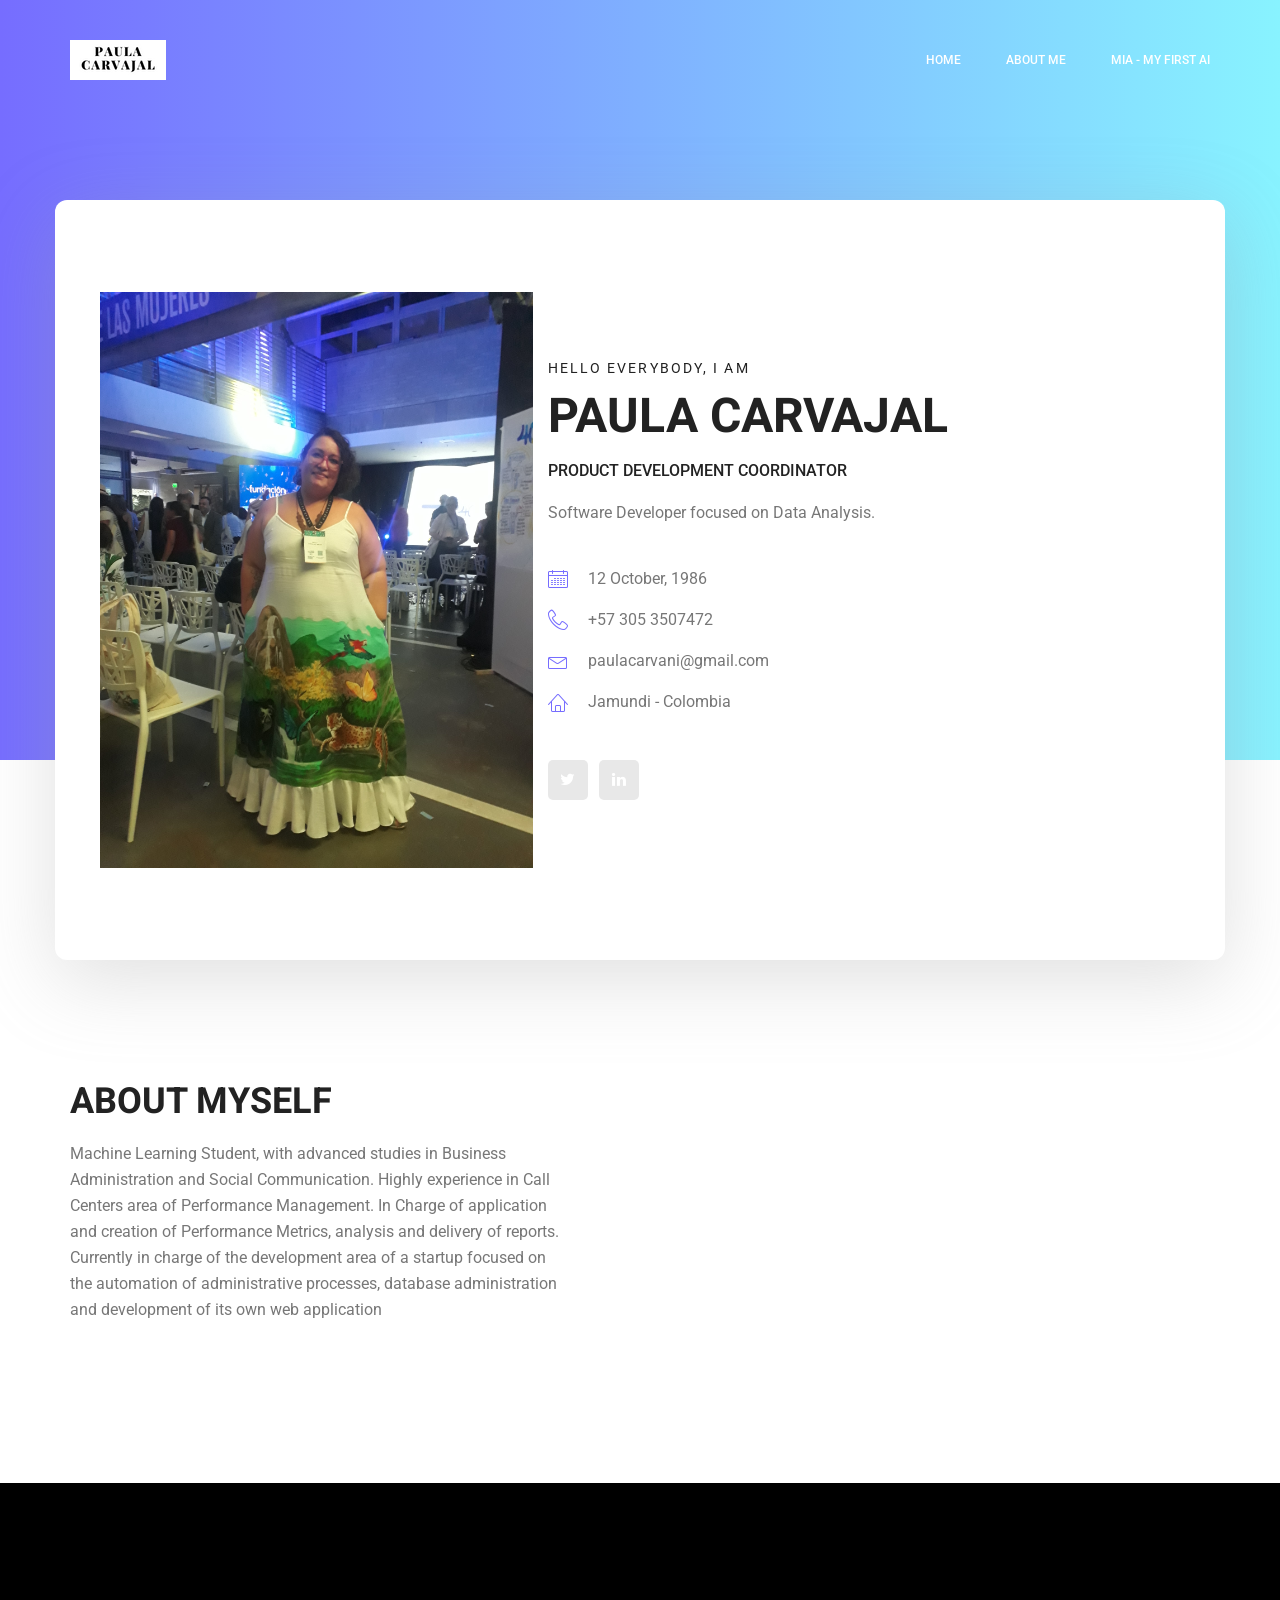
<file: index.html>
<!doctype html>
<html lang="en">
    <head>
        <!-- Required meta tags -->
        <meta charset="utf-8">
        <meta name="viewport" content="width=device-width, initial-scale=1, shrink-to-fit=no">
        <link rel="icon" href="img/favicon.png" type="image/png">
        <title>Paula Carvajal</title>
        <!-- Bootstrap CSS -->
        <link rel="stylesheet" href="css/bootstrap.css">
        <link rel="stylesheet" href="vendors/linericon/style.css">
        <link rel="stylesheet" href="css/font-awesome.min.css">
        <link rel="stylesheet" href="vendors/owl-carousel/owl.carousel.min.css">
        <link rel="stylesheet" href="vendors/lightbox/simpleLightbox.css">
        <link rel="stylesheet" href="vendors/nice-select/css/nice-select.css">
        <link rel="stylesheet" href="vendors/animate-css/animate.css">
        <link rel="stylesheet" href="vendors/popup/magnific-popup.css">
        <link rel="stylesheet" href="vendors/flaticon/flaticon.css">
        <!-- main css -->
        <link rel="stylesheet" href="css/style.css">
        <link rel="stylesheet" href="css/responsive.css">
    </head>
    <body>
        
        <!--================Header Menu Area =================-->
        <header class="header_area">
            <div class="main_menu">
            	<nav class="navbar navbar-expand-lg navbar-light">
					<div class="container box_1620">
						<!-- Brand and toggle get grouped for better mobile display -->
						<a class="navbar-brand logo_h" href="index.html"><img src="img/logo.png" alt=""></a>
						<button class="navbar-toggler" type="button" data-toggle="collapse" data-target="#navbarSupportedContent" aria-controls="navbarSupportedContent" aria-expanded="false" aria-label="Toggle navigation">
							<span class="icon-bar"></span>
							<span class="icon-bar"></span>
							<span class="icon-bar"></span>
						</button>
						<!-- Collect the nav links, forms, and other content for toggling -->
						<div class="collapse navbar-collapse offset" id="navbarSupportedContent">
							<ul class="nav navbar-nav menu_nav ml-auto">
								<li class="nav-item active"><a class="nav-link" href="index.html">Home</a></li> 
								<li class="nav-item"><a class="nav-link" href="about-us.html">About Me</a></li> 
								<li class="nav-item"><a class="nav-link" href="mia.html">MIA - My First AI</a></li> 
							</ul>
						</div> 
					</div>
            	</nav>
            </div>
        </header>
        <!--================Header Menu Area =================-->
        
        <!--================Home Banner Area =================-->
        <section class="home_banner_area">
           	<div class="container box_1620">
           		<div class="banner_inner d-flex align-items-center">
					<div class="banner_content">
						<div class="media">
							<div class="col-lg-5">
								<img class="img-fluid" src="img/personal-2.jpg" alt="">
							</div>
							<div class="media-body">
								<div class="personal_text">
									<h6>Hello Everybody, i am</h6>
									<h3>Paula Carvajal</h3>
									<h4>Product Development Coordinator</h4>
									<p>Software Developer focused on Data Analysis.</p>
									<ul class="list basic_info">
										<li><a href="#"><i class="lnr lnr-calendar-full"></i> 12 October, 1986</a></li>
										<li><a href="#"><i class="lnr lnr-phone-handset"></i> +57 305 3507472</a></li>
										<li><a href="#"><i class="lnr lnr-envelope"></i> paulacarvani@gmail.com</a></li>
										<li><a href="#"><i class="lnr lnr-home"></i> Jamundi - Colombia</a></li>
									</ul>
									<ul class="list personal_social">
										<li><a href="https://twitter.com/paulacarvani"><i class="fa fa-twitter"></i></a></li>
										<li><a href="https://www.linkedin.com/in/paulacarvani/"><i class="fa fa-linkedin"></i></a></li>
									</ul>
								</div>
							</div>
						</div>
					</div>
				</div>
            </div>
        </section>
        <!--================End Home Banner Area =================-->
        
        <!--================Welcome Area =================-->
        <section class="welcome_area p_120">
        	<div class="container">
        		<div class="row welcome_inner">
        			<div class="col-lg-6">
        				<div class="welcome_text">
        					<h4>About Myself</h4>
        					<p>Machine Learning Student, with advanced studies in Business Administration and Social
								Communication. Highly experience in Call Centers area of Performance Management. In Charge of application and
								creation of Performance Metrics, analysis and delivery of reports. Currently in charge of the development area of a
								startup focused on the automation of administrative processes, database administration and development of its own
								web application</p>
        				</div>
        			</div>
        		</div>
        	</div>
        </section>
        <!--================End Welcome Area =================-->
        

<!--================Footer Area =================-->
<footer class="footer_area p_120">
	<div class="container">
		<div class="row footer_inner">
			<div class="col-lg-5 col-sm-6">
			</div>
		</div>
	</div>
</footer>
<!--================End Footer Area =================-->
        
        
        
        
        
        
        <!-- Optional JavaScript -->
        <!-- jQuery first, then Popper.js, then Bootstrap JS -->
        <script src="js/jquery-3.3.1.min.js"></script>
        <script src="js/popper.js"></script>
        <script src="js/bootstrap.min.js"></script>
        <script src="js/stellar.js"></script>
        <script src="vendors/lightbox/simpleLightbox.min.js"></script>
        <script src="vendors/nice-select/js/jquery.nice-select.min.js"></script>
        <script src="vendors/isotope/imagesloaded.pkgd.min.js"></script>
        <script src="vendors/isotope/isotope.pkgd.min.js"></script>
        <script src="vendors/owl-carousel/owl.carousel.min.js"></script>
        <script src="vendors/popup/jquery.magnific-popup.min.js"></script>
        <script src="js/jquery.ajaxchimp.min.js"></script>
        <script src="vendors/counter-up/jquery.waypoints.min.js"></script>
        <script src="vendors/counter-up/jquery.counterup.min.js"></script>
        <script src="js/mail-script.js"></script>
        <script src="js/theme.js"></script>
    </body>
</html>
</file>
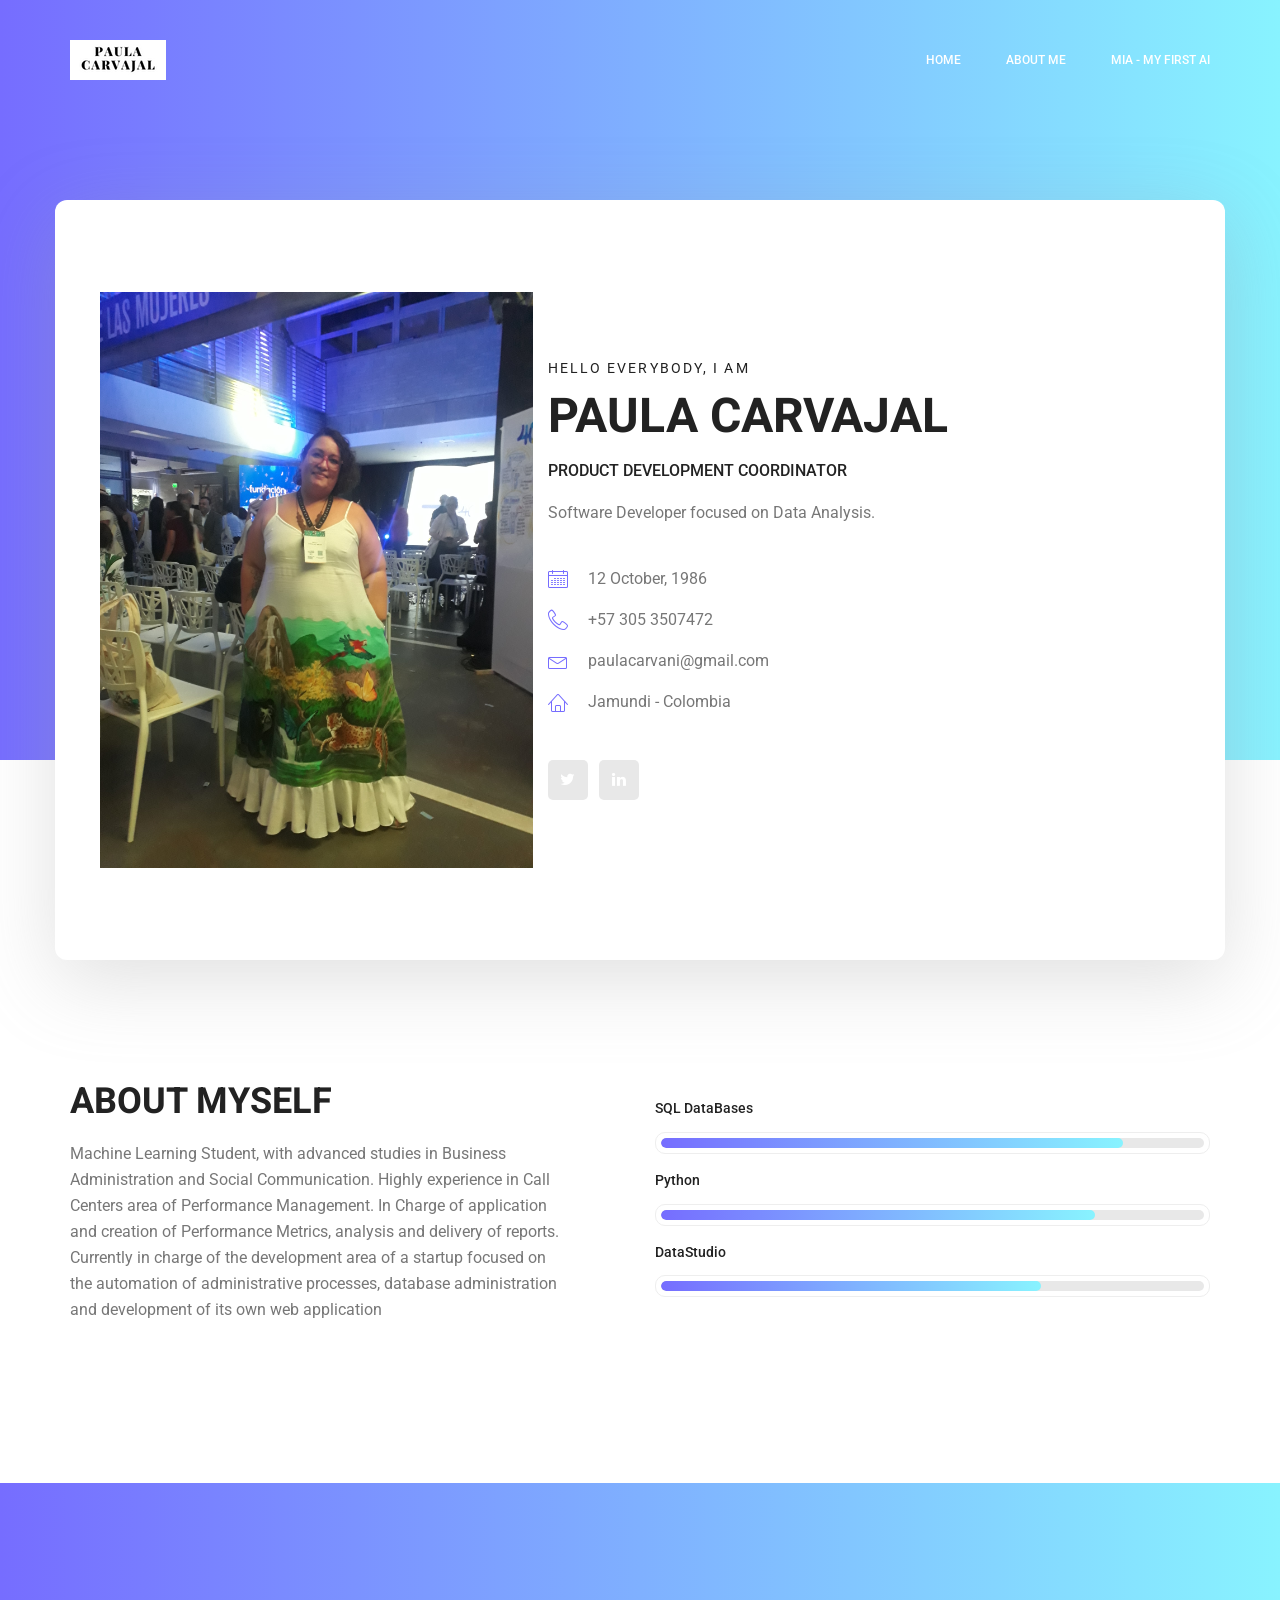
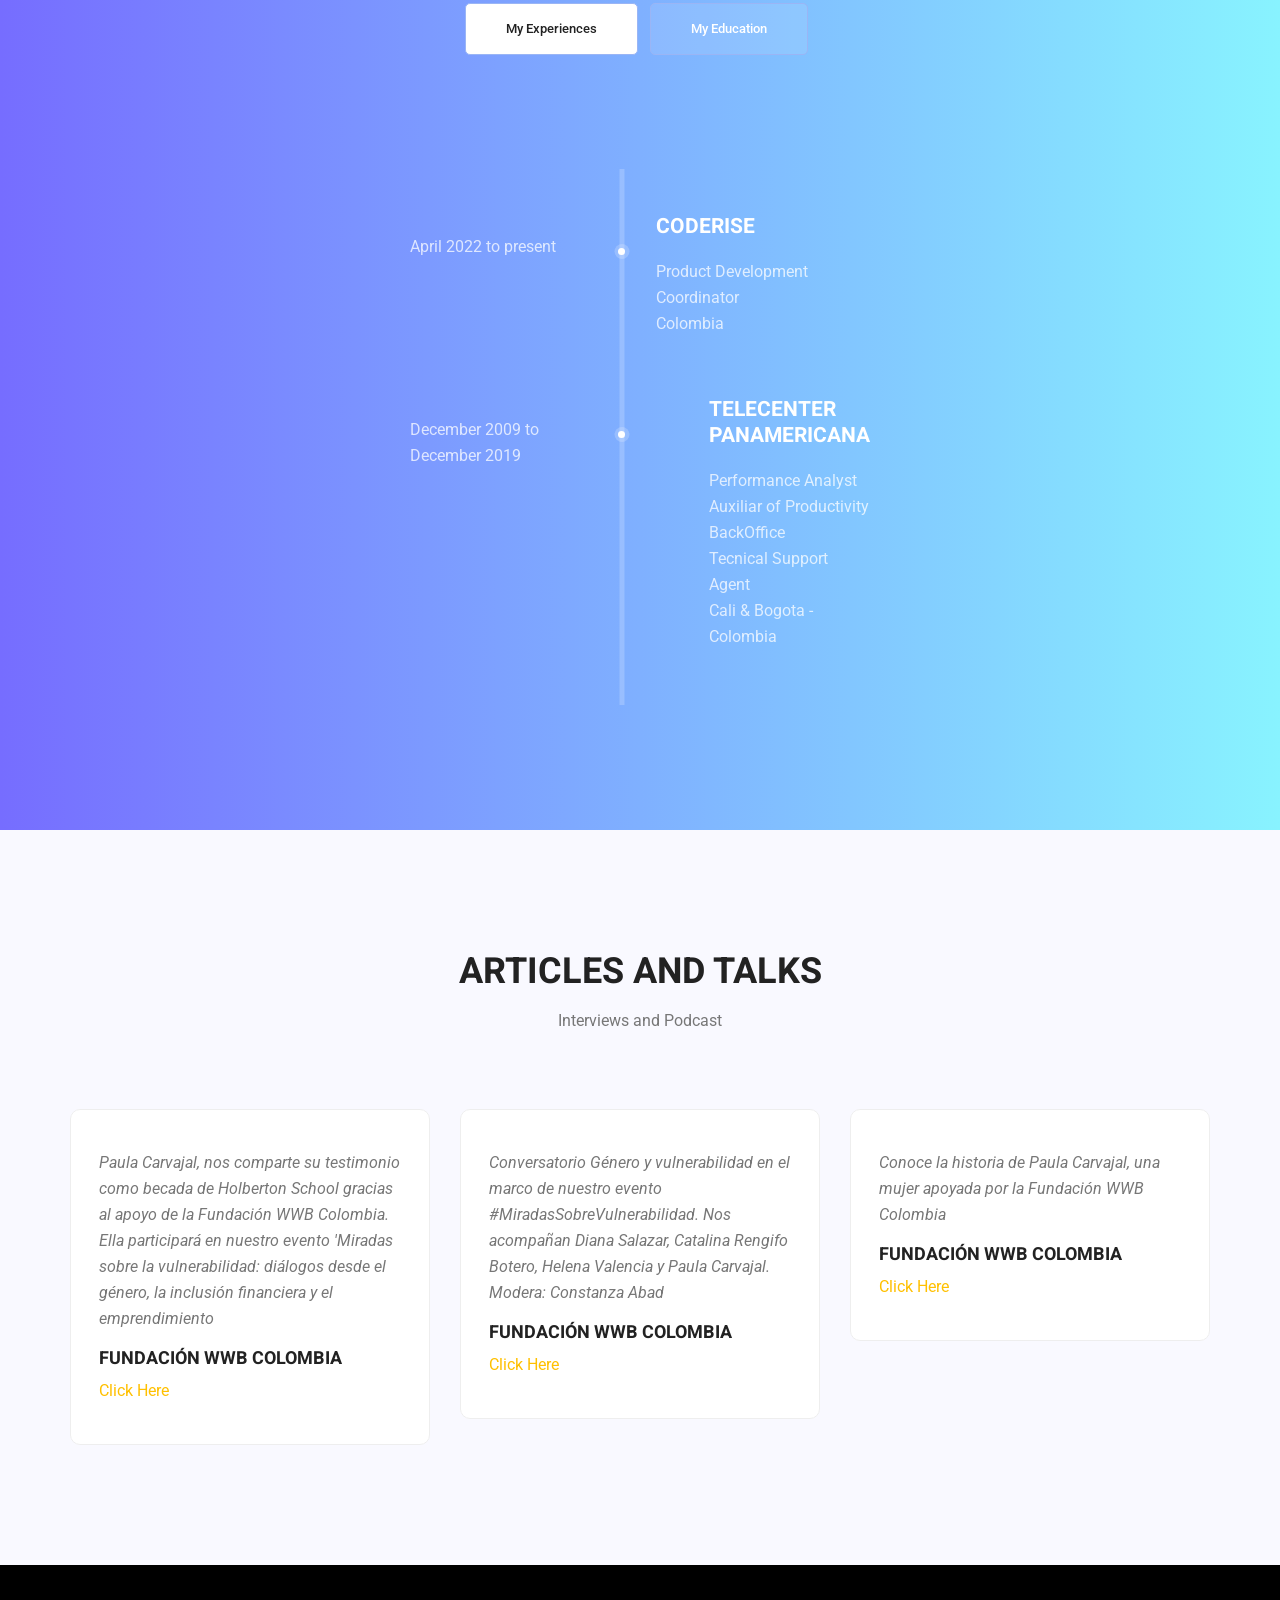
<file: about-us.html>
<!DOCTYPE html>
<html lang="en">
  <head>
    <!-- Required meta tags -->
    <meta charset="utf-8" />
    <meta
      name="viewport"
      content="width=device-width, initial-scale=1, shrink-to-fit=no"
    />
    <link rel="icon" href="img/favicon.png" type="image/png" />	
    <title>About Me</title>
    <!-- Bootstrap CSS -->
    <link rel="stylesheet" href="css/bootstrap.css" />
    <link rel="stylesheet" href="vendors/linericon/style.css" />
    <link rel="stylesheet" href="css/font-awesome.min.css" />
    <link rel="stylesheet" href="vendors/owl-carousel/owl.carousel.min.css" />
    <link rel="stylesheet" href="vendors/lightbox/simpleLightbox.css" />
    <link rel="stylesheet" href="vendors/nice-select/css/nice-select.css" />
    <link rel="stylesheet" href="vendors/animate-css/animate.css" />
    <link rel="stylesheet" href="vendors/popup/magnific-popup.css" />
    <!-- main css -->
    <link rel="stylesheet" href="css/style.css" />
    <link rel="stylesheet" href="css/responsive.css" />
  </head>
  <body>
    <!--================Header Menu Area =================-->
    <header class="header_area">
      <div class="main_menu">
        <nav class="navbar navbar-expand-lg navbar-light">
          <div class="container box_1620">
            <!-- Brand and toggle get grouped for better mobile display -->
            <a class="navbar-brand logo_h" href="index.html"
              ><img src="img/logo.png" alt=""
            /></a>
            <button
              class="navbar-toggler"
              type="button"
              data-toggle="collapse"
              data-target="#navbarSupportedContent"
              aria-controls="navbarSupportedContent"
              aria-expanded="false"
              aria-label="Toggle navigation"
            >
              <span class="icon-bar"></span>
              <span class="icon-bar"></span>
              <span class="icon-bar"></span>
            </button>
            <!-- Collect the nav links, forms, and other content for toggling -->
            <div
              class="collapse navbar-collapse offset"
              id="navbarSupportedContent"
            >
              <ul class="nav navbar-nav menu_nav ml-auto">
                <li class="nav-item active">
                  <a class="nav-link" href="index.html">Home</a>
                </li>
                <li class="nav-item">
                  <a class="nav-link" href="about-us.html">About Me</a>
                </li>
                <li class="nav-item">
                  <a class="nav-link" href="mia.html"
                    >MIA - My First AI</a
                  >
                </li>
              </ul>
            </div>
          </div>
        </nav>
      </div>
    </header>
    <!--================Header Menu Area =================-->

    <!--================Home Banner Area =================-->
    <section class="home_banner_area">
      <div class="container box_1620">
        <div class="banner_inner d-flex align-items-center">
          <div class="banner_content">
            <div class="media">
              <div class="col-lg-5">
                <img class="img-fluid" src="img/personal-2.jpg" alt="" />
              </div>
              <div class="media-body">
                <div class="personal_text">
                  <h6>Hello Everybody, i am</h6>
                  <h3>Paula Carvajal</h3>
                  <h4>Product Development Coordinator</h4>
                  <p>Software Developer focused on Data Analysis.</p>
                  <ul class="list basic_info">
                    <li>
                      <a href="#"
                        ><i class="lnr lnr-calendar-full"></i> 12 October,
                        1986</a
                      >
                    </li>
                    <li>
                      <a href="#"
                        ><i class="lnr lnr-phone-handset"></i> +57 305
                        3507472</a
                      >
                    </li>
                    <li>
                      <a href="#"
                        ><i class="lnr lnr-envelope"></i>
                        paulacarvani@gmail.com</a
                      >
                    </li>
                    <li>
                      <a href="#"
                        ><i class="lnr lnr-home"></i> Jamundi - Colombia</a
                      >
                    </li>
                  </ul>
                  <ul class="list personal_social">
                    <li>
                      <a href="https://twitter.com/paulacarvani"
                        ><i class="fa fa-twitter"></i
                      ></a>
                    </li>
                    <li>
                      <a href="https://www.linkedin.com/in/paulacarvani/"
                        ><i class="fa fa-linkedin"></i
                      ></a>
                    </li>
                  </ul>
                </div>
              </div>
            </div>
          </div>
        </div>
      </div>
    </section>
    <!--================End Home Banner Area =================-->

    <!--================Welcome Area =================-->
    <section class="welcome_area p_120">
      <div class="container">
        <div class="row welcome_inner">
          <div class="col-lg-6">
            <div class="welcome_text">
              <h4>About Myself</h4>
              <p>
                Machine Learning Student, with advanced studies in Business
                Administration and Social Communication. Highly experience in
                Call Centers area of Performance Management. In Charge of
                application and creation of Performance Metrics, analysis and
                delivery of reports. Currently in charge of the development area
                of a startup focused on the automation of administrative
                processes, database administration and development of its own
                web application
              </p>
            </div>
          </div>
          <div class="col-lg-6">
            <div class="tools_expert">
              <div class="skill_main">
                <div class="skill_item">
                  <h4>SQL DataBases</h4>
                  <div class="progress_br">
                    <div class="progress">
                      <div
                        class="progress-bar"
                        role="progressbar"
                        aria-valuenow="85"
                        aria-valuemin="0"
                        aria-valuemax="100"
                      ></div>
                    </div>
                  </div>
                </div>
                <div class="skill_item">
                  <h4>Python</h4>
                  <div class="progress_br">
                    <div class="progress">
                      <div
                        class="progress-bar"
                        role="progressbar"
                        aria-valuenow="80"
                        aria-valuemin="0"
                        aria-valuemax="100"
                      ></div>
                    </div>
                  </div>
                </div>
                <div class="skill_item">
                  <h4>DataStudio</h4>
                  <div class="progress_br">
                    <div class="progress">
                      <div
                        class="progress-bar"
                        role="progressbar"
                        aria-valuenow="70"
                        aria-valuemin="0"
                        aria-valuemax="100"
                      ></div>
                    </div>
                  </div>
                </div>
              </div>
            </div>
          </div>
        </div>
      </div>
    </section>
    <!--================End Welcome Area =================-->

    <!--================My Tabs Area =================-->
    <section class="mytabs_area p_120">
      <div class="container">
        <div class="tabs_inner">
          <ul class="nav nav-tabs" id="myTab" role="tablist">
            <li class="nav-item">
              <a
                class="nav-link active"
                id="home-tab"
                data-toggle="tab"
                href="#home"
                role="tab"
                aria-controls="home"
                aria-selected="true"
                >My Experiences</a
              >
            </li>
            <li class="nav-item">
              <a
                class="nav-link"
                id="profile-tab"
                data-toggle="tab"
                href="#profile"
                role="tab"
                aria-controls="profile"
                aria-selected="false"
                >My Education</a
              >
            </li>
          </ul>
          <div class="tab-content" id="myTabContent">
            <div
              class="tab-pane fade show active"
              id="home"
              role="tabpanel"
              aria-labelledby="home-tab"
            >
              <ul class="list">
                <li>
                  <span></span>
                  <div class="media">
                    <div class="d-flex">
                      <p>April 2022 to present</p>
                    </div>
                    <div class="media-body">
                      <h4>Coderise</h4>
                      <p>Product Development Coordinator <br />Colombia</p>
                    </div>
                  </div>
                </li>
                <li>
                  <span></span>
                  <div class="media">
                    <div class="d-flex">
                      <p>December 2009 to December 2019</p>
                    </div>
                    <div class="media-body">
                      <h4>Telecenter Panamericana</h4>
                      <p>
                        Performance Analyst <br />Auxiliar of Productivity
                        <br />BackOffice <br />Tecnical Support Agent <br />Cali
                        & Bogota - Colombia
                      </p>
                    </div>
                  </div>
                </li>
              </ul>
            </div>
            <div
              class="tab-pane fade"
              id="profile"
              role="tabpanel"
              aria-labelledby="profile-tab"
            >
              <ul class="list">
                <li>
                  <span></span>
                  <div class="media">
                    <div class="d-flex">
                      <p>July 2022 to present</p>
                    </div>
                    <div class="media-body">
                      <h4>Machine Learning</h4>
                      <p>Holberton Colombia</p>
                    </div>
                  </div>
                </li>
                <li>
                  <span></span>
                  <div class="media">
                    <div class="d-flex">
                      <p>April 2023 - 120 hours</p>
                    </div>
                    <div class="media-body">
                      <h4>Project Manager</h4>
                      <p>Politécnico de Colombia</p>
                    </div>
                  </div>
                </li>
				<li>
					<span></span>
					<div class="media">
					  <div class="d-flex">
						<p>Jun 2021 to Mar 2022</p>
					  </div>
					  <div class="media-body">
						<h4>Software Foundations</h4>
						<p>Holberton Colombia</p>
					  </div>
					</div>
				  </li>      
              </ul>
            </div>
          </div>
        </div>
      </div>
    </section>
    <!--================End My Tabs Area =================-->

    <!--================Testimonials Area =================-->
    <section class="testimonials_area p_120">
      <div class="container">
        <div class="main_title">
          <h2>Articles and Talks</h2>
          <p>Interviews and Podcast</p>
        </div>
        <div class="testi_inner">
          <div class="testi_slider owl-carousel">
            <div class="item">
              <div class="testi_item">
                <p>
                  Paula Carvajal, nos comparte su testimonio como becada de
                  Holberton School gracias al apoyo de la Fundación WWB
                  Colombia. Ella participará en nuestro evento 'Miradas sobre la
                  vulnerabilidad: diálogos desde el género, la inclusión
                  financiera y el emprendimiento
                </p>
                <h4>Fundación WWB Colombia</h4>
                <a
                  href="https://www.facebook.com/FundacionWWBCol/videos/608107763727321/"
                  >Click Here</a
                >
              </div>
            </div>
            <div class="item">
              <div class="testi_item">
                <p>
                  Conversatorio Género y vulnerabilidad en el marco de nuestro
                  evento #MiradasSobreVulnerabilidad. Nos acompañan Diana
                  Salazar, Catalina Rengifo Botero, Helena Valencia y Paula
                  Carvajal. Modera: Constanza Abad
                </p>
                <h4>Fundación WWB Colombia</h4>
                <a
                  href="https://www.facebook.com/FundacionWWBCol/videos/270920838335169/"
                  >Click Here</a
                >
              </div>
            </div>
            <div class="item">
              <div class="testi_item">
                <p>
                  Conoce la historia de Paula Carvajal, una mujer apoyada por la
                  Fundación WWB Colombia
                </p>
                <h4>Fundación WWB Colombia</h4>
                <a
                  href="https://open.spotify.com/episode/6uS0p024GgC6TUqE2veStK?si=E-OIaah_TfO1OAzFF5XT9w&nd=1"
                  >Click Here</a
                >
              </div>
            </div>
          </div>
        </div>
      </div>
    </section>
    <!--================End Testimonials Area =================-->

<!--================Footer Area =================-->
<footer class="footer_area p_120">
	<div class="container">
		<div class="row footer_inner">
			<div class="col-lg-5 col-sm-6">
			</div>
		</div>
	</div>
</footer>
<!--================End Footer Area =================-->

    <!-- Optional JavaScript -->
    <!-- jQuery first, then Popper.js, then Bootstrap JS -->
    <script src="js/jquery-3.3.1.min.js"></script>
    <script src="js/popper.js"></script>
    <script src="js/bootstrap.min.js"></script>
    <script src="js/stellar.js"></script>
    <script src="vendors/lightbox/simpleLightbox.min.js"></script>
    <script src="vendors/nice-select/js/jquery.nice-select.min.js"></script>
    <script src="vendors/isotope/imagesloaded.pkgd.min.js"></script>
    <script src="vendors/isotope/isotope.pkgd.min.js"></script>
    <script src="vendors/owl-carousel/owl.carousel.min.js"></script>
    <script src="vendors/popup/jquery.magnific-popup.min.js"></script>
    <script src="js/jquery.ajaxchimp.min.js"></script>
    <script src="vendors/counter-up/jquery.waypoints.min.js"></script>
    <script src="vendors/counter-up/jquery.counterup.min.js"></script>
    <script src="js/mail-script.js"></script>
    <script src="js/theme.js"></script>
  </body>
</html>
</file>
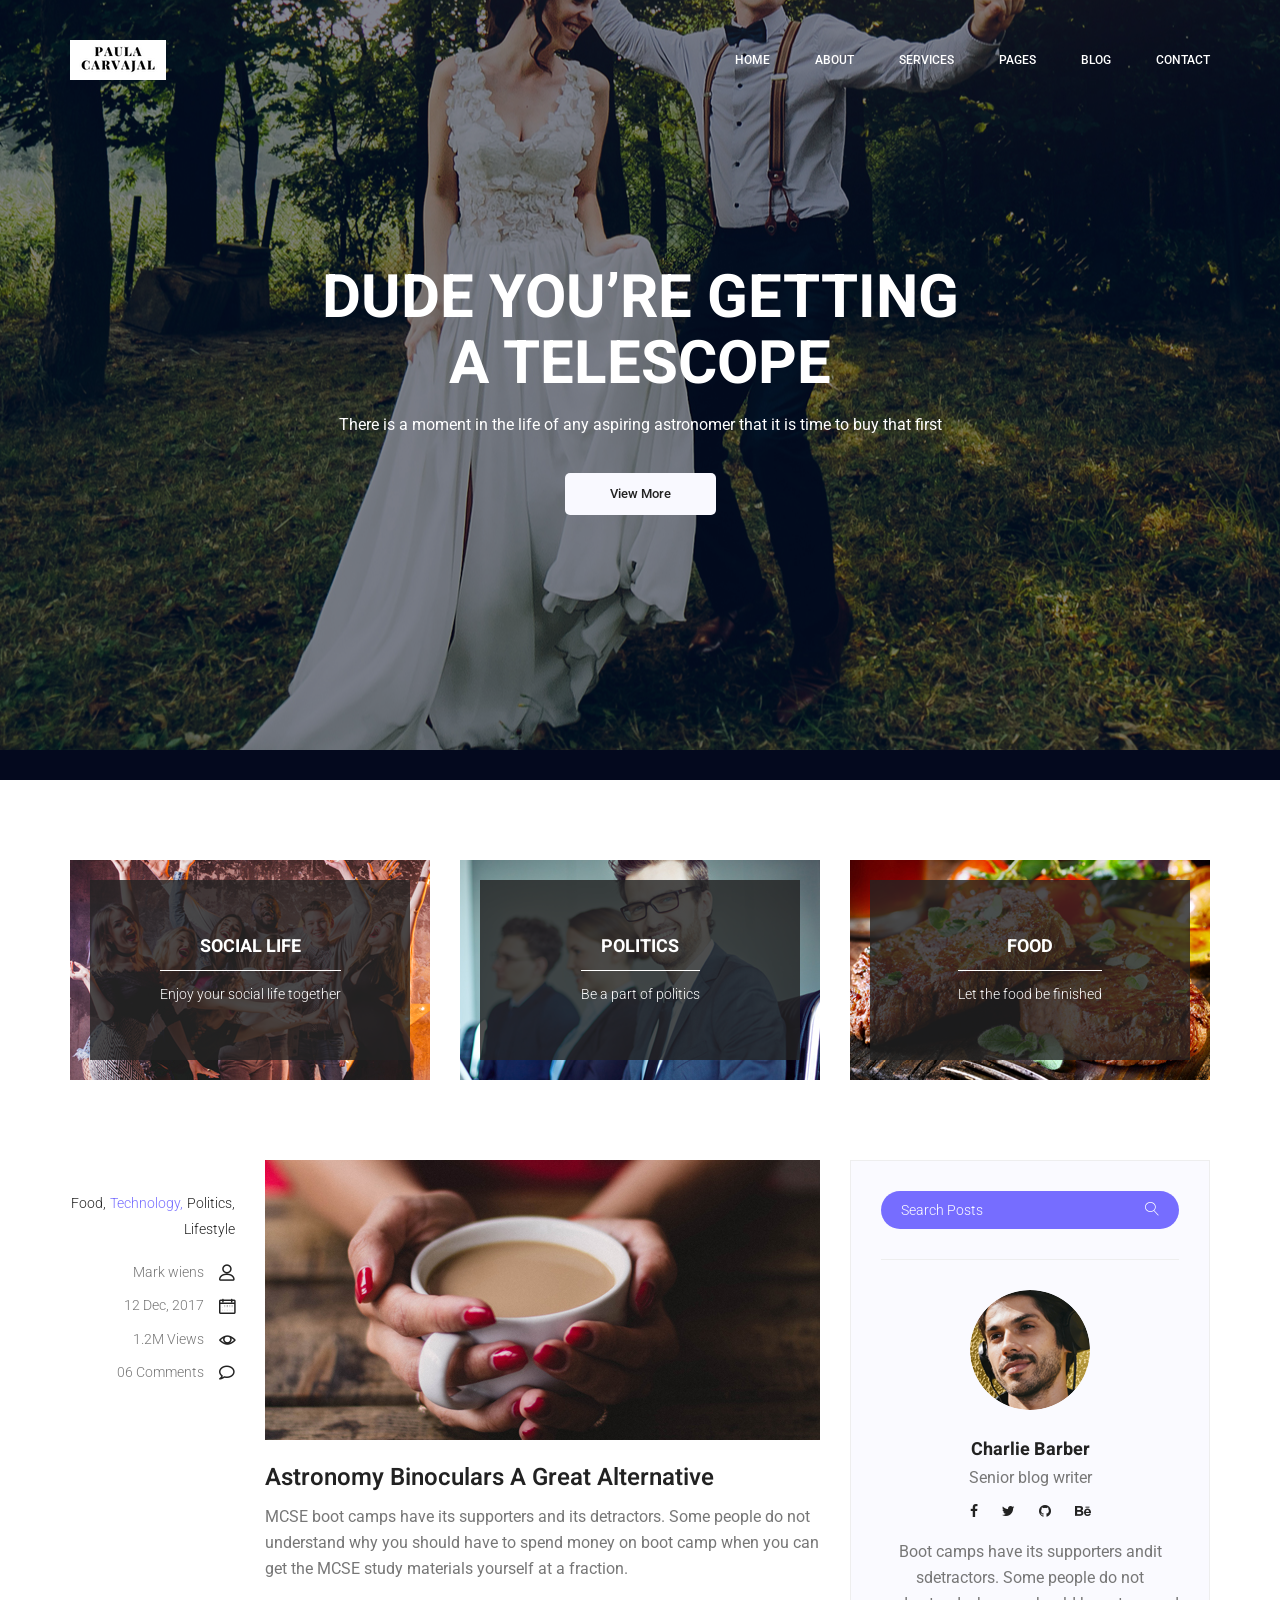
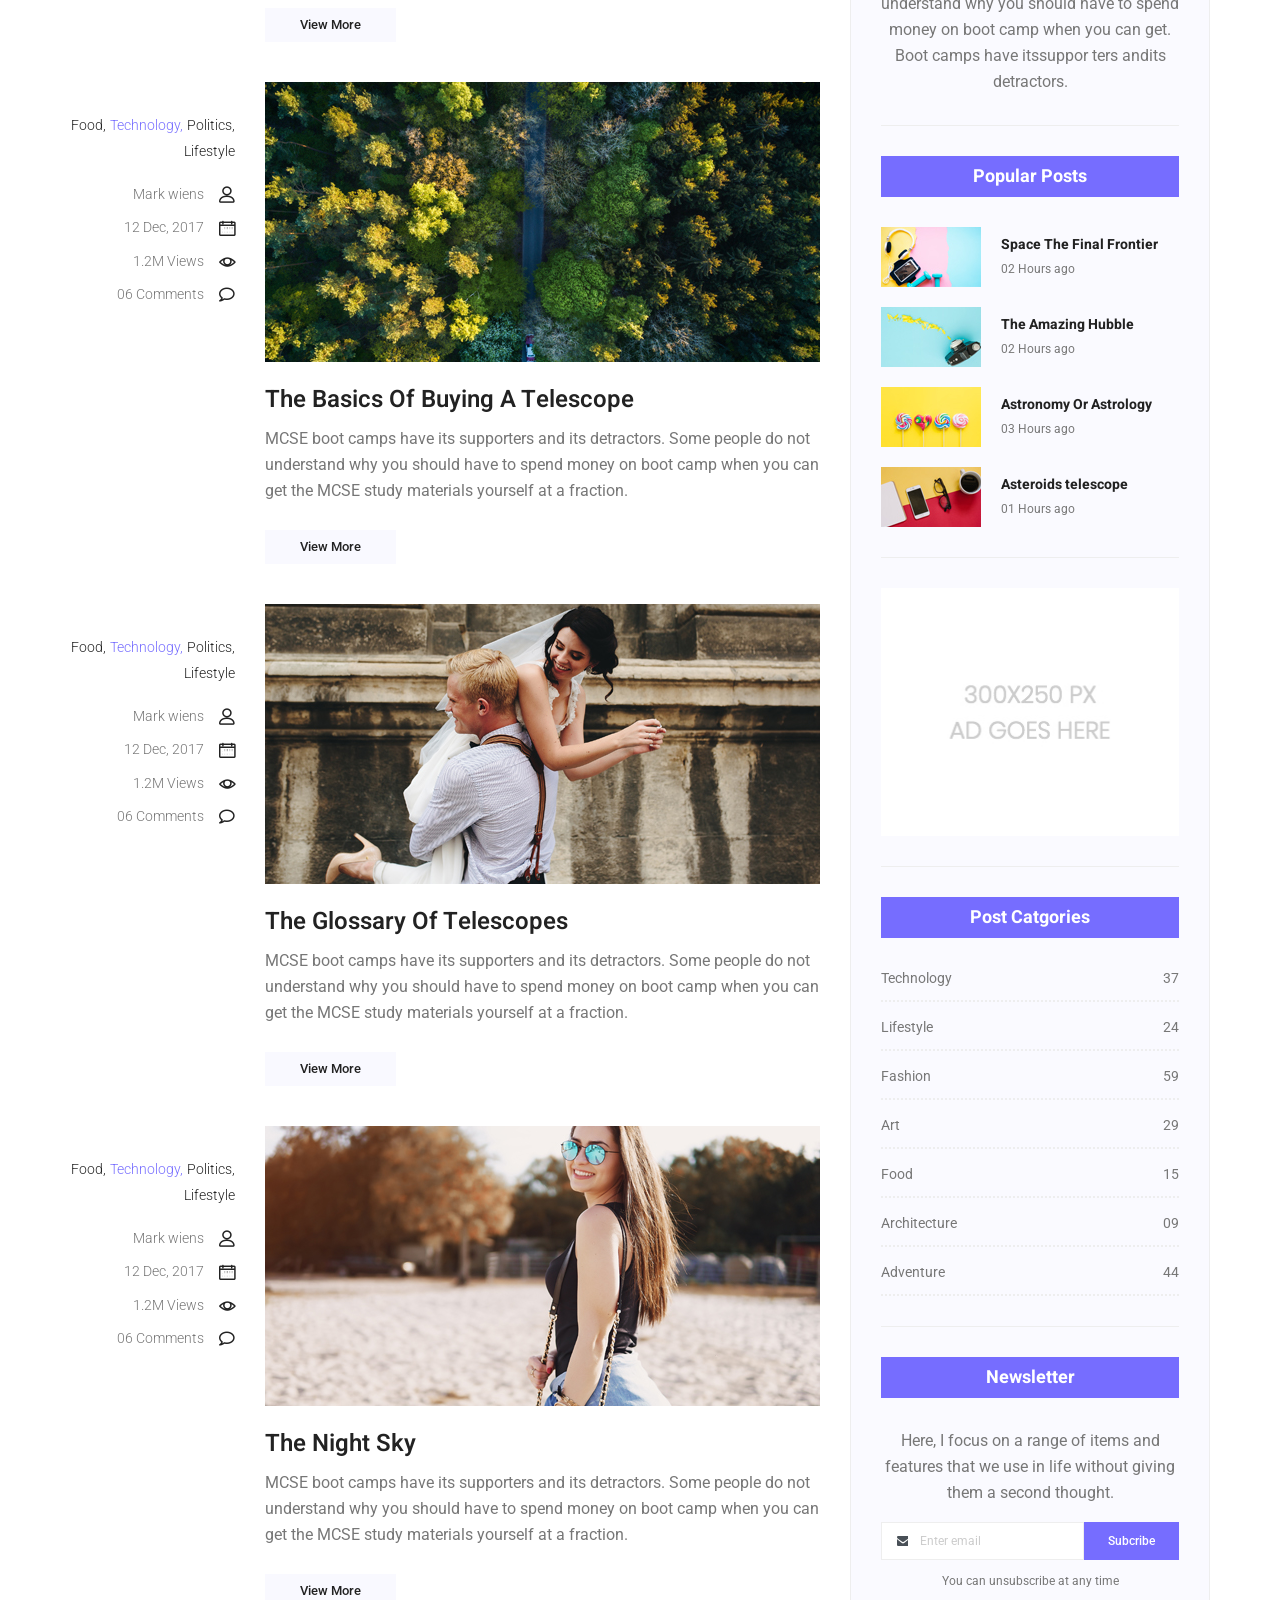
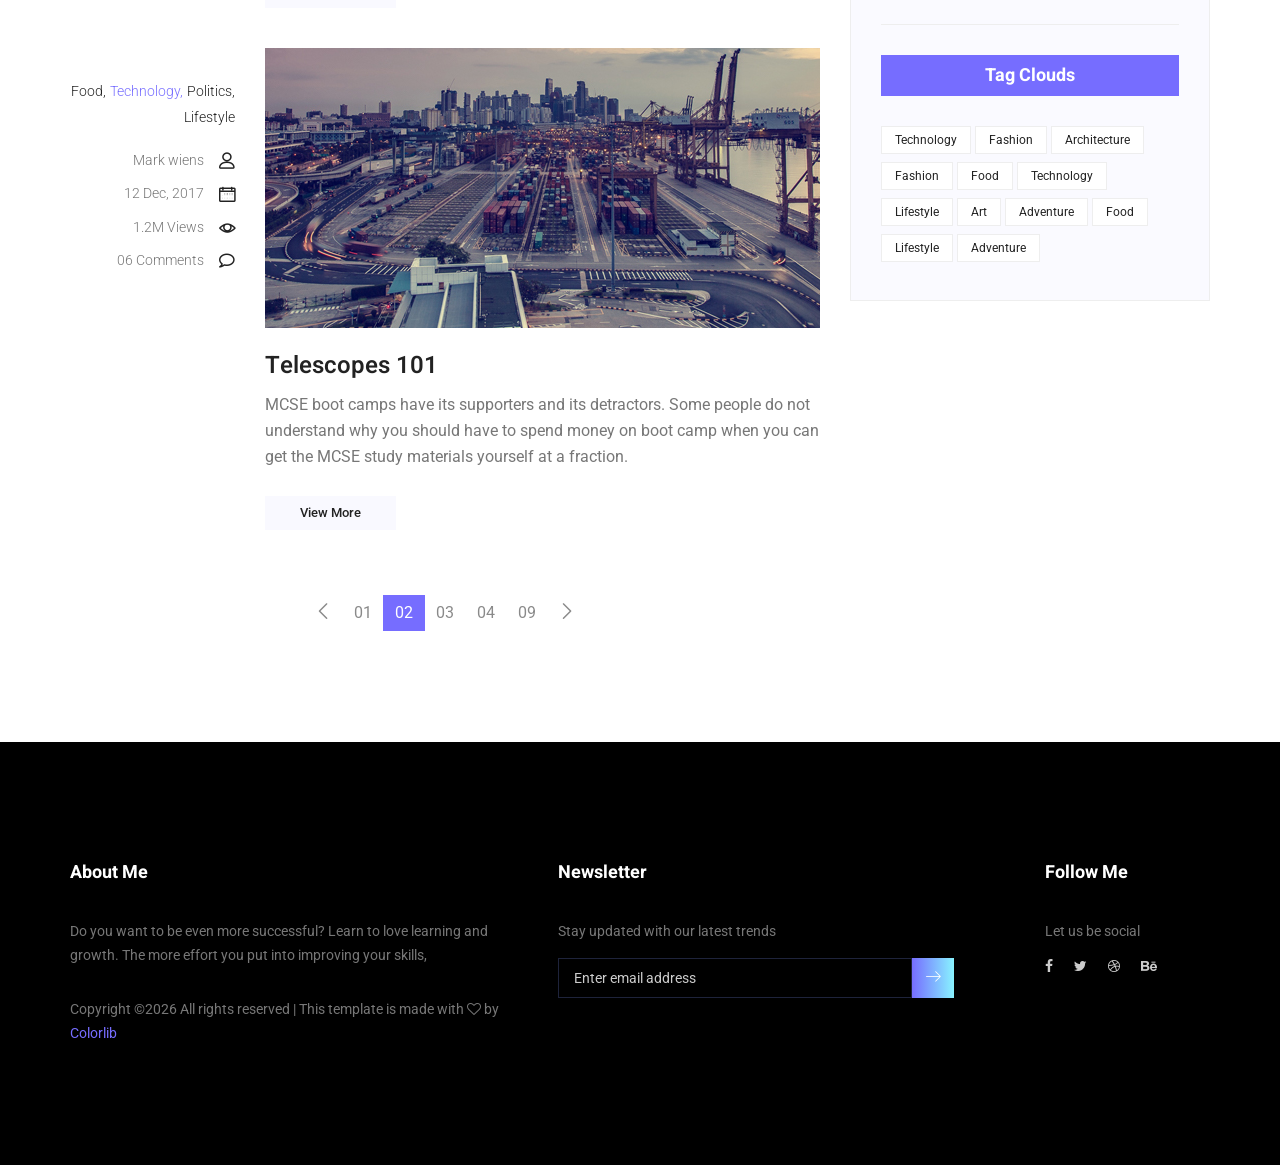
<file: blog.html>
<!doctype html>
<html lang="en">
    <head>
        <!-- Required meta tags -->
        <meta charset="utf-8">
        <meta name="viewport" content="width=device-width, initial-scale=1, shrink-to-fit=no">
        <link rel="icon" href="img/favicon.png" type="image/png">
        <title>MeetMe Personal</title>
        <!-- Bootstrap CSS -->
        <link rel="stylesheet" href="css/bootstrap.css">
        <link rel="stylesheet" href="vendors/linericon/style.css">
        <link rel="stylesheet" href="css/font-awesome.min.css">
        <link rel="stylesheet" href="vendors/owl-carousel/owl.carousel.min.css">
        <link rel="stylesheet" href="vendors/lightbox/simpleLightbox.css">
        <link rel="stylesheet" href="vendors/nice-select/css/nice-select.css">
        <link rel="stylesheet" href="vendors/animate-css/animate.css">
        <link rel="stylesheet" href="vendors/popup/magnific-popup.css">
        <!-- main css -->
        <link rel="stylesheet" href="css/style.css">
        <link rel="stylesheet" href="css/responsive.css">
    </head>
    <body>
        
        <!--================Header Menu Area =================-->
        <header class="header_area">
            <div class="main_menu">
            	<nav class="navbar navbar-expand-lg navbar-light">
					<div class="container box_1620">
						<!-- Brand and toggle get grouped for better mobile display -->
						<a class="navbar-brand logo_h" href="index.html"><img src="img/logo.png" alt=""></a>
						<button class="navbar-toggler" type="button" data-toggle="collapse" data-target="#navbarSupportedContent" aria-controls="navbarSupportedContent" aria-expanded="false" aria-label="Toggle navigation">
							<span class="icon-bar"></span>
							<span class="icon-bar"></span>
							<span class="icon-bar"></span>
						</button>
						<!-- Collect the nav links, forms, and other content for toggling -->
						<div class="collapse navbar-collapse offset" id="navbarSupportedContent">
							<ul class="nav navbar-nav menu_nav ml-auto">
								<li class="nav-item active"><a class="nav-link" href="index.html">Home</a></li> 
								<li class="nav-item"><a class="nav-link" href="about-us.html">About</a></li> 
								<li class="nav-item"><a class="nav-link" href="services.html">Services</a></li> 
								<li class="nav-item submenu dropdown">
									<a href="#" class="nav-link dropdown-toggle" data-toggle="dropdown" role="button" aria-haspopup="true" aria-expanded="false">Pages</a>
									<ul class="dropdown-menu">
										<li class="nav-item"><a class="nav-link" href="portfolio.html">Portfolio</a></li>
										<li class="nav-item"><a class="nav-link" href="elements.html">Elements</a></li>
									</ul>
								</li> 
								<li class="nav-item submenu dropdown">
									<a href="#" class="nav-link dropdown-toggle" data-toggle="dropdown" role="button" aria-haspopup="true" aria-expanded="false">Blog</a>
									<ul class="dropdown-menu">
										<li class="nav-item"><a class="nav-link" href="blog.html">Blog</a></li>
										<li class="nav-item"><a class="nav-link" href="single-blog.html">Blog Details</a></li>
									</ul>
								</li> 
								<li class="nav-item"><a class="nav-link" href="contact.html">Contact</a></li>
							</ul>
						</div> 
					</div>
            	</nav>
            </div>
        </header>
        <!--================Header Menu Area =================-->
        
        <!--================Home Banner Area =================-->
        <section class="home_banner_area blog_banner">
            <div class="banner_inner d-flex align-items-center">
            	<div class="overlay bg-parallax" data-stellar-ratio="0.9" data-stellar-vertical-offset="0" data-background=""></div>
				<div class="container">
					<div class="blog_b_text text-center">
						<h2>Dude You’re Getting <br /> a Telescope</h2>
						<p>There is a moment in the life of any aspiring astronomer that it is time to buy that first</p>
						<a class="white_bg_btn" href="#">View More</a>
					</div>
				</div>
            </div>
        </section>
        <!--================End Home Banner Area =================-->
        
        <!--================Blog Categorie Area =================-->
        <section class="blog_categorie_area">
            <div class="container">
                <div class="row">
                    <div class="col-lg-4">
                        <div class="categories_post">
                            <img src="img/blog/cat-post/cat-post-3.jpg" alt="post">
                            <div class="categories_details">
                                <div class="categories_text">
                                    <a href="blog-details.html"><h5>Social Life</h5></a>
                                    <div class="border_line"></div>
                                    <p>Enjoy your social life together</p>
                                </div>
                            </div>
                        </div>
                    </div>
                    <div class="col-lg-4">
                        <div class="categories_post">
                            <img src="img/blog/cat-post/cat-post-2.jpg" alt="post">
                            <div class="categories_details">
                                <div class="categories_text">
                                    <a href="blog-details.html"><h5>Politics</h5></a>
                                    <div class="border_line"></div>
                                    <p>Be a part of politics</p>
                                </div>
                            </div>
                        </div>
                    </div>
                    <div class="col-lg-4">
                        <div class="categories_post">
                            <img src="img/blog/cat-post/cat-post-1.jpg" alt="post">
                            <div class="categories_details">
                                <div class="categories_text">
                                    <a href="blog-details.html"><h5>Food</h5></a>
                                    <div class="border_line"></div>
                                    <p>Let the food be finished</p>
                                </div>
                            </div>
                        </div>
                    </div>
                </div>
            </div>
        </section>
        <!--================Blog Categorie Area =================-->
        
        <!--================Blog Area =================-->
        <section class="blog_area">
            <div class="container">
                <div class="row">
                    <div class="col-lg-8">
                        <div class="blog_left_sidebar">
                            <article class="row blog_item">
                               <div class="col-md-3">
                                   <div class="blog_info text-right">
                                        <div class="post_tag">
                                            <a href="#">Food,</a>
                                            <a class="active" href="#">Technology,</a>
                                            <a href="#">Politics,</a>
                                            <a href="#">Lifestyle</a>
                                        </div>
                                        <ul class="blog_meta list">
                                            <li><a href="#">Mark wiens<i class="lnr lnr-user"></i></a></li>
                                            <li><a href="#">12 Dec, 2017<i class="lnr lnr-calendar-full"></i></a></li>
                                            <li><a href="#">1.2M Views<i class="lnr lnr-eye"></i></a></li>
                                            <li><a href="#">06 Comments<i class="lnr lnr-bubble"></i></a></li>
                                        </ul>
                                    </div>
                               </div>
                                <div class="col-md-9">
                                    <div class="blog_post">
                                        <img src="img/blog/main-blog/m-blog-1.jpg" alt="">
                                        <div class="blog_details">
                                            <a href="single-blog.html"><h2>Astronomy Binoculars A Great Alternative</h2></a>
                                            <p>MCSE boot camps have its supporters and its detractors. Some people do not understand why you should have to spend money on boot camp when you can get the MCSE study materials yourself at a fraction.</p>
                                            <a href="single-blog.html" class="white_bg_btn">View More</a>
                                        </div>
                                    </div>
                                </div>
                            </article>
                            <article class="row blog_item">
                               <div class="col-md-3">
                                   <div class="blog_info text-right">
                                        <div class="post_tag">
                                            <a href="#">Food,</a>
                                            <a class="active" href="#">Technology,</a>
                                            <a href="#">Politics,</a>
                                            <a href="#">Lifestyle</a>
                                        </div>
                                        <ul class="blog_meta list">
                                            <li><a href="#">Mark wiens<i class="lnr lnr-user"></i></a></li>
                                            <li><a href="#">12 Dec, 2017<i class="lnr lnr-calendar-full"></i></a></li>
                                            <li><a href="#">1.2M Views<i class="lnr lnr-eye"></i></a></li>
                                            <li><a href="#">06 Comments<i class="lnr lnr-bubble"></i></a></li>
                                        </ul>
                                    </div>
                               </div>
                                <div class="col-md-9">
                                    <div class="blog_post">
                                        <img src="img/blog/main-blog/m-blog-2.jpg" alt="">
                                        <div class="blog_details">
                                            <a href="single-blog.html"><h2>The Basics Of Buying A Telescope</h2></a>
                                            <p>MCSE boot camps have its supporters and its detractors. Some people do not understand why you should have to spend money on boot camp when you can get the MCSE study materials yourself at a fraction.</p>
                                            <a href="single-blog.html" class="white_bg_btn">View More</a>
                                        </div>
                                    </div>
                                </div>
                            </article>
                            <article class="row blog_item">
                               <div class="col-md-3">
                                   <div class="blog_info text-right">
                                        <div class="post_tag">
                                            <a href="#">Food,</a>
                                            <a class="active" href="#">Technology,</a>
                                            <a href="#">Politics,</a>
                                            <a href="#">Lifestyle</a>
                                        </div>
                                        <ul class="blog_meta list">
                                            <li><a href="#">Mark wiens<i class="lnr lnr-user"></i></a></li>
                                            <li><a href="#">12 Dec, 2017<i class="lnr lnr-calendar-full"></i></a></li>
                                            <li><a href="#">1.2M Views<i class="lnr lnr-eye"></i></a></li>
                                            <li><a href="#">06 Comments<i class="lnr lnr-bubble"></i></a></li>
                                        </ul>
                                    </div>
                               </div>
                                <div class="col-md-9">
                                    <div class="blog_post">
                                        <img src="img/blog/main-blog/m-blog-3.jpg" alt="">
                                        <div class="blog_details">
                                            <a href="single-blog.html"><h2>The Glossary Of Telescopes</h2></a>
                                            <p>MCSE boot camps have its supporters and its detractors. Some people do not understand why you should have to spend money on boot camp when you can get the MCSE study materials yourself at a fraction.</p>
                                            <a href="single-blog.html" class="white_bg_btn">View More</a>
                                        </div>
                                    </div>
                                </div>
                            </article>
                            <article class="row blog_item">
                               <div class="col-md-3">
                                   <div class="blog_info text-right">
                                        <div class="post_tag">
                                            <a href="#">Food,</a>
                                            <a class="active" href="#">Technology,</a>
                                            <a href="#">Politics,</a>
                                            <a href="#">Lifestyle</a>
                                        </div>
                                        <ul class="blog_meta list">
                                            <li><a href="#">Mark wiens<i class="lnr lnr-user"></i></a></li>
                                            <li><a href="#">12 Dec, 2017<i class="lnr lnr-calendar-full"></i></a></li>
                                            <li><a href="#">1.2M Views<i class="lnr lnr-eye"></i></a></li>
                                            <li><a href="#">06 Comments<i class="lnr lnr-bubble"></i></a></li>
                                        </ul>
                                    </div>
                               </div>
                                <div class="col-md-9">
                                    <div class="blog_post">
                                        <img src="img/blog/main-blog/m-blog-4.jpg" alt="">
                                        <div class="blog_details">
                                            <a href="single-blog.html"><h2>The Night Sky</h2></a>
                                            <p>MCSE boot camps have its supporters and its detractors. Some people do not understand why you should have to spend money on boot camp when you can get the MCSE study materials yourself at a fraction.</p>
                                            <a href="single-blog.html" class="white_bg_btn">View More</a>
                                        </div>
                                    </div>
                                </div>
                            </article>
                            <article class="row blog_item">
                               <div class="col-md-3">
                                   <div class="blog_info text-right">
                                        <div class="post_tag">
                                            <a href="#">Food,</a>
                                            <a class="active" href="#">Technology,</a>
                                            <a href="#">Politics,</a>
                                            <a href="#">Lifestyle</a>
                                        </div>
                                        <ul class="blog_meta list">
                                            <li><a href="#">Mark wiens<i class="lnr lnr-user"></i></a></li>
                                            <li><a href="#">12 Dec, 2017<i class="lnr lnr-calendar-full"></i></a></li>
                                            <li><a href="#">1.2M Views<i class="lnr lnr-eye"></i></a></li>
                                            <li><a href="#">06 Comments<i class="lnr lnr-bubble"></i></a></li>
                                        </ul>
                                    </div>
                               </div>
                                <div class="col-md-9">
                                    <div class="blog_post">
                                        <img src="img/blog/main-blog/m-blog-5.jpg" alt="">
                                        <div class="blog_details">
                                            <a href="single-blog.html"><h2>Telescopes 101</h2></a>
                                            <p>MCSE boot camps have its supporters and its detractors. Some people do not understand why you should have to spend money on boot camp when you can get the MCSE study materials yourself at a fraction.</p>
                                            <a href="single-blog.html" class="white_bg_btn">View More</a>
                                        </div>
                                    </div>
                                </div>
                            </article>
                            <nav class="blog-pagination justify-content-center d-flex">
		                        <ul class="pagination">
		                            <li class="page-item">
		                                <a href="#" class="page-link" aria-label="Previous">
		                                    <span aria-hidden="true">
		                                        <span class="lnr lnr-chevron-left"></span>
		                                    </span>
		                                </a>
		                            </li>
		                            <li class="page-item"><a href="#" class="page-link">01</a></li>
		                            <li class="page-item active"><a href="#" class="page-link">02</a></li>
		                            <li class="page-item"><a href="#" class="page-link">03</a></li>
		                            <li class="page-item"><a href="#" class="page-link">04</a></li>
		                            <li class="page-item"><a href="#" class="page-link">09</a></li>
		                            <li class="page-item">
		                                <a href="#" class="page-link" aria-label="Next">
		                                    <span aria-hidden="true">
		                                        <span class="lnr lnr-chevron-right"></span>
		                                    </span>
		                                </a>
		                            </li>
		                        </ul>
		                    </nav>
                        </div>
                    </div>
                    <div class="col-lg-4">
                        <div class="blog_right_sidebar">
                            <aside class="single_sidebar_widget search_widget">
                                <div class="input-group">
                                    <input type="text" class="form-control" placeholder="Search Posts">
                                    <span class="input-group-btn">
                                        <button class="btn btn-default" type="button"><i class="lnr lnr-magnifier"></i></button>
                                    </span>
                                </div><!-- /input-group -->
                                <div class="br"></div>
                            </aside>
                            <aside class="single_sidebar_widget author_widget">
                                <img class="author_img rounded-circle" src="img/blog/author.png" alt="">
                                <h4>Charlie Barber</h4>
                                <p>Senior blog writer</p>
                                <div class="social_icon">
                                    <a href="#"><i class="fa fa-facebook"></i></a>
                                    <a href="#"><i class="fa fa-twitter"></i></a>
                                    <a href="#"><i class="fa fa-github"></i></a>
                                    <a href="#"><i class="fa fa-behance"></i></a>
                                </div>
                                <p>Boot camps have its supporters andit sdetractors. Some people do not understand why you should have to spend money on boot camp when you can get. Boot camps have itssuppor ters andits detractors.</p>
                                <div class="br"></div>
                            </aside>
                            <aside class="single_sidebar_widget popular_post_widget">
                                <h3 class="widget_title">Popular Posts</h3>
                                <div class="media post_item">
                                    <img src="img/blog/popular-post/post1.jpg" alt="post">
                                    <div class="media-body">
                                        <a href="blog-details.html"><h3>Space The Final Frontier</h3></a>
                                        <p>02 Hours ago</p>
                                    </div>
                                </div>
                                <div class="media post_item">
                                    <img src="img/blog/popular-post/post2.jpg" alt="post">
                                    <div class="media-body">
                                        <a href="blog-details.html"><h3>The Amazing Hubble</h3></a>
                                        <p>02 Hours ago</p>
                                    </div>
                                </div>
                                <div class="media post_item">
                                    <img src="img/blog/popular-post/post3.jpg" alt="post">
                                    <div class="media-body">
                                        <a href="blog-details.html"><h3>Astronomy Or Astrology</h3></a>
                                        <p>03 Hours ago</p>
                                    </div>
                                </div>
                                <div class="media post_item">
                                    <img src="img/blog/popular-post/post4.jpg" alt="post">
                                    <div class="media-body">
                                        <a href="blog-details.html"><h3>Asteroids telescope</h3></a>
                                        <p>01 Hours ago</p>
                                    </div>
                                </div>
                                <div class="br"></div>
                            </aside>
                            <aside class="single_sidebar_widget ads_widget">
                                <a href="#"><img class="img-fluid" src="img/blog/add.jpg" alt=""></a>
                                <div class="br"></div>
                            </aside>
                            <aside class="single_sidebar_widget post_category_widget">
                                <h4 class="widget_title">Post Catgories</h4>
                                <ul class="list cat-list">
                                    <li>
                                        <a href="#" class="d-flex justify-content-between">
                                            <p>Technology</p>
                                            <p>37</p>
                                        </a>
                                    </li>
                                    <li>
                                        <a href="#" class="d-flex justify-content-between">
                                            <p>Lifestyle</p>
                                            <p>24</p>
                                        </a>
                                    </li>
                                    <li>
                                        <a href="#" class="d-flex justify-content-between">
                                            <p>Fashion</p>
                                            <p>59</p>
                                        </a>
                                    </li>
                                    <li>
                                        <a href="#" class="d-flex justify-content-between">
                                            <p>Art</p>
                                            <p>29</p>
                                        </a>
                                    </li>
                                    <li>
                                        <a href="#" class="d-flex justify-content-between">
                                            <p>Food</p>
                                            <p>15</p>
                                        </a>
                                    </li>
                                    <li>
                                        <a href="#" class="d-flex justify-content-between">
                                            <p>Architecture</p>
                                            <p>09</p>
                                        </a>
                                    </li>
                                    <li>
                                        <a href="#" class="d-flex justify-content-between">
                                            <p>Adventure</p>
                                            <p>44</p>
                                        </a>
                                    </li>															
                                </ul>
                                <div class="br"></div>
                            </aside>
                            <aside class="single-sidebar-widget newsletter_widget">
                                <h4 class="widget_title">Newsletter</h4>
                                <p>
                                Here, I focus on a range of items and features that we use in life without
                                giving them a second thought.
                                </p>
                                <div class="form-group d-flex flex-row">
                                    <div class="input-group">
                                        <div class="input-group-prepend">
                                            <div class="input-group-text"><i class="fa fa-envelope" aria-hidden="true"></i></div>
                                        </div>
                                        <input type="text" class="form-control" id="inlineFormInputGroup" placeholder="Enter email" onfocus="this.placeholder = ''" onblur="this.placeholder = 'Enter email'">
                                    </div>
                                    <a href="#" class="bbtns">Subcribe</a>
                                </div>	
                                <p class="text-bottom">You can unsubscribe at any time</p>	
                                <div class="br"></div>							
                            </aside>
                            <aside class="single-sidebar-widget tag_cloud_widget">
                                <h4 class="widget_title">Tag Clouds</h4>
                                <ul class="list">
                                    <li><a href="#">Technology</a></li>
                                    <li><a href="#">Fashion</a></li>
                                    <li><a href="#">Architecture</a></li>
                                    <li><a href="#">Fashion</a></li>
                                    <li><a href="#">Food</a></li>
                                    <li><a href="#">Technology</a></li>
                                    <li><a href="#">Lifestyle</a></li>
                                    <li><a href="#">Art</a></li>
                                    <li><a href="#">Adventure</a></li>
                                    <li><a href="#">Food</a></li>
                                    <li><a href="#">Lifestyle</a></li>
                                    <li><a href="#">Adventure</a></li>
                                </ul>
                            </aside>
                        </div>
                    </div>
                </div>
            </div>
        </section>
        <!--================Blog Area =================-->
        
        <!--================Footer Area =================-->
        <footer class="footer_area p_120">
        	<div class="container">
        		<div class="row footer_inner">
        			<div class="col-lg-5 col-sm-6">
        				<aside class="f_widget ab_widget">
        					<div class="f_title">
        						<h3>About Me</h3>
        					</div>
        					<p>Do you want to be even more successful? Learn to love learning and growth. The more effort you put into improving your skills,</p>
        					<p><!-- Link back to Colorlib can't be removed. Template is licensed under CC BY 3.0. -->
Copyright &copy;<script>document.write(new Date().getFullYear());</script> All rights reserved | This template is made with <i class="fa fa-heart-o" aria-hidden="true"></i> by <a href="https://colorlib.com" target="_blank">Colorlib</a>
<!-- Link back to Colorlib can't be removed. Template is licensed under CC BY 3.0. --></p>
        				</aside>
        			</div>
        			<div class="col-lg-5 col-sm-6">
        				<aside class="f_widget news_widget">
        					<div class="f_title">
        						<h3>Newsletter</h3>
        					</div>
        					<p>Stay updated with our latest trends</p>
        					<div id="mc_embed_signup">
                                <form target="_blank" action="https://spondonit.us12.list-manage.com/subscribe/post?u=1462626880ade1ac87bd9c93a&amp;id=92a4423d01" method="get" class="subscribe_form relative">
                                	<div class="input-group d-flex flex-row">
                                        <input name="EMAIL" placeholder="Enter email address" onfocus="this.placeholder = ''" onblur="this.placeholder = 'Email Address '" required="" type="email">
                                        <button class="btn sub-btn"><span class="lnr lnr-arrow-right"></span></button>		
                                    </div>				
                                    <div class="mt-10 info"></div>
                                </form>
                            </div>
        				</aside>
        			</div>
        			<div class="col-lg-2">
        				<aside class="f_widget social_widget">
        					<div class="f_title">
        						<h3>Follow Me</h3>
        					</div>
        					<p>Let us be social</p>
        					<ul class="list">
        						<li><a href="#"><i class="fa fa-facebook"></i></a></li>
        						<li><a href="#"><i class="fa fa-twitter"></i></a></li>
        						<li><a href="#"><i class="fa fa-dribbble"></i></a></li>
        						<li><a href="#"><i class="fa fa-behance"></i></a></li>
        					</ul>
        				</aside>
        			</div>
        		</div>
        	</div>
        </footer>
        <!--================End Footer Area =================-->
        
        
        
        
        <!-- Optional JavaScript -->
        <!-- jQuery first, then Popper.js, then Bootstrap JS -->
        <script src="js/jquery-3.3.1.min.js"></script>
        <script src="js/popper.js"></script>
        <script src="js/bootstrap.min.js"></script>
        <script src="js/stellar.js"></script>
        <script src="vendors/lightbox/simpleLightbox.min.js"></script>
        <script src="vendors/nice-select/js/jquery.nice-select.min.js"></script>
        <script src="vendors/isotope/imagesloaded.pkgd.min.js"></script>
        <script src="vendors/isotope/isotope.pkgd.min.js"></script>
        <script src="vendors/owl-carousel/owl.carousel.min.js"></script>
        <script src="vendors/popup/jquery.magnific-popup.min.js"></script>
        <script src="js/jquery.ajaxchimp.min.js"></script>
        <script src="vendors/counter-up/jquery.waypoints.min.js"></script>
        <script src="vendors/counter-up/jquery.counterup.min.js"></script>
        <script src="js/mail-script.js"></script>
        <script src="js/theme.js"></script>
    </body>
</html>
</file>
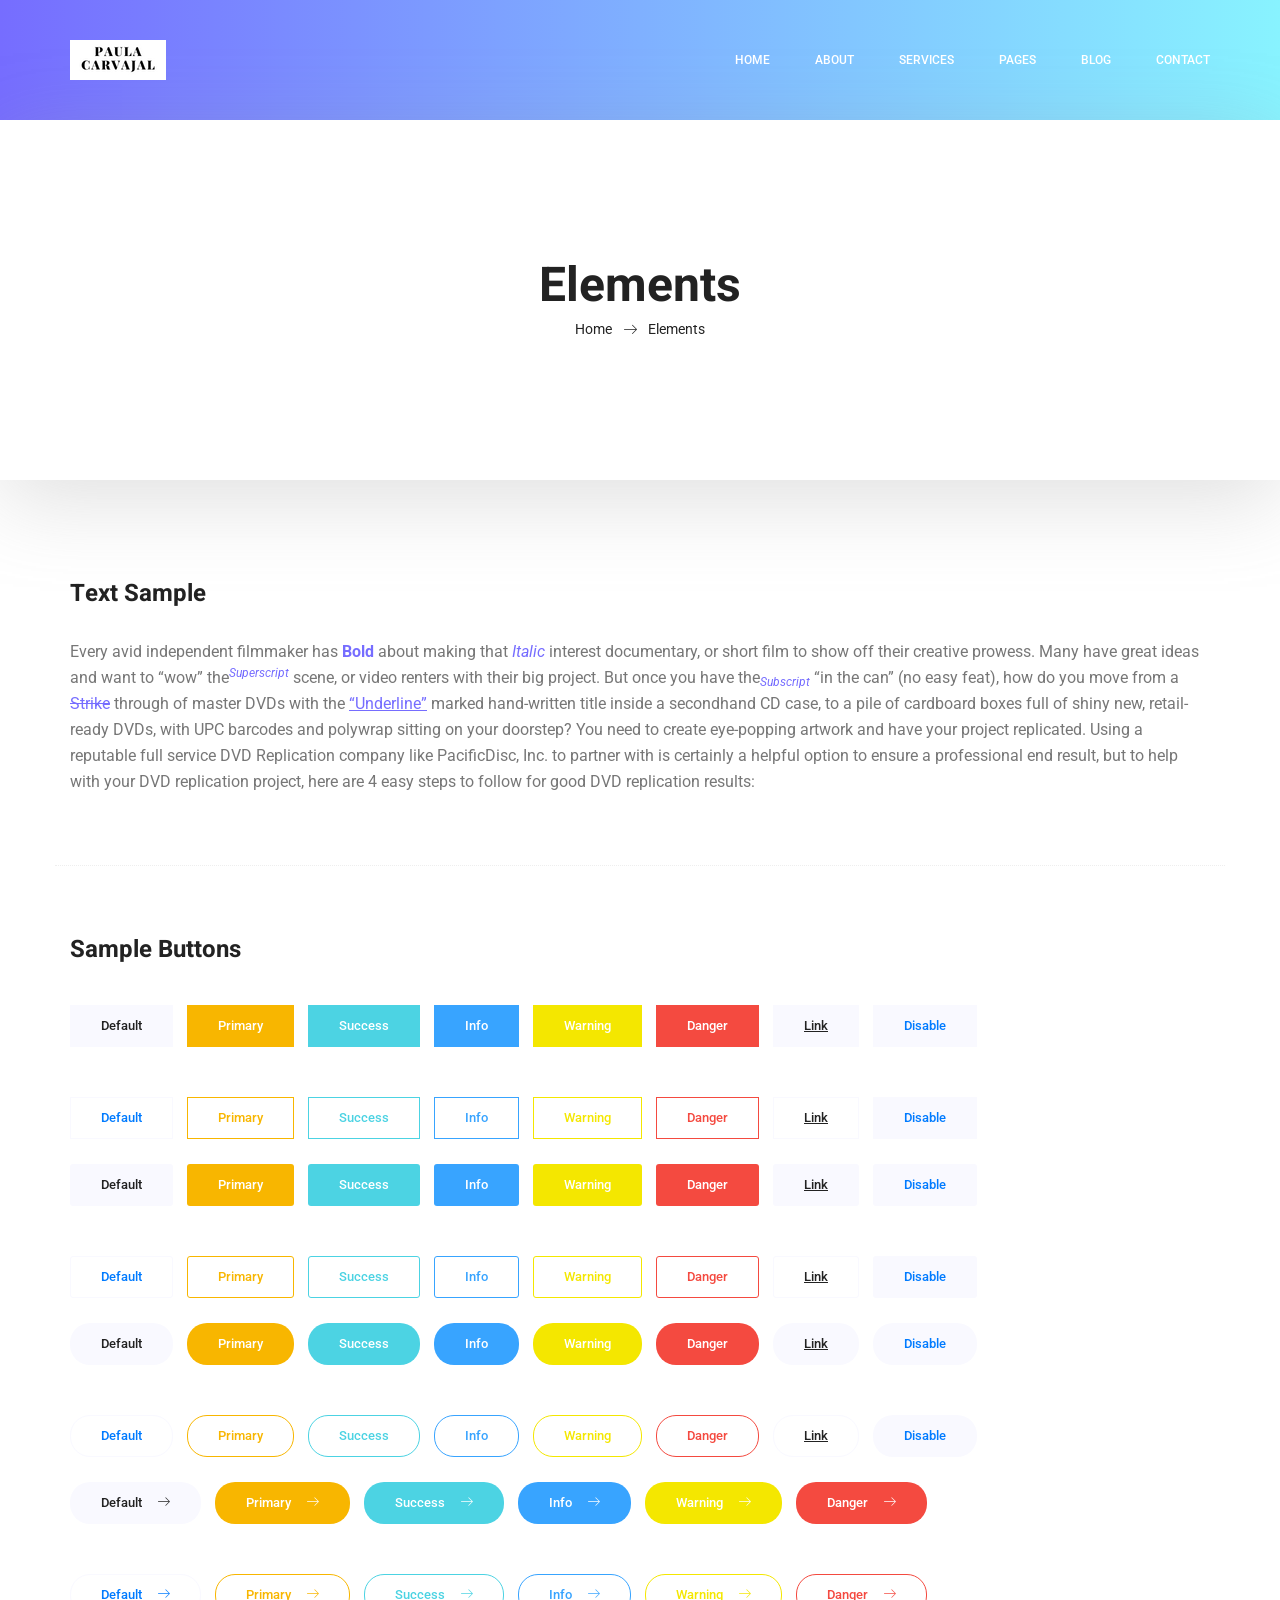
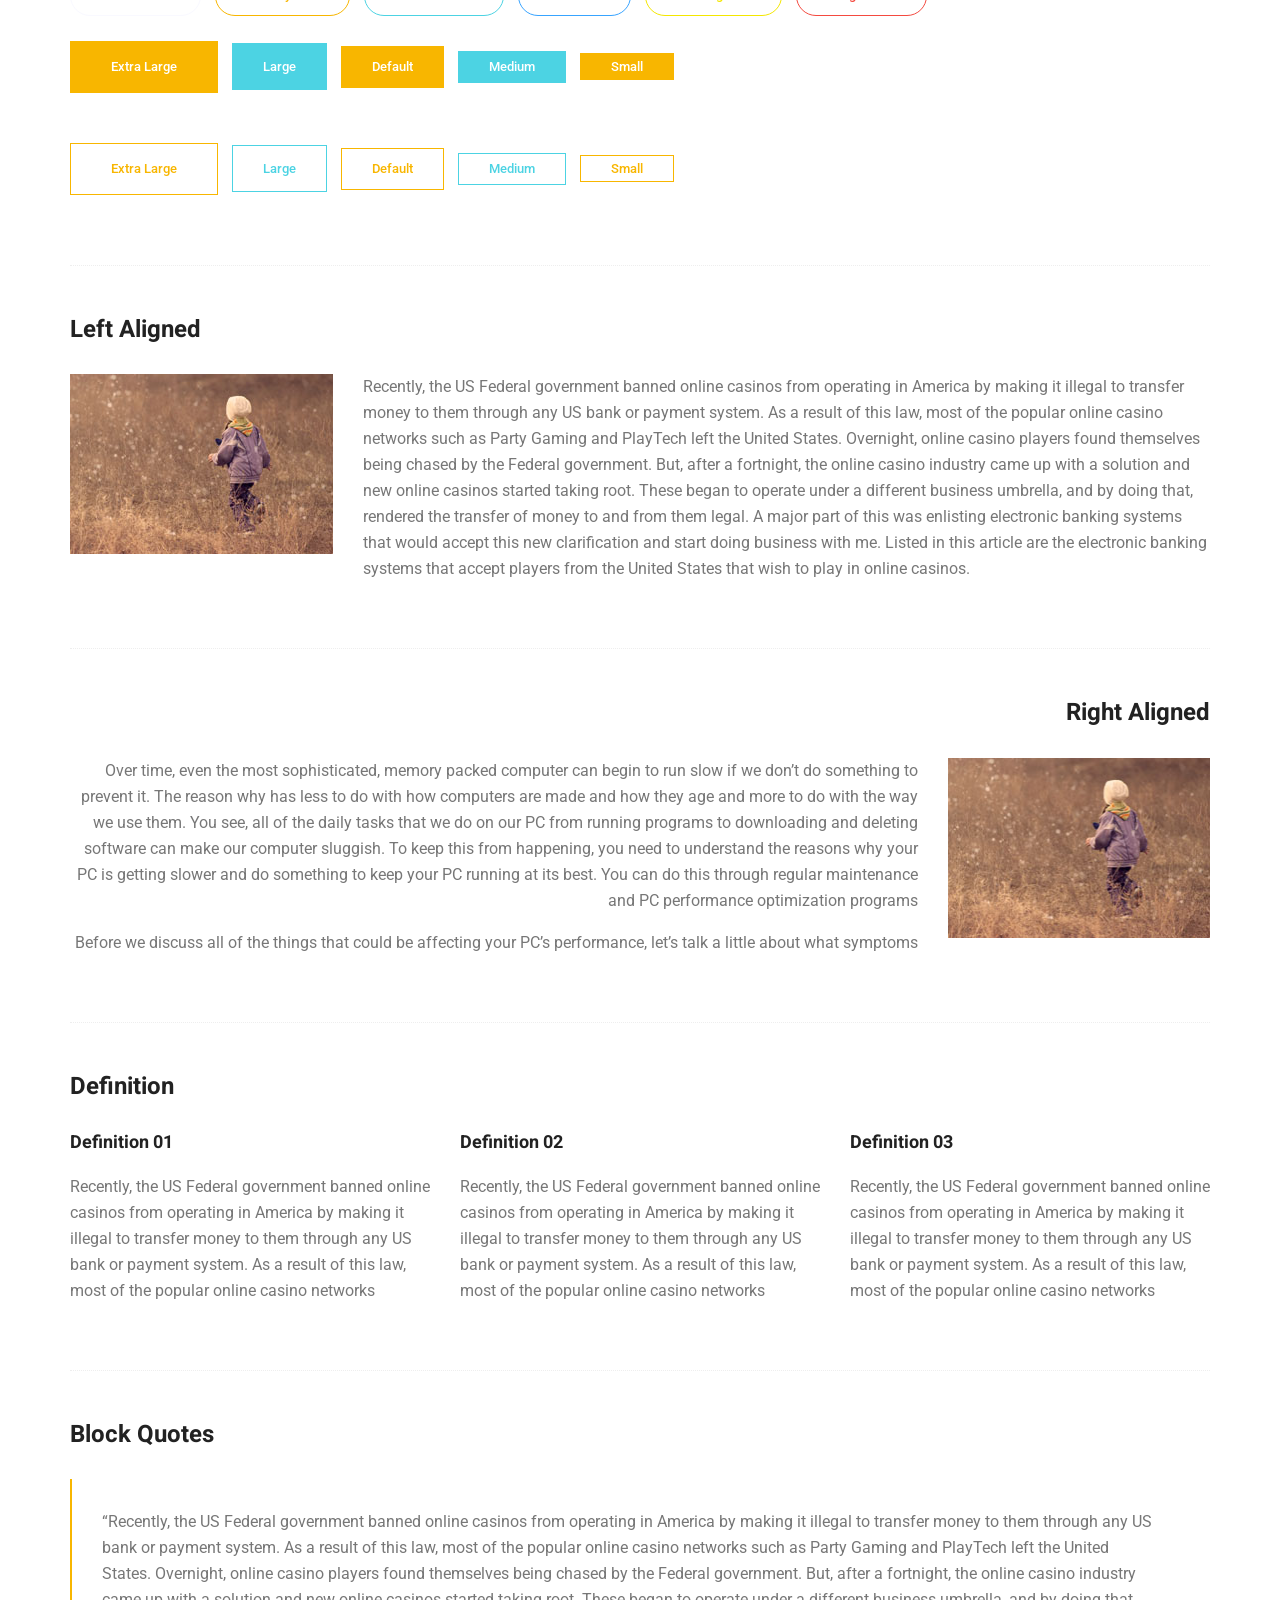
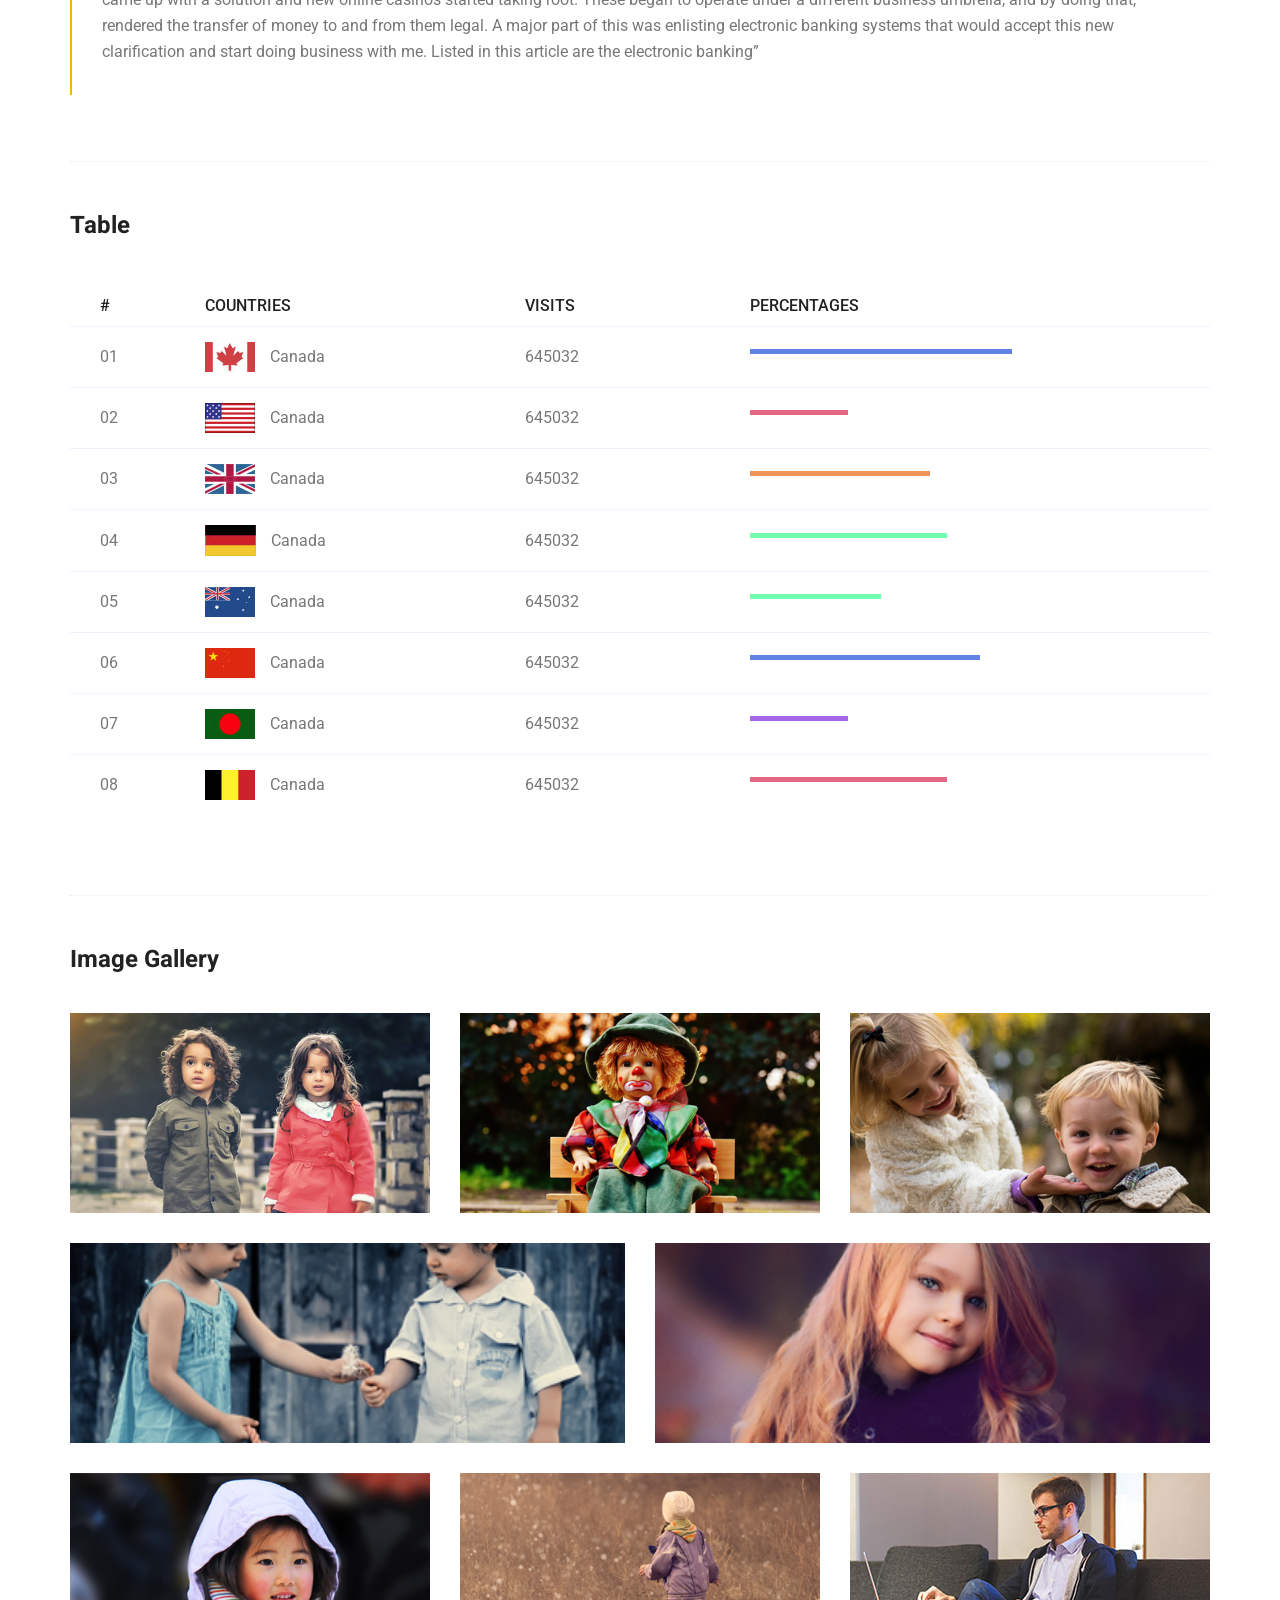
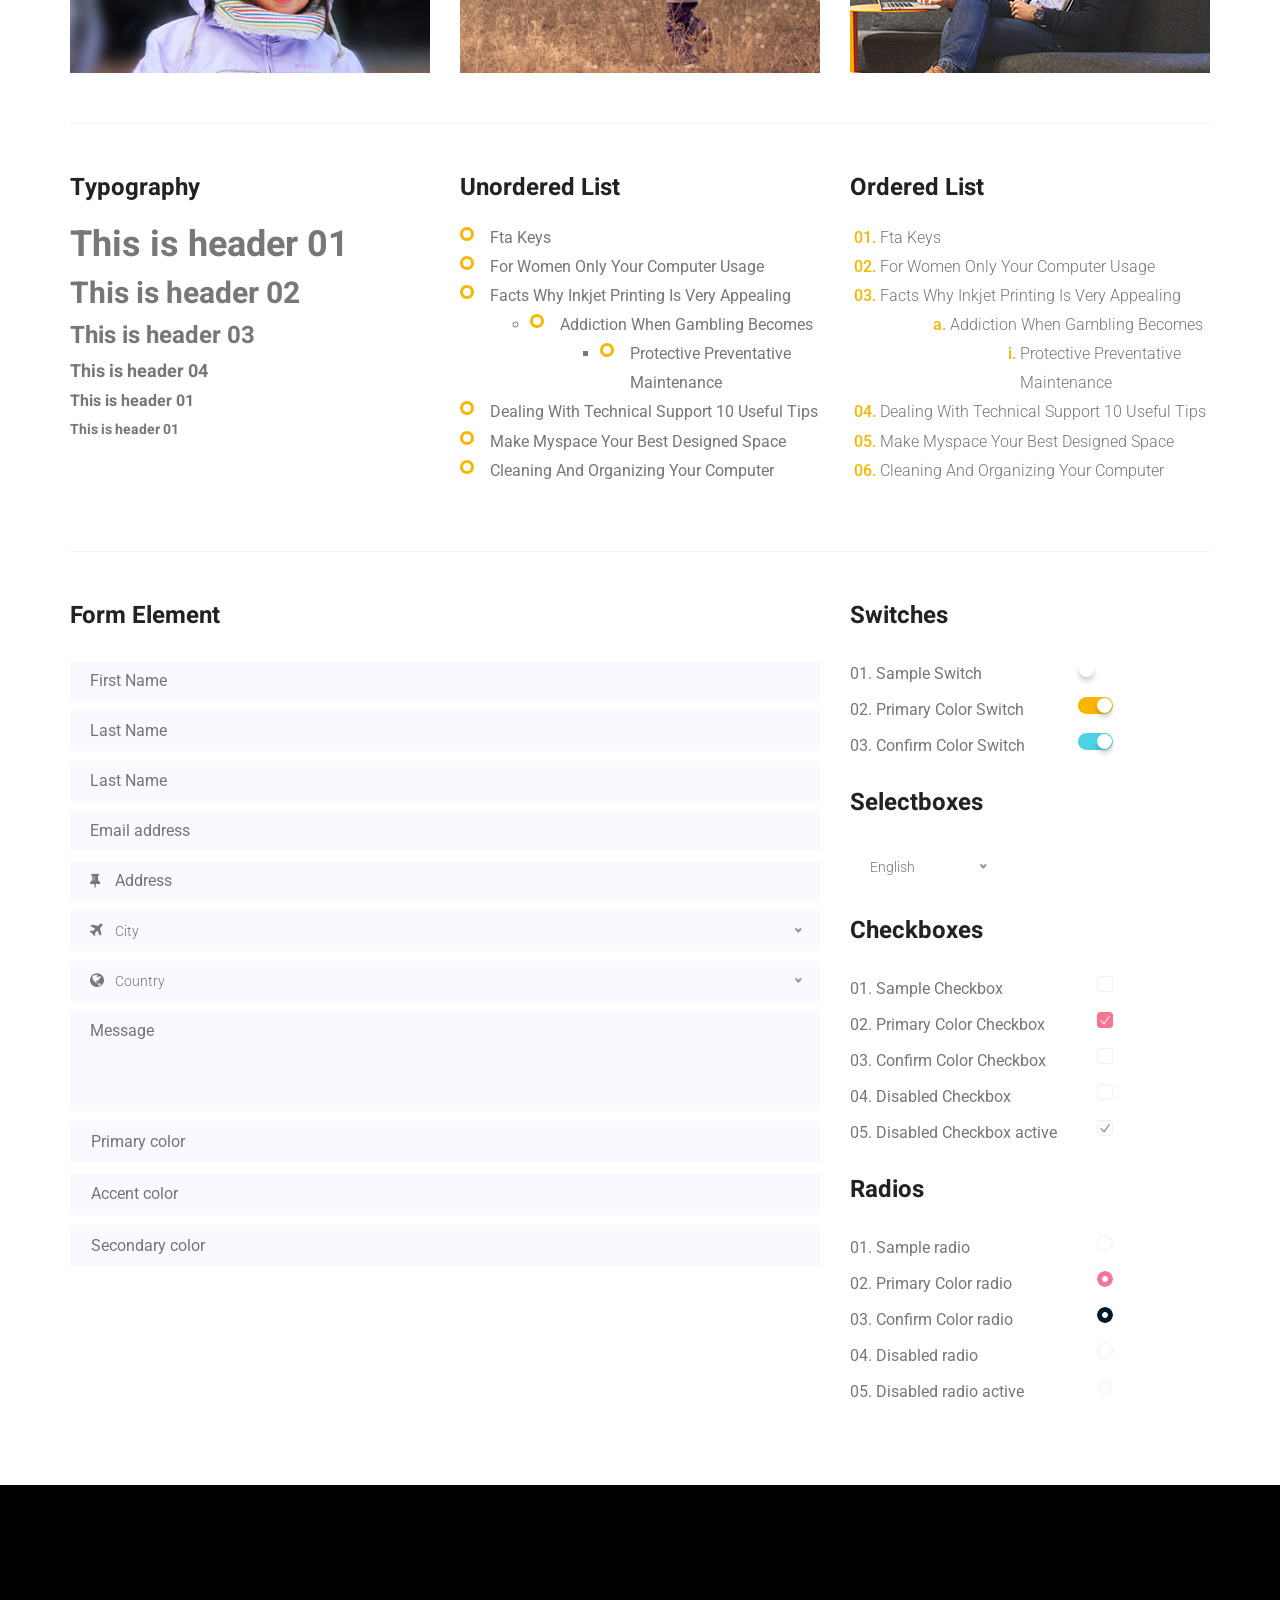
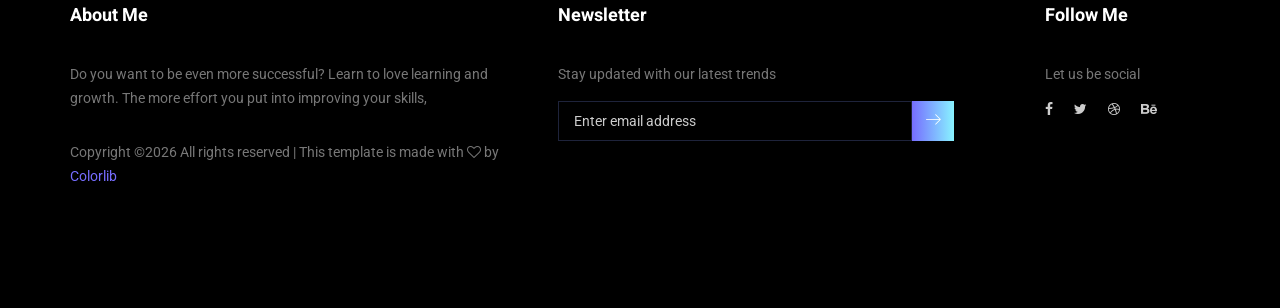
<file: elements.html>
<!doctype html>
<html lang="en">
    <head>
        <!-- Required meta tags -->
        <meta charset="utf-8">
        <meta name="viewport" content="width=device-width, initial-scale=1, shrink-to-fit=no">
        <link rel="icon" href="img/favicon.png" type="image/png">
        <title>MeetMe Personal</title>
        <!-- Bootstrap CSS -->
        <link rel="stylesheet" href="css/bootstrap.css">
        <link rel="stylesheet" href="vendors/linericon/style.css">
        <link rel="stylesheet" href="css/font-awesome.min.css">
        <link rel="stylesheet" href="vendors/owl-carousel/owl.carousel.min.css">
        <link rel="stylesheet" href="vendors/lightbox/simpleLightbox.css">
        <link rel="stylesheet" href="vendors/nice-select/css/nice-select.css">
        <link rel="stylesheet" href="vendors/animate-css/animate.css">
        <link rel="stylesheet" href="vendors/popup/magnific-popup.css">
        <!-- main css -->
        <link rel="stylesheet" href="css/style.css">
        <link rel="stylesheet" href="css/responsive.css">
    </head>
    <body>
        
        <!--================Header Menu Area =================-->
        <header class="header_area">
            <div class="main_menu">
            	<nav class="navbar navbar-expand-lg navbar-light">
					<div class="container box_1620">
						<!-- Brand and toggle get grouped for better mobile display -->
						<a class="navbar-brand logo_h" href="index.html"><img src="img/logo.png" alt=""></a>
						<button class="navbar-toggler" type="button" data-toggle="collapse" data-target="#navbarSupportedContent" aria-controls="navbarSupportedContent" aria-expanded="false" aria-label="Toggle navigation">
							<span class="icon-bar"></span>
							<span class="icon-bar"></span>
							<span class="icon-bar"></span>
						</button>
						<!-- Collect the nav links, forms, and other content for toggling -->
						<div class="collapse navbar-collapse offset" id="navbarSupportedContent">
							<ul class="nav navbar-nav menu_nav ml-auto">
								<li class="nav-item active"><a class="nav-link" href="index.html">Home</a></li> 
								<li class="nav-item"><a class="nav-link" href="about-us.html">About</a></li> 
								<li class="nav-item"><a class="nav-link" href="services.html">Services</a></li> 
								<li class="nav-item submenu dropdown">
									<a href="#" class="nav-link dropdown-toggle" data-toggle="dropdown" role="button" aria-haspopup="true" aria-expanded="false">Pages</a>
									<ul class="dropdown-menu">
										<li class="nav-item"><a class="nav-link" href="portfolio.html">Portfolio</a></li>
										<li class="nav-item"><a class="nav-link" href="elements.html">Elements</a></li>
									</ul>
								</li> 
								<li class="nav-item submenu dropdown">
									<a href="#" class="nav-link dropdown-toggle" data-toggle="dropdown" role="button" aria-haspopup="true" aria-expanded="false">Blog</a>
									<ul class="dropdown-menu">
										<li class="nav-item"><a class="nav-link" href="blog.html">Blog</a></li>
										<li class="nav-item"><a class="nav-link" href="single-blog.html">Blog Details</a></li>
									</ul>
								</li> 
								<li class="nav-item"><a class="nav-link" href="contact.html">Contact</a></li>
							</ul>
						</div> 
					</div>
            	</nav>
            </div>
        </header>
        <!--================Header Menu Area =================-->
        
        <!--================Home Banner Area =================-->
        <section class="banner_area">
            <div class="box_1620">
				<div class="banner_inner d-flex align-items-center">
					<div class="container">
						<div class="banner_content text-center">
							<h2>Elements</h2>
							<div class="page_link">
								<a href="index.html">Home</a>
								<a href="elements.html">Elements</a>
							</div>
						</div>
					</div>
				</div>
            </div>
        </section>
        <!--================End Home Banner Area =================-->
        
        
        <!-- Start Sample Area -->
			<section class="sample-text-area">
				<div class="container">
					<h3 class="text-heading title_color">Text Sample</h3>
					<p class="sample-text">
						Every avid independent filmmaker has <b>Bold</b> about making that <i>Italic</i> interest documentary, or short film to show off their creative prowess. Many have great ideas and want to “wow” the<sup>Superscript</sup> scene, or video renters with their big project.  But once you have the<sub>Subscript</sub> “in the can” (no easy feat), how do you move from a <del>Strike</del> through of master DVDs with the <u>“Underline”</u> marked hand-written title inside a secondhand CD case, to a pile of cardboard boxes full of shiny new, retail-ready DVDs, with UPC barcodes and polywrap sitting on your doorstep?  You need to create eye-popping artwork and have your project replicated. Using a reputable full service DVD Replication company like PacificDisc, Inc. to partner with is certainly a helpful option to ensure a professional end result, but to help with your DVD replication project, here are 4 easy steps to follow for good DVD replication results: 

					</p>
				</div>
			</section>
			<!-- End Sample Area -->
			<!-- Start Button -->
			<section class="button-area">
				<div class="container border-top-generic">
					<h3 class="text-heading title_color">Sample Buttons</h3>
					<div class="button-group-area">
						<a href="#" class="genric-btn default">Default</a>
						<a href="#" class="genric-btn primary">Primary</a>
						<a href="#" class="genric-btn success">Success</a>
						<a href="#" class="genric-btn info">Info</a>
						<a href="#" class="genric-btn warning">Warning</a>
						<a href="#" class="genric-btn danger">Danger</a>
						<a href="#" class="genric-btn link">Link</a>
						<a href="#" class="genric-btn disable">Disable</a>
					</div>
					<div class="button-group-area mt-10">
						<a href="#" class="genric-btn default-border">Default</a>
						<a href="#" class="genric-btn primary-border">Primary</a>
						<a href="#" class="genric-btn success-border">Success</a>
						<a href="#" class="genric-btn info-border">Info</a>
						<a href="#" class="genric-btn warning-border">Warning</a>
						<a href="#" class="genric-btn danger-border">Danger</a>
						<a href="#" class="genric-btn link-border">Link</a>
						<a href="#" class="genric-btn disable">Disable</a>
					</div>
					<div class="button-group-area mt-40">
						<a href="#" class="genric-btn default radius">Default</a>
						<a href="#" class="genric-btn primary radius">Primary</a>
						<a href="#" class="genric-btn success radius">Success</a>
						<a href="#" class="genric-btn info radius">Info</a>
						<a href="#" class="genric-btn warning radius">Warning</a>
						<a href="#" class="genric-btn danger radius">Danger</a>
						<a href="#" class="genric-btn link radius">Link</a>
						<a href="#" class="genric-btn disable radius">Disable</a>
					</div>
					<div class="button-group-area mt-10">
						<a href="#" class="genric-btn default-border radius">Default</a>
						<a href="#" class="genric-btn primary-border radius">Primary</a>
						<a href="#" class="genric-btn success-border radius">Success</a>
						<a href="#" class="genric-btn info-border radius">Info</a>
						<a href="#" class="genric-btn warning-border radius">Warning</a>
						<a href="#" class="genric-btn danger-border radius">Danger</a>
						<a href="#" class="genric-btn link-border radius">Link</a>
						<a href="#" class="genric-btn disable radius">Disable</a>
					</div>
					<div class="button-group-area mt-40">
						<a href="#" class="genric-btn default circle">Default</a>
						<a href="#" class="genric-btn primary circle">Primary</a>
						<a href="#" class="genric-btn success circle">Success</a>
						<a href="#" class="genric-btn info circle">Info</a>
						<a href="#" class="genric-btn warning circle">Warning</a>
						<a href="#" class="genric-btn danger circle">Danger</a>
						<a href="#" class="genric-btn link circle">Link</a>
						<a href="#" class="genric-btn disable circle">Disable</a>
					</div>
					<div class="button-group-area mt-10">
						<a href="#" class="genric-btn default-border circle">Default</a>
						<a href="#" class="genric-btn primary-border circle">Primary</a>
						<a href="#" class="genric-btn success-border circle">Success</a>
						<a href="#" class="genric-btn info-border circle">Info</a>
						<a href="#" class="genric-btn warning-border circle">Warning</a>
						<a href="#" class="genric-btn danger-border circle">Danger</a>
						<a href="#" class="genric-btn link-border circle">Link</a>
						<a href="#" class="genric-btn disable circle">Disable</a>
					</div>
					<div class="button-group-area mt-40">
						<a href="#" class="genric-btn default circle arrow">Default<span class="lnr lnr-arrow-right"></span></a>
						<a href="#" class="genric-btn primary circle arrow">Primary<span class="lnr lnr-arrow-right"></span></a>
						<a href="#" class="genric-btn success circle arrow">Success<span class="lnr lnr-arrow-right"></span></a>
						<a href="#" class="genric-btn info circle arrow">Info<span class="lnr lnr-arrow-right"></span></a>
						<a href="#" class="genric-btn warning circle arrow">Warning<span class="lnr lnr-arrow-right"></span></a>
						<a href="#" class="genric-btn danger circle arrow">Danger<span class="lnr lnr-arrow-right"></span></a>
					</div>
					<div class="button-group-area mt-10">
						<a href="#" class="genric-btn default-border circle arrow">Default<span class="lnr lnr-arrow-right"></span></a>
						<a href="#" class="genric-btn primary-border circle arrow">Primary<span class="lnr lnr-arrow-right"></span></a>
						<a href="#" class="genric-btn success-border circle arrow">Success<span class="lnr lnr-arrow-right"></span></a>
						<a href="#" class="genric-btn info-border circle arrow">Info<span class="lnr lnr-arrow-right"></span></a>
						<a href="#" class="genric-btn warning-border circle arrow">Warning<span class="lnr lnr-arrow-right"></span></a>
						<a href="#" class="genric-btn danger-border circle arrow">Danger<span class="lnr lnr-arrow-right"></span></a>
					</div>
					<div class="button-group-area mt-40">
						<a href="#" class="genric-btn primary e-large">Extra Large</a>
						<a href="#" class="genric-btn success large">Large</a>
						<a href="#" class="genric-btn primary">Default</a>
						<a href="#" class="genric-btn success medium">Medium</a>
						<a href="#" class="genric-btn primary small">Small</a>
					</div>
					<div class="button-group-area mt-10">
						<a href="#" class="genric-btn primary-border e-large">Extra Large</a>
						<a href="#" class="genric-btn success-border large">Large</a>
						<a href="#" class="genric-btn primary-border">Default</a>
						<a href="#" class="genric-btn success-border medium">Medium</a>
						<a href="#" class="genric-btn primary-border small">Small</a>
					</div>
				</div>
			</section>
			<!-- End Button -->
			<!-- Start Align Area -->
			<div class="whole-wrap">
				<div class="container">
					<div class="section-top-border">
						<h3 class="mb-30 title_color">Left Aligned</h3>
						<div class="row">
							<div class="col-md-3">
								<img src="img/elements/d.jpg" alt="" class="img-fluid">
							</div>
							<div class="col-md-9 mt-sm-20 left-align-p">
								<p>Recently, the US Federal government banned online casinos from operating in America by making it illegal to transfer money to them through any US bank or payment system. As a result of this law, most of the popular online casino networks such as Party Gaming and PlayTech left the United States. Overnight, online casino players found themselves being chased by the Federal government. But, after a fortnight, the online casino industry came up with a solution and new online casinos started taking root. These began to operate under a different business umbrella, and by doing that, rendered the transfer of money to and from them legal. A major part of this was enlisting electronic banking systems that would accept this new clarification and start doing business with me. Listed in this article are the electronic banking systems that accept players from the United States that wish to play in online casinos.</p>
							</div>
						</div>
					</div>
					<div class="section-top-border text-right">
						<h3 class="mb-30 title_color">Right Aligned</h3>
						<div class="row">
							<div class="col-md-9">
								<p class="text-right">Over time, even the most sophisticated, memory packed computer can begin to run slow if we don’t do something to prevent it. The reason why has less to do with how computers are made and how they age and more to do with the way we use them. You see, all of the daily tasks that we do on our PC from running programs to downloading and deleting software can make our computer sluggish. To keep this from happening, you need to understand the reasons why your PC is getting slower and do something to keep your PC running at its best. You can do this through regular maintenance and PC performance optimization programs</p>
								<p class="text-right">Before we discuss all of the things that could be affecting your PC’s performance, let’s talk a little about what symptoms</p>
							</div>
							<div class="col-md-3">
								<img src="img/elements/d.jpg" alt="" class="img-fluid">
							</div>
						</div>
					</div>
					<div class="section-top-border">
						<h3 class="mb-30 title_color">Definition</h3>
						<div class="row">
							<div class="col-md-4">
								<div class="single-defination">
									<h4 class="mb-20">Definition 01</h4>
									<p>Recently, the US Federal government banned online casinos from operating in America by making it illegal to transfer money to them through any US bank or payment system. As a result of this law, most of the popular online casino networks</p>
								</div>
							</div>
							<div class="col-md-4">
								<div class="single-defination">
									<h4 class="mb-20">Definition 02</h4>
									<p>Recently, the US Federal government banned online casinos from operating in America by making it illegal to transfer money to them through any US bank or payment system. As a result of this law, most of the popular online casino networks</p>
								</div>
							</div>
							<div class="col-md-4">
								<div class="single-defination">
									<h4 class="mb-20">Definition 03</h4>
									<p>Recently, the US Federal government banned online casinos from operating in America by making it illegal to transfer money to them through any US bank or payment system. As a result of this law, most of the popular online casino networks</p>
								</div>
							</div>
						</div>
					</div>
					<div class="section-top-border">
						<h3 class="mb-30 title_color">Block Quotes</h3>
						<div class="row">
							<div class="col-lg-12">
								<blockquote class="generic-blockquote">
									“Recently, the US Federal government banned online casinos from operating in America by making it illegal to transfer money to them through any US bank or payment system. As a result of this law, most of the popular online casino networks such as Party Gaming and PlayTech left the United States. Overnight, online casino players found themselves being chased by the Federal government. But, after a fortnight, the online casino industry came up with a solution and new online casinos started taking root. These began to operate under a different business umbrella, and by doing that, rendered the transfer of money to and from them legal. A major part of this was enlisting electronic banking systems that would accept this new clarification and start doing business with me. Listed in this article are the electronic banking” 
								</blockquote>
							</div>
						</div>
					</div>
					<div class="section-top-border">
						<h3 class="mb-30 title_color">Table</h3>
						<div class="progress-table-wrap">
							<div class="progress-table">
								<div class="table-head">
									<div class="serial">#</div>
									<div class="country">Countries</div>
									<div class="visit">Visits</div>
									<div class="percentage">Percentages</div>
								</div>
								<div class="table-row">
									<div class="serial">01</div>
									<div class="country"> <img src="img/elements/f1.jpg" alt="flag">Canada</div>
									<div class="visit">645032</div>
									<div class="percentage">
										<div class="progress">
											<div class="progress-bar color-1" role="progressbar" style="width: 80%" aria-valuenow="80" aria-valuemin="0" aria-valuemax="100"></div>
										</div>
									</div>
								</div>
								<div class="table-row">
									<div class="serial">02</div>
									<div class="country"> <img src="img/elements/f2.jpg" alt="flag">Canada</div>
									<div class="visit">645032</div>
									<div class="percentage">
										<div class="progress">
											<div class="progress-bar color-2" role="progressbar" style="width: 30%" aria-valuenow="30" aria-valuemin="0" aria-valuemax="100"></div>
										</div>
									</div>
								</div>
								<div class="table-row">
									<div class="serial">03</div>
									<div class="country"> <img src="img/elements/f3.jpg" alt="flag">Canada</div>
									<div class="visit">645032</div>
									<div class="percentage">
										<div class="progress">
											<div class="progress-bar color-3" role="progressbar" style="width: 55%" aria-valuenow="55" aria-valuemin="0" aria-valuemax="100"></div>
										</div>
									</div>
								</div>
								<div class="table-row">
									<div class="serial">04</div>
									<div class="country"> <img src="img/elements/f4.jpg" alt="flag">Canada</div>
									<div class="visit">645032</div>
									<div class="percentage">
										<div class="progress">
											<div class="progress-bar color-4" role="progressbar" style="width: 60%" aria-valuenow="60" aria-valuemin="0" aria-valuemax="100"></div>
										</div>
									</div>
								</div>
								<div class="table-row">
									<div class="serial">05</div>
									<div class="country"> <img src="img/elements/f5.jpg" alt="flag">Canada</div>
									<div class="visit">645032</div>
									<div class="percentage">
										<div class="progress">
											<div class="progress-bar color-5" role="progressbar" style="width: 40%" aria-valuenow="40" aria-valuemin="0" aria-valuemax="100"></div>
										</div>
									</div>
								</div>
								<div class="table-row">
									<div class="serial">06</div>
									<div class="country"> <img src="img/elements/f6.jpg" alt="flag">Canada</div>
									<div class="visit">645032</div>
									<div class="percentage">
										<div class="progress">
											<div class="progress-bar color-6" role="progressbar" style="width: 70%" aria-valuenow="70" aria-valuemin="0" aria-valuemax="100"></div>
										</div>
									</div>
								</div>
								<div class="table-row">
									<div class="serial">07</div>
									<div class="country"> <img src="img/elements/f7.jpg" alt="flag">Canada</div>
									<div class="visit">645032</div>
									<div class="percentage">
										<div class="progress">
											<div class="progress-bar color-7" role="progressbar" style="width: 30%" aria-valuenow="30" aria-valuemin="0" aria-valuemax="100"></div>
										</div>
									</div>
								</div>
								<div class="table-row">
									<div class="serial">08</div>
									<div class="country"> <img src="img/elements/f8.jpg" alt="flag">Canada</div>
									<div class="visit">645032</div>
									<div class="percentage">
										<div class="progress">
											<div class="progress-bar color-8" role="progressbar" style="width: 60%" aria-valuenow="60" aria-valuemin="0" aria-valuemax="100"></div>
										</div>
									</div>
								</div>
							</div>
						</div>
					</div>
					<div class="section-top-border">
						<h3 class="title_color">Image Gallery</h3>
						<div class="row gallery-item">
							<div class="col-md-4">
								<a href="img/elements/g1.jpg" class="img-gal"><div class="single-gallery-image" style="background: url(img/elements/g1.jpg);"></div></a>
							</div>
							<div class="col-md-4">
								<a href="img/elements/g2.jpg" class="img-gal"><div class="single-gallery-image" style="background: url(img/elements/g2.jpg);"></div></a>
							</div>
							<div class="col-md-4">
								<a href="img/elements/g3.jpg" class="img-gal"><div class="single-gallery-image" style="background: url(img/elements/g3.jpg);"></div></a>
							</div>
							<div class="col-md-6">
								<a href="img/elements/g4.jpg" class="img-gal"><div class="single-gallery-image" style="background: url(img/elements/g4.jpg);"></div></a>
							</div>
							<div class="col-md-6">
								<a href="img/elements/g5.jpg" class="img-gal"><div class="single-gallery-image" style="background: url(img/elements/g5.jpg);"></div></a>
							</div>
							<div class="col-md-4">
								<a href="img/elements/g6.jpg" class="img-gal"><div class="single-gallery-image" style="background: url(img/elements/g6.jpg);"></div></a>
							</div>
							<div class="col-md-4">
								<a href="img/elements/g7.jpg" class="img-gal"><div class="single-gallery-image" style="background: url(img/elements/g7.jpg);"></div></a>
							</div>
							<div class="col-md-4">
								<a href="img/elements/g8.jpg" class="img-gal"><div class="single-gallery-image" style="background: url(img/elements/g8.jpg);"></div></a>
							</div>
						</div>
					</div>
					<div class="section-top-border">
						<div class="row">
							<div class="col-lg-4 col-sm-6 typo-sec">
								<h3 class="mb-20 title_color">Typography</h3>
								<div class="typography">
									<h1 class="typo-list">This is header 01</h1>
									<h2 class="typo-list">This is header 02</h2>
									<h3 class="typo-list">This is header 03</h3>
									<h4 class="typo-list">This is header 04</h4>
									<h5 class="typo-list">This is header 01</h5>
									<h6 class="typo-list">This is header 01</h6>
								</div>
							</div>
							<div class="col-lg-4 col-sm-6 mt-sm-30 typo-sec">
								<h3 class="mb-20 title_color">Unordered List</h3>
								<div class="">
									<ul class="unordered-list">
										<li>Fta Keys</li>
										<li>For Women Only Your Computer Usage</li>
										<li>Facts Why Inkjet Printing Is Very Appealing
											<ul>
												<li>Addiction When Gambling Becomes
													<ul>
														<li>Protective Preventative Maintenance</li>
													</ul>
												</li>
											</ul>
										</li>
										<li>Dealing With Technical Support 10 Useful Tips</li>
										<li>Make Myspace Your Best Designed Space</li>
										<li>Cleaning And Organizing Your Computer</li>
									</ul>
								</div>
							</div>
							<div class="col-lg-4 col-sm-6 mt-sm-30 typo-sec">
								<h3 class="mb-20 title_color">Ordered List</h3>
								<div class="">
									<ol class="ordered-list">
										<li><span>Fta Keys</span></li>
										<li><span>For Women Only Your Computer Usage</span></li>
										<li><span>Facts Why Inkjet Printing Is Very Appealing</span>
											<ol class="ordered-list-alpha">
												<li><span>Addiction When Gambling Becomes</span>
													<ol class="ordered-list-roman">
														<li><span>Protective Preventative Maintenance</span></li>
													</ol>
												</li>
											</ol>
										</li>
										<li><span>Dealing With Technical Support 10 Useful Tips</span></li>
										<li><span>Make Myspace Your Best Designed Space</span></li>
										<li><span>Cleaning And Organizing Your Computer</span></li>
									</ol>
								</div>
							</div>
						</div>
					</div>
					<div class="section-top-border">
						<div class="row">
							<div class="col-lg-8 col-md-8">
								<h3 class="mb-30 title_color">Form Element</h3>
								<form action="#">
									<div class="mt-10">
										<input type="text" name="first_name" placeholder="First Name" onfocus="this.placeholder = ''" onblur="this.placeholder = 'First Name'" required class="single-input">
									</div>
									<div class="mt-10">
										<input type="text" name="last_name" placeholder="Last Name" onfocus="this.placeholder = ''" onblur="this.placeholder = 'Last Name'" required class="single-input">
									</div>
									<div class="mt-10">
										<input type="text" name="last_name" placeholder="Last Name" onfocus="this.placeholder = ''" onblur="this.placeholder = 'Last Name'" required class="single-input">
									</div>
									<div class="mt-10">
										<input type="email" name="EMAIL" placeholder="Email address" onfocus="this.placeholder = ''" onblur="this.placeholder = 'Email address'" required class="single-input">
									</div>
									<div class="input-group-icon mt-10">
										<div class="icon"><i class="fa fa-thumb-tack" aria-hidden="true"></i></div>
										<input type="text" name="address" placeholder="Address" onfocus="this.placeholder = ''" onblur="this.placeholder = 'Address'" required class="single-input">
									</div>
									<div class="input-group-icon mt-10">
										<div class="icon"><i class="fa fa-plane" aria-hidden="true"></i></div>
										<div class="form-select" id="default-select">
											<select>
												<option value="1">City</option>
												<option value="1">Dhaka</option>
												<option value="1">Dilli</option>
												<option value="1">Newyork</option>
												<option value="1">Islamabad</option>
											</select>
										</div>
									</div>
									<div class="input-group-icon mt-10">
										<div class="icon"><i class="fa fa-globe" aria-hidden="true"></i></div>
										<div class="form-select" id="default-select2">
											<select>
												<option value="1">Country</option>
												<option value="1">Bangladesh</option>
												<option value="1">India</option>
												<option value="1">England</option>
												<option value="1">Srilanka</option>
											</select>
										</div>
									</div>
									
									<div class="mt-10">
										<textarea class="single-textarea" placeholder="Message" onfocus="this.placeholder = ''" onblur="this.placeholder = 'Message'" required></textarea>
									</div>
									<div class="mt-10">
										<input type="text" name="first_name" placeholder="Primary color" onfocus="this.placeholder = ''" onblur="this.placeholder = 'Primary color'" required class="single-input-primary">
									</div>
									<div class="mt-10">
										<input type="text" name="first_name" placeholder="Accent color" onfocus="this.placeholder = ''" onblur="this.placeholder = 'Accent color'" required class="single-input-accent">
									</div>
									<div class="mt-10">
										<input type="text" name="first_name" placeholder="Secondary color" onfocus="this.placeholder = ''" onblur="this.placeholder = 'Secondary color'" required class="single-input-secondary">
									</div>
								</form>
							</div>
							<div class="col-lg-3 col-md-4 mt-sm-30 element-wrap">
								<div class="single-element-widget">
									<h3 class="mb-30 title_color">Switches</h3>
									<div class="switch-wrap d-flex justify-content-between">
										<p>01. Sample Switch</p>
										<div class="primary-switch">
											<input type="checkbox" id="default-switch">
											<label for="default-switch"></label>
										</div>
									</div>
									<div class="switch-wrap d-flex justify-content-between">
										<p>02. Primary Color Switch</p>
										<div class="primary-switch">
											<input type="checkbox" id="primary-switch" checked>
											<label for="primary-switch"></label>
										</div>
									</div>
									<div class="switch-wrap d-flex justify-content-between">
										<p>03. Confirm Color Switch</p>
										<div class="confirm-switch">
											<input type="checkbox" id="confirm-switch" checked>
											<label for="confirm-switch"></label>
										</div>
									</div>
								</div>
								<div class="single-element-widget">
									<h3 class="mb-30 title_color">Selectboxes</h3>
									<div class="default-select" id="default-select">
										<select>
											<option value="1">English</option>
											<option value="1">Spanish</option>
											<option value="1">Arabic</option>
											<option value="1">Portuguise</option>
											<option value="1">Bengali</option>
										</select>
									</div>
								</div>
								<div class="single-element-widget">
									<h3 class="mb-30 title_color">Checkboxes</h3>
									<div class="switch-wrap d-flex justify-content-between">
										<p>01. Sample Checkbox</p>
										<div class="primary-checkbox">
											<input type="checkbox" id="default-checkbox">
											<label for="default-checkbox"></label>
										</div>
									</div>
									<div class="switch-wrap d-flex justify-content-between">
										<p>02. Primary Color Checkbox</p>
										<div class="primary-checkbox">
											<input type="checkbox" id="primary-checkbox" checked>
											<label for="primary-checkbox"></label>
										</div>
									</div>
									<div class="switch-wrap d-flex justify-content-between">
										<p>03. Confirm Color Checkbox</p>
										<div class="confirm-checkbox">
											<input type="checkbox" id="confirm-checkbox">
											<label for="confirm-checkbox"></label>
										</div>
									</div>
									<div class="switch-wrap d-flex justify-content-between">
										<p>04. Disabled Checkbox</p>
										<div class="disabled-checkbox">
											<input type="checkbox" id="disabled-checkbox" disabled>
											<label for="disabled-checkbox"></label>
										</div>
									</div>
									<div class="switch-wrap d-flex justify-content-between">
										<p>05. Disabled Checkbox active</p>
										<div class="disabled-checkbox">
											<input type="checkbox" id="disabled-checkbox-active" checked disabled>
											<label for="disabled-checkbox-active"></label>
										</div>
									</div>
								</div>
								<div class="single-element-widget">
									<h3 class="mb-30 title_color">Radios</h3>
									<div class="switch-wrap d-flex justify-content-between">
										<p>01. Sample radio</p>
										<div class="primary-radio">
											<input type="checkbox" id="default-radio">
											<label for="default-radio"></label>
										</div>
									</div>
									<div class="switch-wrap d-flex justify-content-between">
										<p>02. Primary Color radio</p>
										<div class="primary-radio">
											<input type="checkbox" id="primary-radio" checked>
											<label for="primary-radio"></label>
										</div>
									</div>
									<div class="switch-wrap d-flex justify-content-between">
										<p>03. Confirm Color radio</p>
										<div class="confirm-radio">
											<input type="checkbox" id="confirm-radio" checked>
											<label for="confirm-radio"></label>
										</div>
									</div>
									<div class="switch-wrap d-flex justify-content-between">
										<p>04. Disabled radio</p>
										<div class="disabled-radio">
											<input type="checkbox" id="disabled-radio" disabled>
											<label for="disabled-radio"></label>
										</div>
									</div>
									<div class="switch-wrap d-flex justify-content-between">
										<p>05. Disabled radio active</p>
										<div class="disabled-radio">
											<input type="checkbox" id="disabled-radio-active" checked disabled>
											<label for="disabled-radio-active"></label>
										</div>
									</div>
								</div>
							</div>
						</div>
					</div>
				</div>
			</div>
			<!-- End Align Area -->
        
        
        <!--================Footer Area =================-->
        <footer class="footer_area p_120">
        	<div class="container">
        		<div class="row footer_inner">
        			<div class="col-lg-5 col-sm-6">
        				<aside class="f_widget ab_widget">
        					<div class="f_title">
        						<h3>About Me</h3>
        					</div>
        					<p>Do you want to be even more successful? Learn to love learning and growth. The more effort you put into improving your skills,</p>
        					<p><!-- Link back to Colorlib can't be removed. Template is licensed under CC BY 3.0. -->
Copyright &copy;<script>document.write(new Date().getFullYear());</script> All rights reserved | This template is made with <i class="fa fa-heart-o" aria-hidden="true"></i> by <a href="https://colorlib.com" target="_blank">Colorlib</a>
<!-- Link back to Colorlib can't be removed. Template is licensed under CC BY 3.0. --></p>
        				</aside>
        			</div>
        			<div class="col-lg-5 col-sm-6">
        				<aside class="f_widget news_widget">
        					<div class="f_title">
        						<h3>Newsletter</h3>
        					</div>
        					<p>Stay updated with our latest trends</p>
        					<div id="mc_embed_signup">
                                <form target="_blank" action="https://spondonit.us12.list-manage.com/subscribe/post?u=1462626880ade1ac87bd9c93a&amp;id=92a4423d01" method="get" class="subscribe_form relative">
                                	<div class="input-group d-flex flex-row">
                                        <input name="EMAIL" placeholder="Enter email address" onfocus="this.placeholder = ''" onblur="this.placeholder = 'Email Address '" required="" type="email">
                                        <button class="btn sub-btn"><span class="lnr lnr-arrow-right"></span></button>		
                                    </div>				
                                    <div class="mt-10 info"></div>
                                </form>
                            </div>
        				</aside>
        			</div>
        			<div class="col-lg-2">
        				<aside class="f_widget social_widget">
        					<div class="f_title">
        						<h3>Follow Me</h3>
        					</div>
        					<p>Let us be social</p>
        					<ul class="list">
        						<li><a href="#"><i class="fa fa-facebook"></i></a></li>
        						<li><a href="#"><i class="fa fa-twitter"></i></a></li>
        						<li><a href="#"><i class="fa fa-dribbble"></i></a></li>
        						<li><a href="#"><i class="fa fa-behance"></i></a></li>
        					</ul>
        				</aside>
        			</div>
        		</div>
        	</div>
        </footer>
        <!--================End Footer Area =================-->
        
        
        
        
        <!-- Optional JavaScript -->
        <!-- jQuery first, then Popper.js, then Bootstrap JS -->
        <script src="js/jquery-3.3.1.min.js"></script>
        <script src="js/popper.js"></script>
        <script src="js/bootstrap.min.js"></script>
        <script src="js/stellar.js"></script>
        <script src="vendors/lightbox/simpleLightbox.min.js"></script>
        <script src="vendors/nice-select/js/jquery.nice-select.min.js"></script>
        <script src="vendors/isotope/imagesloaded.pkgd.min.js"></script>
        <script src="vendors/isotope/isotope.pkgd.min.js"></script>
        <script src="vendors/owl-carousel/owl.carousel.min.js"></script>
        <script src="vendors/popup/jquery.magnific-popup.min.js"></script>
        <script src="js/jquery.ajaxchimp.min.js"></script>
        <script src="vendors/counter-up/jquery.waypoints.min.js"></script>
        <script src="vendors/counter-up/jquery.counterup.min.js"></script>
        <script src="js/mail-script.js"></script>
        <script src="js/theme.js"></script>
    </body>
</html>
</file>
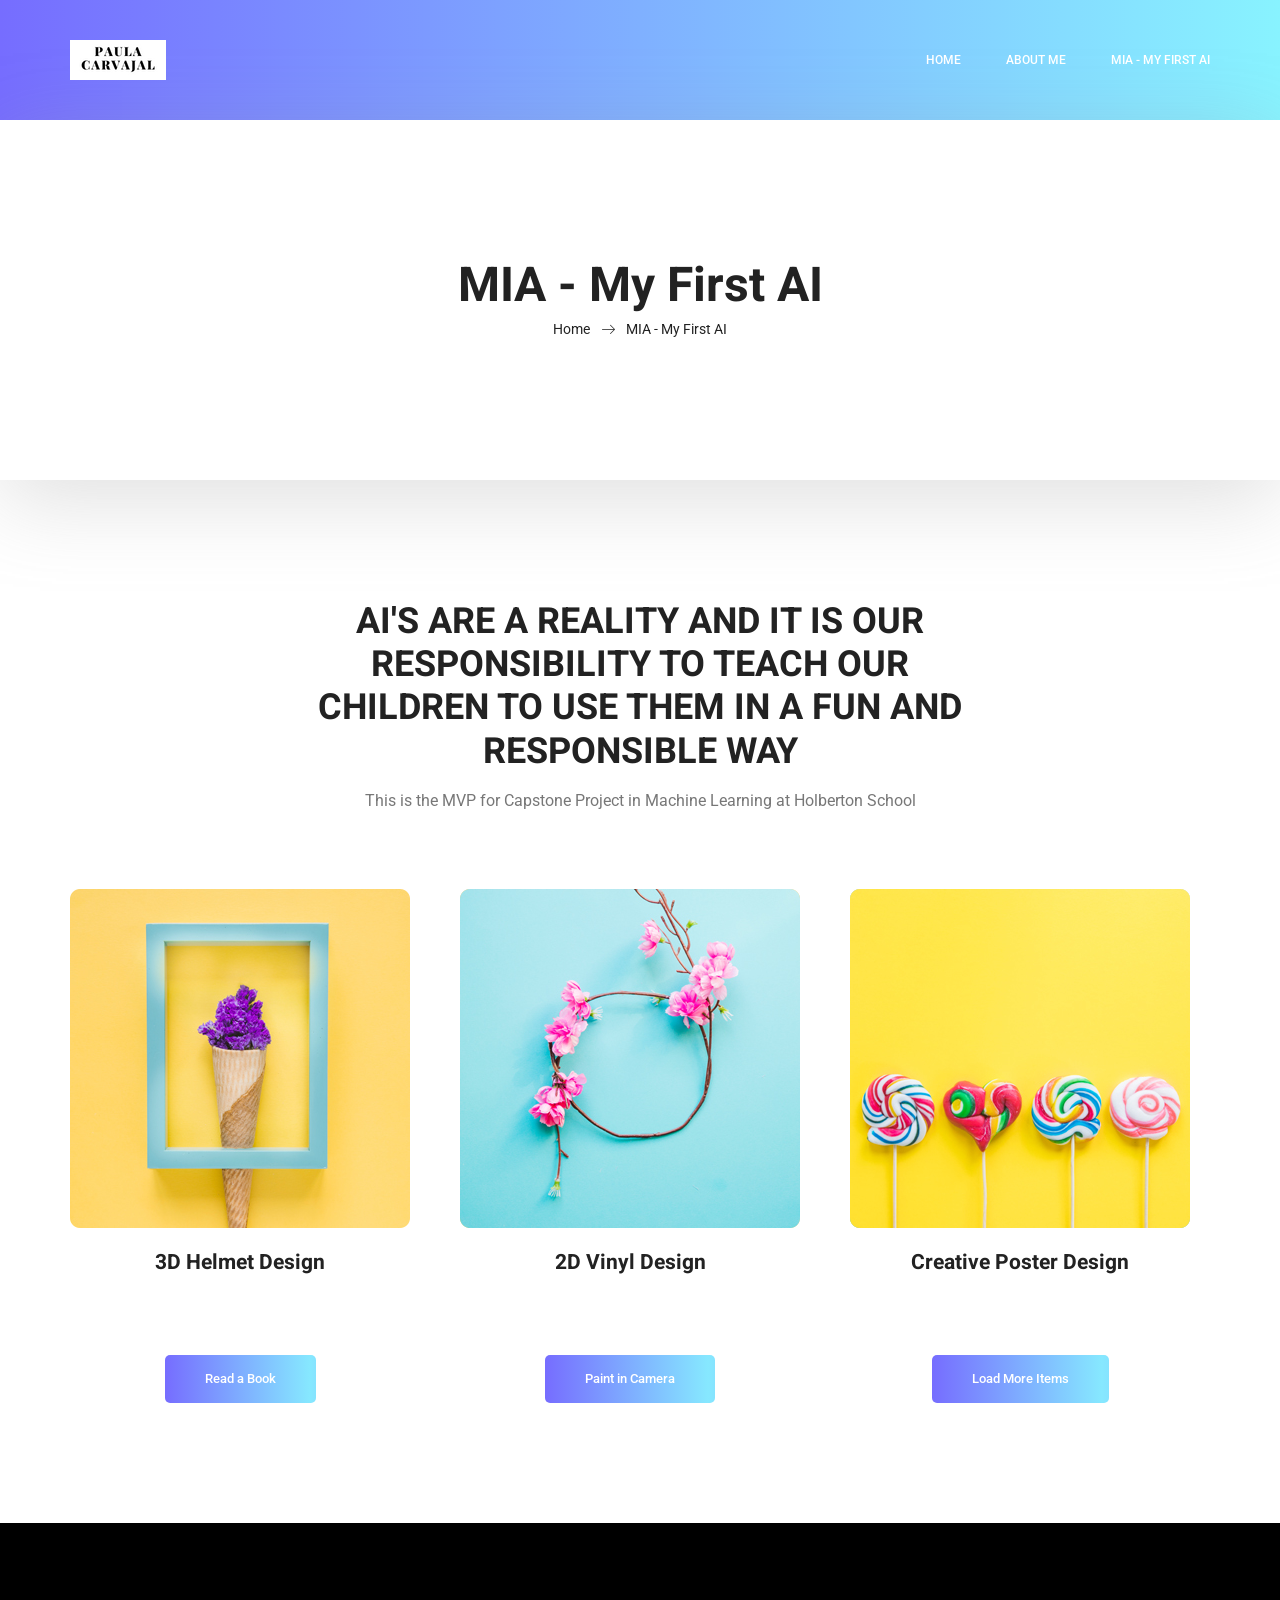
<file: mia.html>
<!doctype html>
<html lang="en">
    <head>
        <!-- Required meta tags -->
        <meta charset="utf-8">
        <meta name="viewport" content="width=device-width, initial-scale=1, shrink-to-fit=no">
        <link rel="icon" href="img/favicon.png" type="image/png">
        <title>MIA - My First AI</title>
        <!-- Bootstrap CSS -->
        <link rel="stylesheet" href="css/bootstrap.css">
        <link rel="stylesheet" href="vendors/linericon/style.css">
        <link rel="stylesheet" href="css/font-awesome.min.css">
        <link rel="stylesheet" href="vendors/owl-carousel/owl.carousel.min.css">
        <link rel="stylesheet" href="vendors/lightbox/simpleLightbox.css">
        <link rel="stylesheet" href="vendors/nice-select/css/nice-select.css">
        <link rel="stylesheet" href="vendors/animate-css/animate.css">
        <link rel="stylesheet" href="vendors/popup/magnific-popup.css">
        <link rel="stylesheet" href="vendors/flaticon/flaticon.css">
        <!-- main css -->
        <link rel="stylesheet" href="css/style.css">
        <link rel="stylesheet" href="css/responsive.css">
    </head>
    <body>
        
        <!--================Header Menu Area =================-->
        <header class="header_area">
            <div class="main_menu">
            	<nav class="navbar navbar-expand-lg navbar-light">
					<div class="container box_1620">
						<!-- Brand and toggle get grouped for better mobile display -->
						<a class="navbar-brand logo_h" href="index.html"><img src="img/logo.png" alt=""></a>
						<button class="navbar-toggler" type="button" data-toggle="collapse" data-target="#navbarSupportedContent" aria-controls="navbarSupportedContent" aria-expanded="false" aria-label="Toggle navigation">
							<span class="icon-bar"></span>
							<span class="icon-bar"></span>
							<span class="icon-bar"></span>
						</button>
						<!-- Collect the nav links, forms, and other content for toggling -->
						<div class="collapse navbar-collapse offset" id="navbarSupportedContent">
							<ul class="nav navbar-nav menu_nav ml-auto">
								<li class="nav-item active"><a class="nav-link" href="index.html">Home</a></li> 
								<li class="nav-item"><a class="nav-link" href="about-us.html">About Me</a></li> 
								<li class="nav-item"><a class="nav-link" href="mia.html">MIA - My First AI</a></li> 
							</ul>
						</div> 
					</div>
            	</nav>
            </div>
        </header>
        <!--================Header Menu Area =================-->
        
        <!--================Home Banner Area =================-->
        <section class="banner_area">
            <div class="box_1620">
				<div class="banner_inner d-flex align-items-center">
					<div class="container">
						<div class="banner_content text-center">
							<h2>MIA - My First AI</h2>
							<div class="page_link">
								<a href="index.html">Home</a>
								<a href="mia.html">MIA - My First AI</a>
							</div>
						</div>
					</div>
				</div>
            </div>
        </section>
        <!--================End Home Banner Area =================-->
        
        <!--================Home Gallery Area =================-->
        <section class="home_gallery_area p_120">
        	<div class="container">
        		<div class="main_title">
        			<h2>AI's are a reality and it is our responsibility to teach our children to use them in a fun and responsible way</h2>
        			<p>This is the MVP for Capstone Project in Machine Learning at Holberton School</p>
        		</div>
        	</div>
        	<div class="container">
        		<div class="gallery_f_inner row imageGallery1">
        			<div class="col-lg-4 col-md-4 col-sm-6 brand manipul design print">
        				<div class="h_gallery_item">
        					<div class="g_img_item">
        						<img class="img-fluid" src="img/gallery/project-1.jpg" alt="">
        						<a class="light" href="img/gallery/project-1.jpg"><img src="img/gallery/icon.png" alt=""></a>
        					</div>
        					<div class="g_item_text">
        						<h4>3D Helmet Design</h4>
        						<div class="more_btn">
									<a class="main_btn" href="#">Read a Book</a>
								</div>
        					</div>
        				</div>
        			</div>
        			<div class="col-lg-4 col-md-4 col-sm-6 brand manipul creative">
        				<div class="h_gallery_item">
        					<div class="g_img_item">
        						<img class="img-fluid" src="img/gallery/project-2.jpg" alt="">
        						<a class="light" href="img/gallery/project-2.jpg"><img src="img/gallery/icon.png" alt=""></a>
        					</div>
        					<div class="g_item_text">
        						<h4>2D Vinyl Design</h4>
        						<div class="more_btn">
									<a class="main_btn" href="#">Paint in Camera</a>
								</div>
        					</div>
        				</div>
        			</div>
        			<div class="col-lg-4 col-md-4 col-sm-6 manipul creative design print">
        				<div class="h_gallery_item">
        					<div class="g_img_item">
        						<img class="img-fluid" src="img/gallery/project-3.jpg" alt="">
        						<a class="light" href="img/gallery/project-3.jpg"><img src="img/gallery/icon.png" alt=""></a>
        					</div>
        					<div class="g_item_text">
        						<h4>Creative Poster Design</h4>
        						<div class="more_btn">
									<a class="main_btn" href="#">Load More Items</a>
								</div>
        					</div>
        				</div>
        			</div>
        		</div>
        	</div>
        </section>
        <!--================End Home Gallery Area =================-->
        
        <!--================Footer Area =================-->
        <footer class="footer_area p_120">
        	<div class="container">
        		<div class="row footer_inner">
        			<div class="col-lg-5 col-sm-6">
        			</div>
        		</div>
        	</div>
        </footer>
        <!--================End Footer Area =================-->
        
        
        
        
        <!-- Optional JavaScript -->
        <!-- jQuery first, then Popper.js, then Bootstrap JS -->
        <script src="js/jquery-3.3.1.min.js"></script>
        <script src="js/popper.js"></script>
        <script src="js/bootstrap.min.js"></script>
        <script src="js/stellar.js"></script>
        <script src="vendors/lightbox/simpleLightbox.min.js"></script>
        <script src="vendors/nice-select/js/jquery.nice-select.min.js"></script>
        <script src="vendors/isotope/imagesloaded.pkgd.min.js"></script>
        <script src="vendors/isotope/isotope.pkgd.min.js"></script>
        <script src="vendors/owl-carousel/owl.carousel.min.js"></script>
        <script src="vendors/popup/jquery.magnific-popup.min.js"></script>
        <script src="js/jquery.ajaxchimp.min.js"></script>
        <script src="vendors/counter-up/jquery.waypoints.min.js"></script>
        <script src="vendors/counter-up/jquery.counterup.min.js"></script>
        <script src="js/mail-script.js"></script>
        <script src="js/theme.js"></script>
    </body>
</html>
</file>
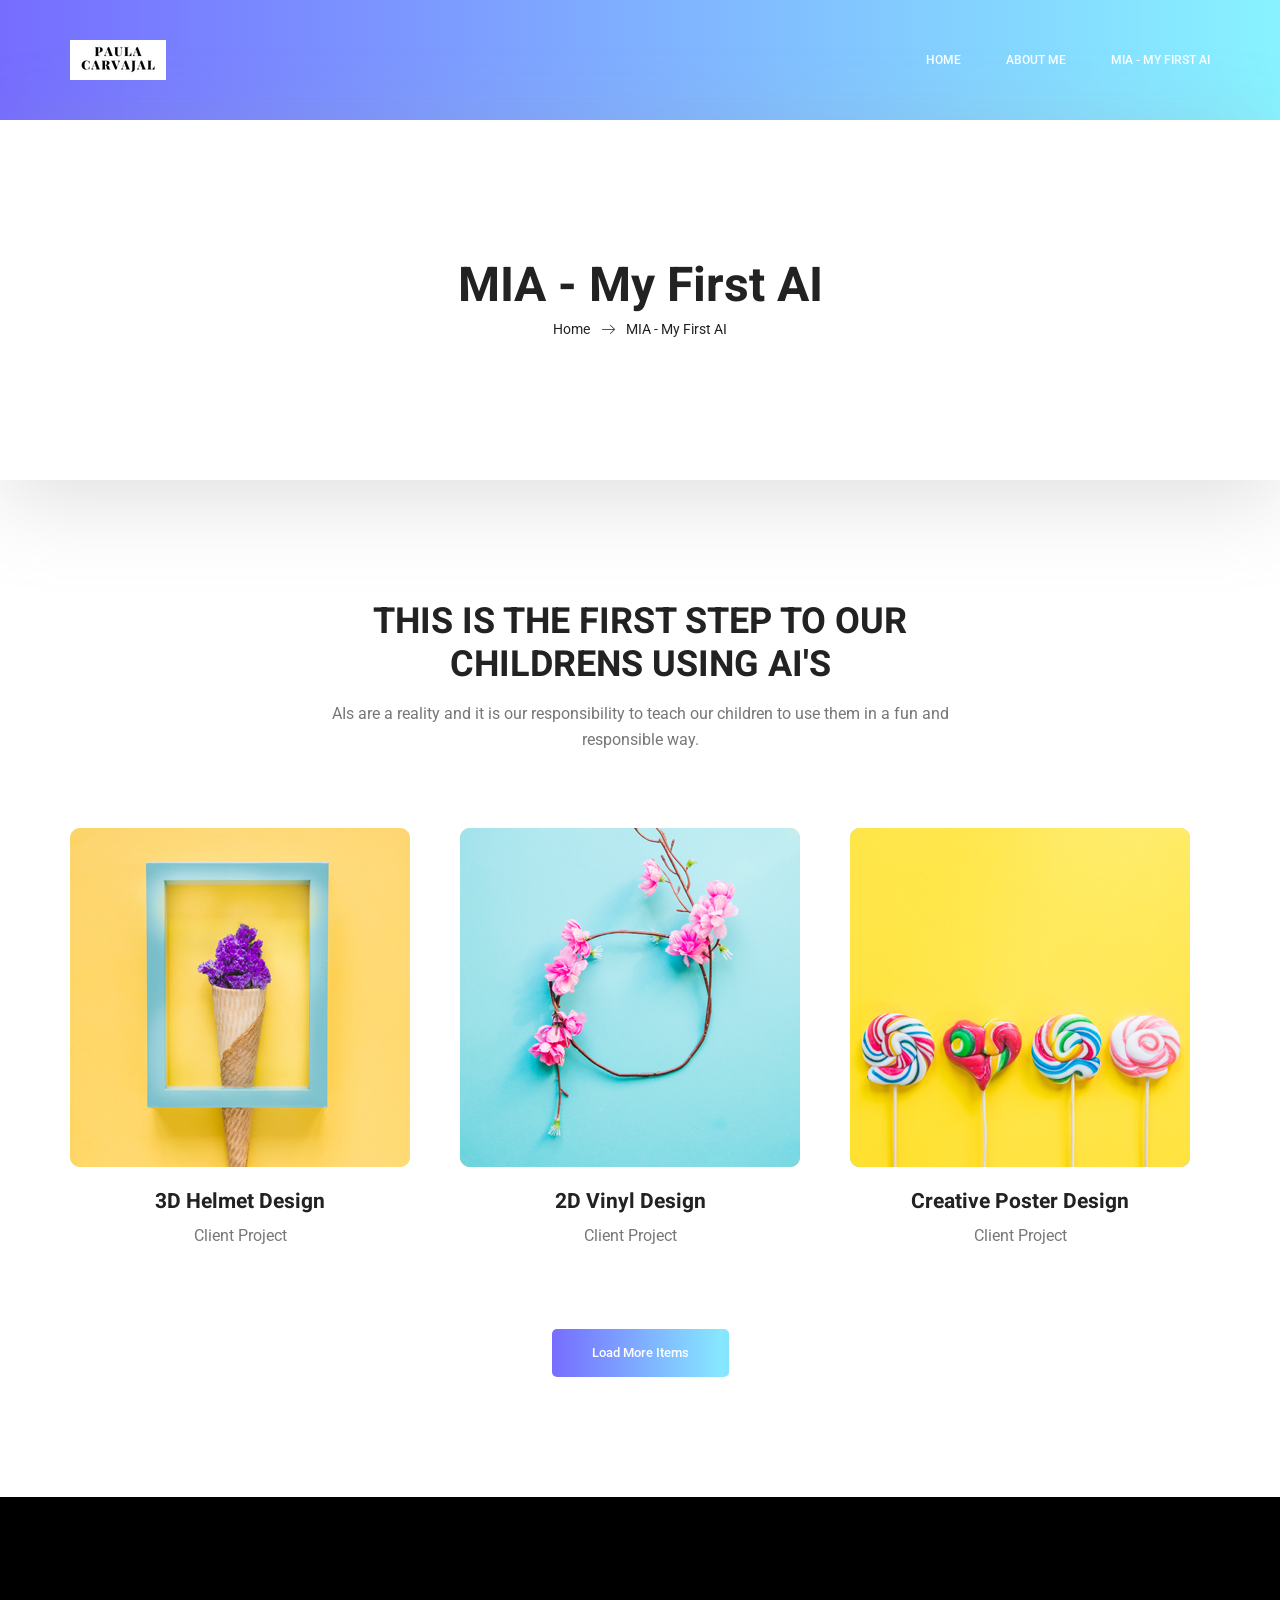
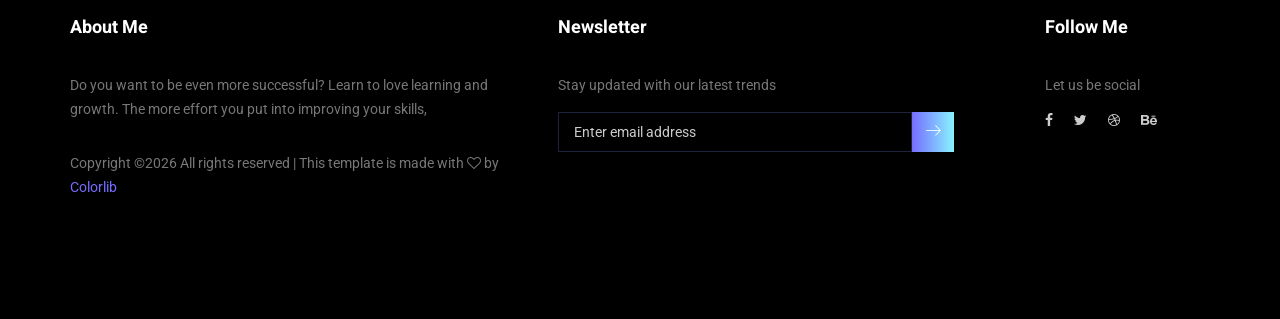
<file: portfolio.html>
<!doctype html>
<html lang="en">
    <head>
        <!-- Required meta tags -->
        <meta charset="utf-8">
        <meta name="viewport" content="width=device-width, initial-scale=1, shrink-to-fit=no">
        <link rel="icon" href="img/favicon.png" type="image/png">
        <title>MIA - My First AI</title>
        <!-- Bootstrap CSS -->
        <link rel="stylesheet" href="css/bootstrap.css">
        <link rel="stylesheet" href="vendors/linericon/style.css">
        <link rel="stylesheet" href="css/font-awesome.min.css">
        <link rel="stylesheet" href="vendors/owl-carousel/owl.carousel.min.css">
        <link rel="stylesheet" href="vendors/lightbox/simpleLightbox.css">
        <link rel="stylesheet" href="vendors/nice-select/css/nice-select.css">
        <link rel="stylesheet" href="vendors/animate-css/animate.css">
        <link rel="stylesheet" href="vendors/popup/magnific-popup.css">
        <link rel="stylesheet" href="vendors/flaticon/flaticon.css">
        <!-- main css -->
        <link rel="stylesheet" href="css/style.css">
        <link rel="stylesheet" href="css/responsive.css">
    </head>
    <body>
        
        <!--================Header Menu Area =================-->
        <header class="header_area">
            <div class="main_menu">
            	<nav class="navbar navbar-expand-lg navbar-light">
					<div class="container box_1620">
						<!-- Brand and toggle get grouped for better mobile display -->
						<a class="navbar-brand logo_h" href="index.html"><img src="img/logo.png" alt=""></a>
						<button class="navbar-toggler" type="button" data-toggle="collapse" data-target="#navbarSupportedContent" aria-controls="navbarSupportedContent" aria-expanded="false" aria-label="Toggle navigation">
							<span class="icon-bar"></span>
							<span class="icon-bar"></span>
							<span class="icon-bar"></span>
						</button>
						<!-- Collect the nav links, forms, and other content for toggling -->
						<div class="collapse navbar-collapse offset" id="navbarSupportedContent">
							<ul class="nav navbar-nav menu_nav ml-auto">
								<li class="nav-item active"><a class="nav-link" href="index.html">Home</a></li> 
								<li class="nav-item"><a class="nav-link" href="about-us.html">About Me</a></li> 
								<li class="nav-item"><a class="nav-link" href="portfolio.html">MIA - My First AI</a></li> 
							</ul>
						</div> 
					</div>
            	</nav>
            </div>
        </header>
        <!--================Header Menu Area =================-->
        
        <!--================Home Banner Area =================-->
        <section class="banner_area">
            <div class="box_1620">
				<div class="banner_inner d-flex align-items-center">
					<div class="container">
						<div class="banner_content text-center">
							<h2>MIA - My First AI</h2>
							<div class="page_link">
								<a href="index.html">Home</a>
								<a href="portfolio.html">MIA - My First AI</a>
							</div>
						</div>
					</div>
				</div>
            </div>
        </section>
        <!--================End Home Banner Area =================-->
        
        <!--================Home Gallery Area =================-->
        <section class="home_gallery_area p_120">
        	<div class="container">
        		<div class="main_title">
        			<h2>This is the first step to our childrens using AI's</h2>
        			<p>AIs are a reality and it is our responsibility to teach our children to use them in a fun and responsible way.</p>
        		</div>
        	</div>
        	<div class="container">
        		<div class="gallery_f_inner row imageGallery1">
        			<div class="col-lg-4 col-md-4 col-sm-6 brand manipul design print">
        				<div class="h_gallery_item">
        					<div class="g_img_item">
        						<img class="img-fluid" src="img/gallery/project-1.jpg" alt="">
        						<a class="light" href="img/gallery/project-1.jpg"><img src="img/gallery/icon.png" alt=""></a>
        					</div>
        					<div class="g_item_text">
        						<h4>3D Helmet Design</h4>
        						<p>Client Project</p>
        					</div>
        				</div>
        			</div>
        			<div class="col-lg-4 col-md-4 col-sm-6 brand manipul creative">
        				<div class="h_gallery_item">
        					<div class="g_img_item">
        						<img class="img-fluid" src="img/gallery/project-2.jpg" alt="">
        						<a class="light" href="img/gallery/project-2.jpg"><img src="img/gallery/icon.png" alt=""></a>
        					</div>
        					<div class="g_item_text">
        						<h4>2D Vinyl Design</h4>
        						<p>Client Project</p>
        					</div>
        				</div>
        			</div>
        			<div class="col-lg-4 col-md-4 col-sm-6 manipul creative design print">
        				<div class="h_gallery_item">
        					<div class="g_img_item">
        						<img class="img-fluid" src="img/gallery/project-3.jpg" alt="">
        						<a class="light" href="img/gallery/project-3.jpg"><img src="img/gallery/icon.png" alt=""></a>
        					</div>
        					<div class="g_item_text">
        						<h4>Creative Poster Design</h4>
        						<p>Client Project</p>
        					</div>
        				</div>
        			</div>
        		</div>
        		<div class="more_btn">
        			<a class="main_btn" href="#">Load More Items</a>
        		</div>
        	</div>
        </section>
        <!--================End Home Gallery Area =================-->
        
        <!--================Footer Area =================-->
        <footer class="footer_area p_120">
        	<div class="container">
        		<div class="row footer_inner">
        			<div class="col-lg-5 col-sm-6">
        				<aside class="f_widget ab_widget">
        					<div class="f_title">
        						<h3>About Me</h3>
        					</div>
        					<p>Do you want to be even more successful? Learn to love learning and growth. The more effort you put into improving your skills,</p>
        					<p><!-- Link back to Colorlib can't be removed. Template is licensed under CC BY 3.0. -->
Copyright &copy;<script>document.write(new Date().getFullYear());</script> All rights reserved | This template is made with <i class="fa fa-heart-o" aria-hidden="true"></i> by <a href="https://colorlib.com" target="_blank">Colorlib</a>
<!-- Link back to Colorlib can't be removed. Template is licensed under CC BY 3.0. --></p>
        				</aside>
        			</div>
        			<div class="col-lg-5 col-sm-6">
        				<aside class="f_widget news_widget">
        					<div class="f_title">
        						<h3>Newsletter</h3>
        					</div>
        					<p>Stay updated with our latest trends</p>
        					<div id="mc_embed_signup">
                                <form target="_blank" action="https://spondonit.us12.list-manage.com/subscribe/post?u=1462626880ade1ac87bd9c93a&amp;id=92a4423d01" method="get" class="subscribe_form relative">
                                	<div class="input-group d-flex flex-row">
                                        <input name="EMAIL" placeholder="Enter email address" onfocus="this.placeholder = ''" onblur="this.placeholder = 'Email Address '" required="" type="email">
                                        <button class="btn sub-btn"><span class="lnr lnr-arrow-right"></span></button>		
                                    </div>				
                                    <div class="mt-10 info"></div>
                                </form>
                            </div>
        				</aside>
        			</div>
        			<div class="col-lg-2">
        				<aside class="f_widget social_widget">
        					<div class="f_title">
        						<h3>Follow Me</h3>
        					</div>
        					<p>Let us be social</p>
        					<ul class="list">
        						<li><a href="#"><i class="fa fa-facebook"></i></a></li>
        						<li><a href="#"><i class="fa fa-twitter"></i></a></li>
        						<li><a href="#"><i class="fa fa-dribbble"></i></a></li>
        						<li><a href="#"><i class="fa fa-behance"></i></a></li>
        					</ul>
        				</aside>
        			</div>
        		</div>
        	</div>
        </footer>
        <!--================End Footer Area =================-->
        
        
        
        
        <!-- Optional JavaScript -->
        <!-- jQuery first, then Popper.js, then Bootstrap JS -->
        <script src="js/jquery-3.3.1.min.js"></script>
        <script src="js/popper.js"></script>
        <script src="js/bootstrap.min.js"></script>
        <script src="js/stellar.js"></script>
        <script src="vendors/lightbox/simpleLightbox.min.js"></script>
        <script src="vendors/nice-select/js/jquery.nice-select.min.js"></script>
        <script src="vendors/isotope/imagesloaded.pkgd.min.js"></script>
        <script src="vendors/isotope/isotope.pkgd.min.js"></script>
        <script src="vendors/owl-carousel/owl.carousel.min.js"></script>
        <script src="vendors/popup/jquery.magnific-popup.min.js"></script>
        <script src="js/jquery.ajaxchimp.min.js"></script>
        <script src="vendors/counter-up/jquery.waypoints.min.js"></script>
        <script src="vendors/counter-up/jquery.counterup.min.js"></script>
        <script src="js/mail-script.js"></script>
        <script src="js/theme.js"></script>
    </body>
</html>
</file>
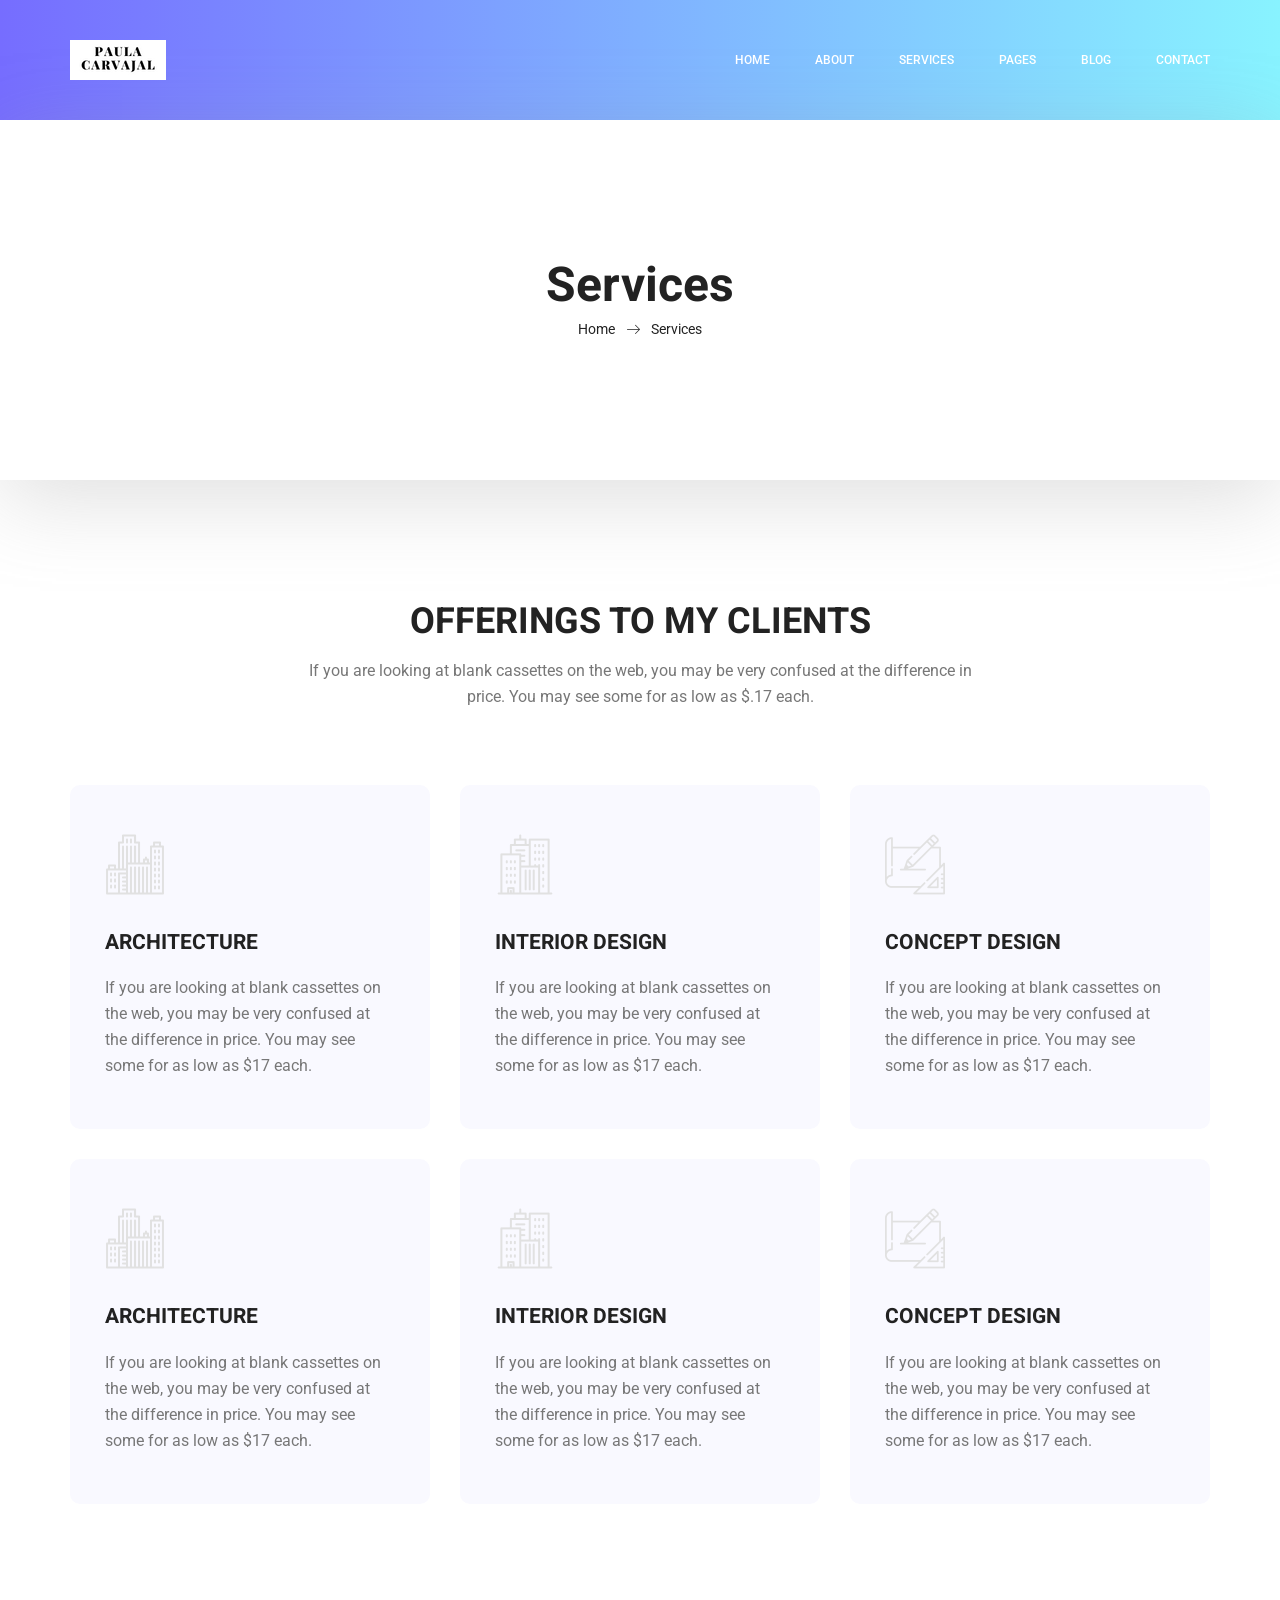
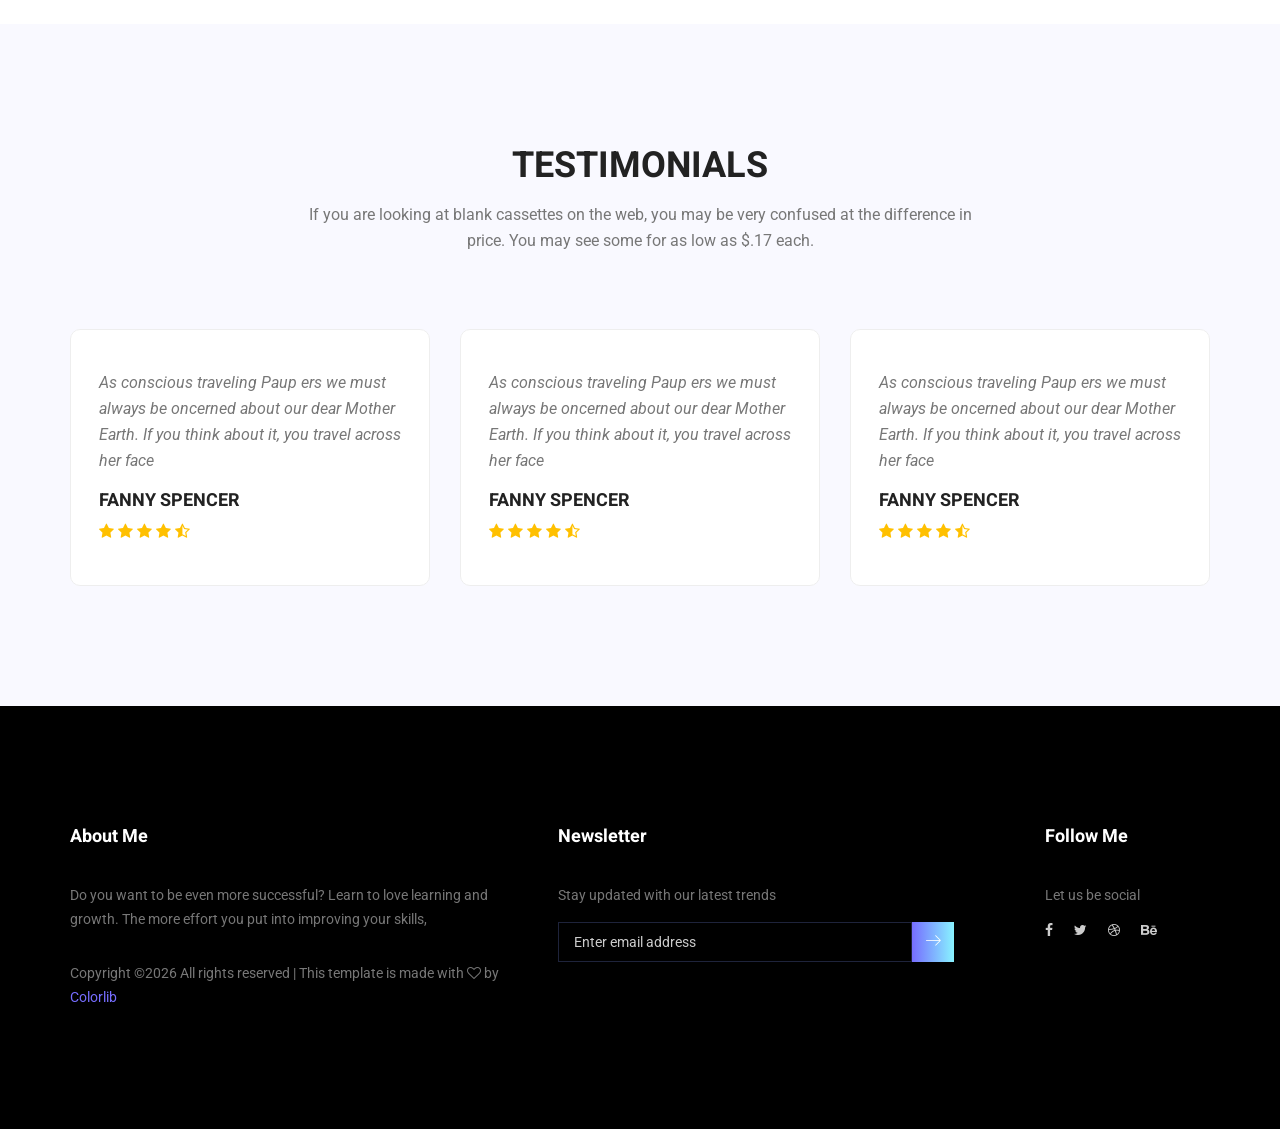
<file: services.html>
<!doctype html>
<html lang="en">
    <head>
        <!-- Required meta tags -->
        <meta charset="utf-8">
        <meta name="viewport" content="width=device-width, initial-scale=1, shrink-to-fit=no">
        <link rel="icon" href="img/favicon.png" type="image/png">
        <title>MeetMe Personal</title>
        <!-- Bootstrap CSS -->
        <link rel="stylesheet" href="css/bootstrap.css">
        <link rel="stylesheet" href="vendors/linericon/style.css">
        <link rel="stylesheet" href="css/font-awesome.min.css">
        <link rel="stylesheet" href="vendors/owl-carousel/owl.carousel.min.css">
        <link rel="stylesheet" href="vendors/lightbox/simpleLightbox.css">
        <link rel="stylesheet" href="vendors/nice-select/css/nice-select.css">
        <link rel="stylesheet" href="vendors/animate-css/animate.css">
        <link rel="stylesheet" href="vendors/popup/magnific-popup.css">
        <link rel="stylesheet" href="vendors/flaticon/flaticon.css">
        <!-- main css -->
        <link rel="stylesheet" href="css/style.css">
        <link rel="stylesheet" href="css/responsive.css">
    </head>
    <body>
        
        <!--================Header Menu Area =================-->
        <header class="header_area">
            <div class="main_menu">
            	<nav class="navbar navbar-expand-lg navbar-light">
					<div class="container box_1620">
						<!-- Brand and toggle get grouped for better mobile display -->
						<a class="navbar-brand logo_h" href="index.html"><img src="img/logo.png" alt=""></a>
						<button class="navbar-toggler" type="button" data-toggle="collapse" data-target="#navbarSupportedContent" aria-controls="navbarSupportedContent" aria-expanded="false" aria-label="Toggle navigation">
							<span class="icon-bar"></span>
							<span class="icon-bar"></span>
							<span class="icon-bar"></span>
						</button>
						<!-- Collect the nav links, forms, and other content for toggling -->
						<div class="collapse navbar-collapse offset" id="navbarSupportedContent">
							<ul class="nav navbar-nav menu_nav ml-auto">
								<li class="nav-item active"><a class="nav-link" href="index.html">Home</a></li> 
								<li class="nav-item"><a class="nav-link" href="about-us.html">About</a></li> 
								<li class="nav-item"><a class="nav-link" href="services.html">Services</a></li> 
								<li class="nav-item submenu dropdown">
									<a href="#" class="nav-link dropdown-toggle" data-toggle="dropdown" role="button" aria-haspopup="true" aria-expanded="false">Pages</a>
									<ul class="dropdown-menu">
										<li class="nav-item"><a class="nav-link" href="portfolio.html">Portfolio</a></li>
										<li class="nav-item"><a class="nav-link" href="elements.html">Elements</a></li>
									</ul>
								</li> 
								<li class="nav-item submenu dropdown">
									<a href="#" class="nav-link dropdown-toggle" data-toggle="dropdown" role="button" aria-haspopup="true" aria-expanded="false">Blog</a>
									<ul class="dropdown-menu">
										<li class="nav-item"><a class="nav-link" href="blog.html">Blog</a></li>
										<li class="nav-item"><a class="nav-link" href="single-blog.html">Blog Details</a></li>
									</ul>
								</li> 
								<li class="nav-item"><a class="nav-link" href="contact.html">Contact</a></li>
							</ul>
						</div> 
					</div>
            	</nav>
            </div>
        </header>
        <!--================Header Menu Area =================-->
        
        <!--================Home Banner Area =================-->
        <section class="banner_area">
            <div class="box_1620">
				<div class="banner_inner d-flex align-items-center">
					<div class="container">
						<div class="banner_content text-center">
							<h2>Services</h2>
							<div class="page_link">
								<a href="index.html">Home</a>
								<a href="services.html">Services</a>
							</div>
						</div>
					</div>
				</div>
            </div>
        </section>
        <!--================End Home Banner Area =================-->
        
        <!--================Feature Area =================-->
        <section class="feature_area white_feature p_120">
        	<div class="container">
        		<div class="main_title">
        			<h2>offerings to my clients</h2>
        			<p>If you are looking at blank cassettes on the web, you may be very confused at the difference in price. You may see some for as low as $.17 each.</p>
        		</div>
        		<div class="feature_inner row">
        			<div class="col-lg-4 col-md-6">
        				<div class="feature_item">
        					<i class="flaticon-city"></i>
        					<h4>Architecture</h4>
        					<p>If you are looking at blank cassettes on the web, you may be very confused at the difference in price. You may see some for as low as $17 each.</p>
        				</div>
        			</div>
        			<div class="col-lg-4 col-md-6">
        				<div class="feature_item">
        					<i class="flaticon-skyline"></i>
        					<h4>Interior Design</h4>
        					<p>If you are looking at blank cassettes on the web, you may be very confused at the difference in price. You may see some for as low as $17 each.</p>
        				</div>
        			</div>
        			<div class="col-lg-4 col-md-6">
        				<div class="feature_item">
        					<i class="flaticon-sketch"></i>
        					<h4>Concept Design</h4>
        					<p>If you are looking at blank cassettes on the web, you may be very confused at the difference in price. You may see some for as low as $17 each.</p>
        				</div>
        			</div>
        			<div class="col-lg-4 col-md-6">
        				<div class="feature_item">
        					<i class="flaticon-city"></i>
        					<h4>Architecture</h4>
        					<p>If you are looking at blank cassettes on the web, you may be very confused at the difference in price. You may see some for as low as $17 each.</p>
        				</div>
        			</div>
        			<div class="col-lg-4 col-md-6">
        				<div class="feature_item">
        					<i class="flaticon-skyline"></i>
        					<h4>Interior Design</h4>
        					<p>If you are looking at blank cassettes on the web, you may be very confused at the difference in price. You may see some for as low as $17 each.</p>
        				</div>
        			</div>
        			<div class="col-lg-4 col-md-6">
        				<div class="feature_item">
        					<i class="flaticon-sketch"></i>
        					<h4>Concept Design</h4>
        					<p>If you are looking at blank cassettes on the web, you may be very confused at the difference in price. You may see some for as low as $17 each.</p>
        				</div>
        			</div>
        		</div>
        	</div>
        </section>
        <!--================End Feature Area =================-->
        
        <!--================Testimonials Area =================-->
        <section class="testimonials_area p_120">
        	<div class="container">
        		<div class="main_title">
        			<h2>Testimonials</h2>
        			<p>If you are looking at blank cassettes on the web, you may be very confused at the difference in price. You may see some for as low as $.17 each.</p>
        		</div>
        		<div class="testi_inner">
					<div class="testi_slider owl-carousel">
						<div class="item">
							<div class="testi_item">
								<p>As conscious traveling Paup ers we must always be oncerned about our dear Mother Earth. If you think about it, you travel across her face</p>
								<h4>Fanny Spencer</h4>
								<a href="#"><i class="fa fa-star"></i></a>
								<a href="#"><i class="fa fa-star"></i></a>
								<a href="#"><i class="fa fa-star"></i></a>
								<a href="#"><i class="fa fa-star"></i></a>
								<a href="#"><i class="fa fa-star-half-o"></i></a>
							</div>
						</div>
						<div class="item">
							<div class="testi_item">
								<p>As conscious traveling Paup ers we must always be oncerned about our dear Mother Earth. If you think about it, you travel across her face</p>
								<h4>Fanny Spencer</h4>
								<a href="#"><i class="fa fa-star"></i></a>
								<a href="#"><i class="fa fa-star"></i></a>
								<a href="#"><i class="fa fa-star"></i></a>
								<a href="#"><i class="fa fa-star"></i></a>
								<a href="#"><i class="fa fa-star-half-o"></i></a>
							</div>
						</div>
						<div class="item">
							<div class="testi_item">
								<p>As conscious traveling Paup ers we must always be oncerned about our dear Mother Earth. If you think about it, you travel across her face</p>
								<h4>Fanny Spencer</h4>
								<a href="#"><i class="fa fa-star"></i></a>
								<a href="#"><i class="fa fa-star"></i></a>
								<a href="#"><i class="fa fa-star"></i></a>
								<a href="#"><i class="fa fa-star"></i></a>
								<a href="#"><i class="fa fa-star-half-o"></i></a>
							</div>
						</div>
					</div>
        		</div>
        	</div>
        </section>
        <!--================End Testimonials Area =================-->
        
        <!--================Footer Area =================-->
        <footer class="footer_area p_120">
        	<div class="container">
        		<div class="row footer_inner">
        			<div class="col-lg-5 col-sm-6">
        				<aside class="f_widget ab_widget">
        					<div class="f_title">
        						<h3>About Me</h3>
        					</div>
        					<p>Do you want to be even more successful? Learn to love learning and growth. The more effort you put into improving your skills,</p>
        					<p><!-- Link back to Colorlib can't be removed. Template is licensed under CC BY 3.0. -->
Copyright &copy;<script>document.write(new Date().getFullYear());</script> All rights reserved | This template is made with <i class="fa fa-heart-o" aria-hidden="true"></i> by <a href="https://colorlib.com" target="_blank">Colorlib</a>
<!-- Link back to Colorlib can't be removed. Template is licensed under CC BY 3.0. --></p>
        				</aside>
        			</div>
        			<div class="col-lg-5 col-sm-6">
        				<aside class="f_widget news_widget">
        					<div class="f_title">
        						<h3>Newsletter</h3>
        					</div>
        					<p>Stay updated with our latest trends</p>
        					<div id="mc_embed_signup">
                                <form target="_blank" action="https://spondonit.us12.list-manage.com/subscribe/post?u=1462626880ade1ac87bd9c93a&amp;id=92a4423d01" method="get" class="subscribe_form relative">
                                	<div class="input-group d-flex flex-row">
                                        <input name="EMAIL" placeholder="Enter email address" onfocus="this.placeholder = ''" onblur="this.placeholder = 'Email Address '" required="" type="email">
                                        <button class="btn sub-btn"><span class="lnr lnr-arrow-right"></span></button>		
                                    </div>				
                                    <div class="mt-10 info"></div>
                                </form>
                            </div>
        				</aside>
        			</div>
        			<div class="col-lg-2">
        				<aside class="f_widget social_widget">
        					<div class="f_title">
        						<h3>Follow Me</h3>
        					</div>
        					<p>Let us be social</p>
        					<ul class="list">
        						<li><a href="#"><i class="fa fa-facebook"></i></a></li>
        						<li><a href="#"><i class="fa fa-twitter"></i></a></li>
        						<li><a href="#"><i class="fa fa-dribbble"></i></a></li>
        						<li><a href="#"><i class="fa fa-behance"></i></a></li>
        					</ul>
        				</aside>
        			</div>
        		</div>
        	</div>
        </footer>
        <!--================End Footer Area =================-->
        
        
        
        
        <!-- Optional JavaScript -->
        <!-- jQuery first, then Popper.js, then Bootstrap JS -->
        <script src="js/jquery-3.3.1.min.js"></script>
        <script src="js/popper.js"></script>
        <script src="js/bootstrap.min.js"></script>
        <script src="js/stellar.js"></script>
        <script src="vendors/lightbox/simpleLightbox.min.js"></script>
        <script src="vendors/nice-select/js/jquery.nice-select.min.js"></script>
        <script src="vendors/isotope/imagesloaded.pkgd.min.js"></script>
        <script src="vendors/isotope/isotope.pkgd.min.js"></script>
        <script src="vendors/owl-carousel/owl.carousel.min.js"></script>
        <script src="vendors/popup/jquery.magnific-popup.min.js"></script>
        <script src="js/jquery.ajaxchimp.min.js"></script>
        <script src="vendors/counter-up/jquery.waypoints.min.js"></script>
        <script src="vendors/counter-up/jquery.counterup.min.js"></script>
        <script src="js/mail-script.js"></script>
        <script src="js/theme.js"></script>
    </body>
</html>
</file>
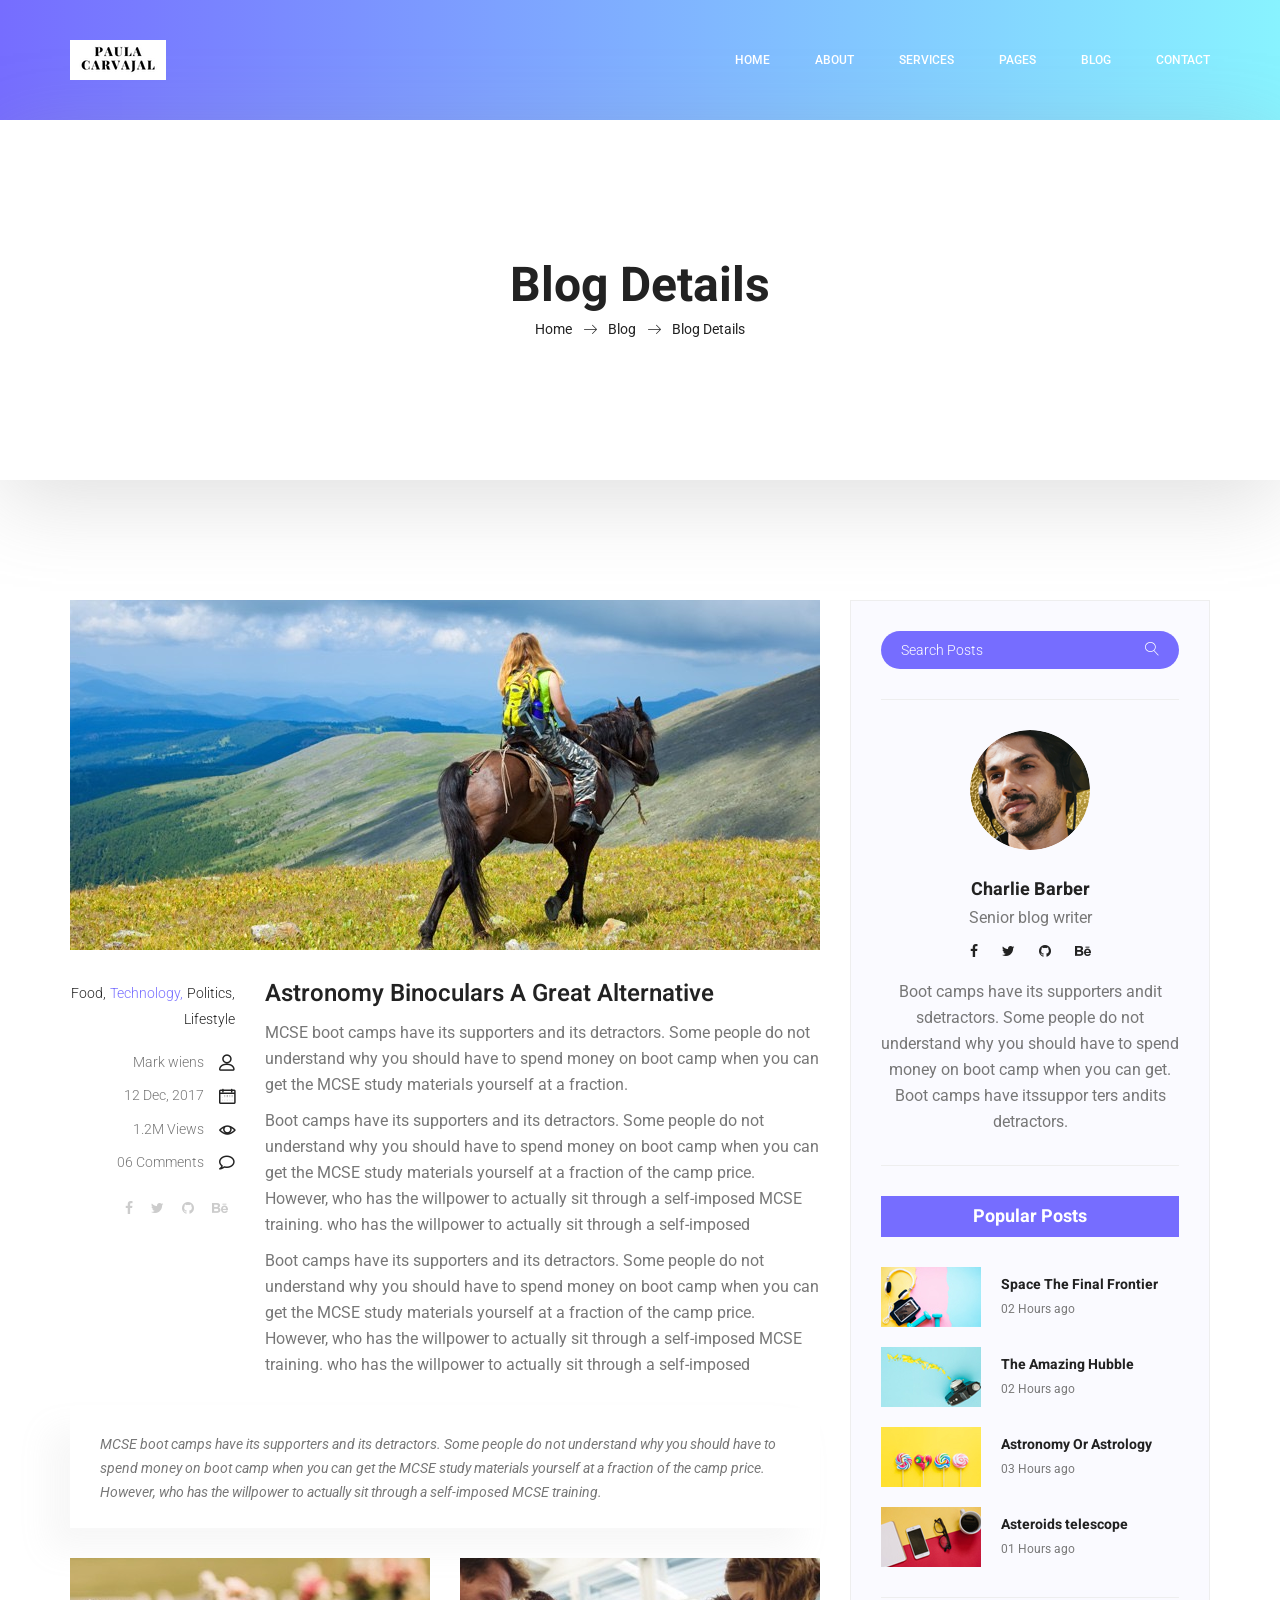
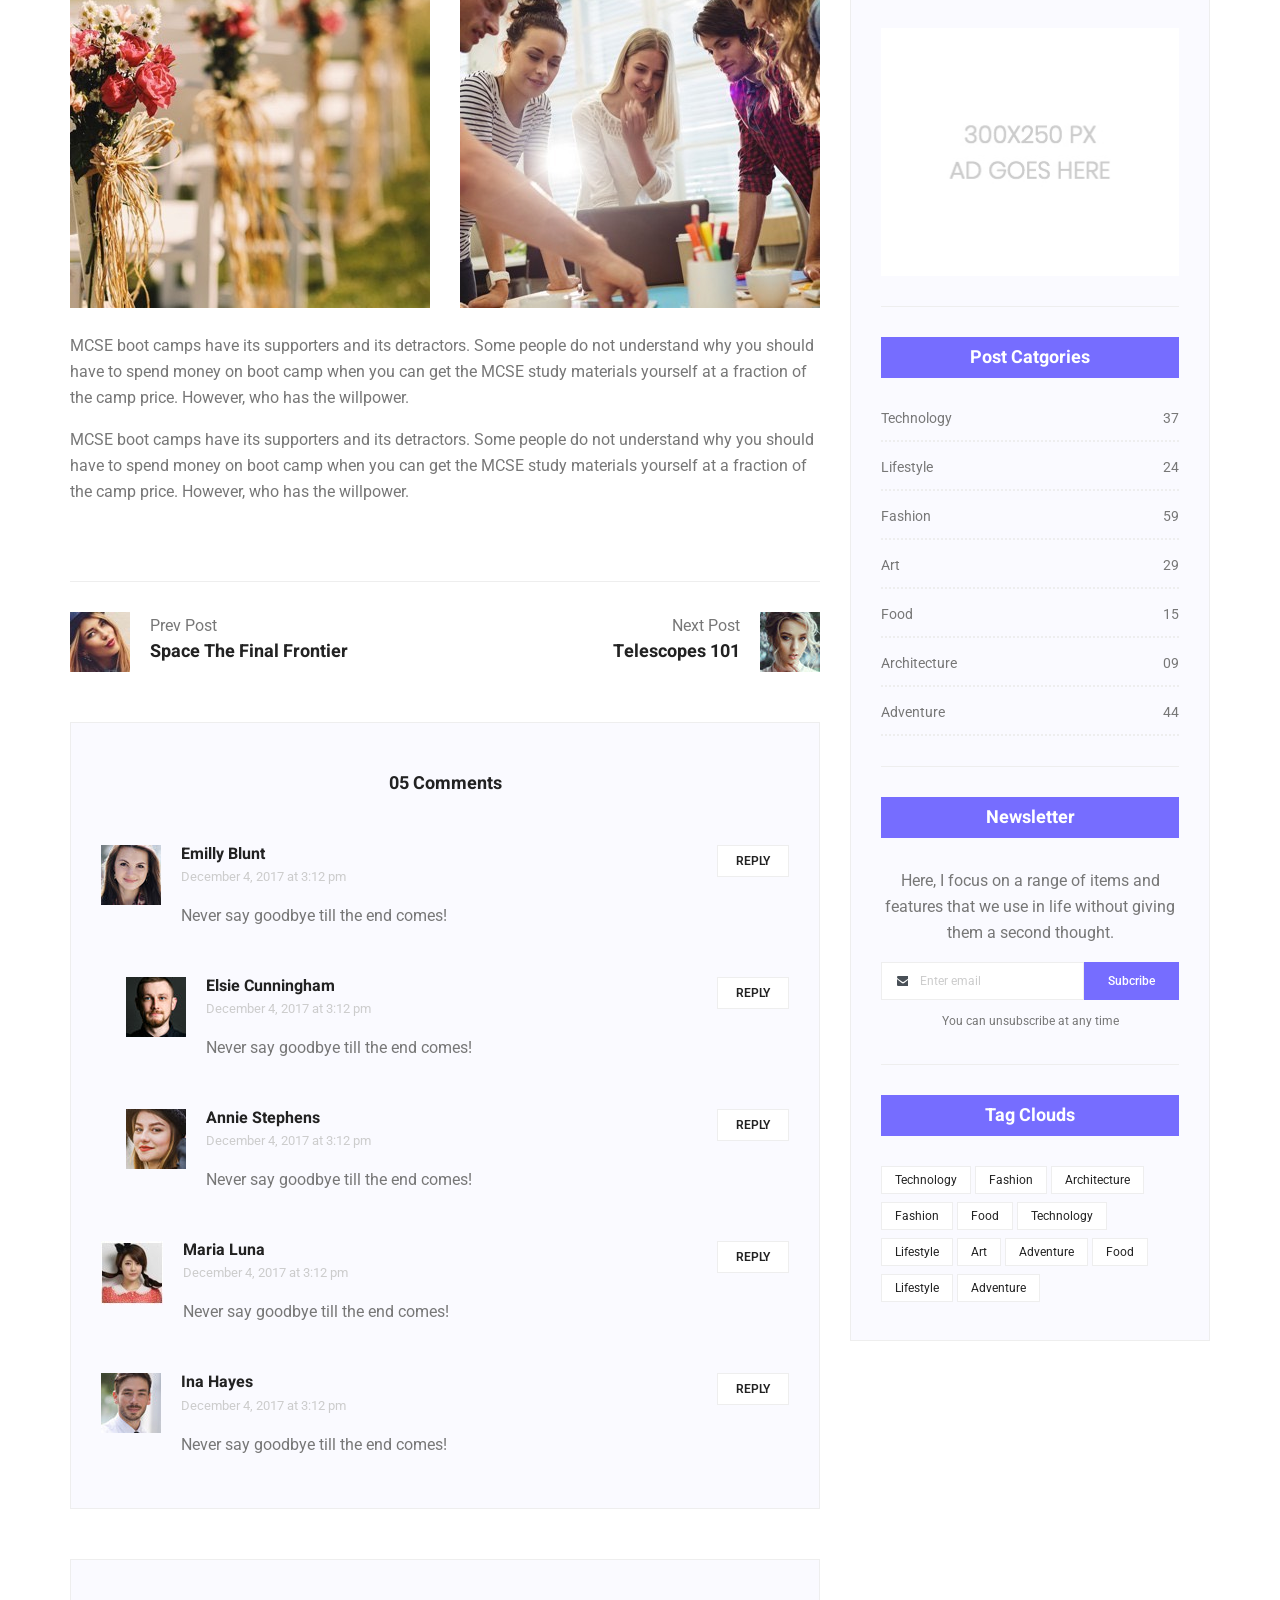
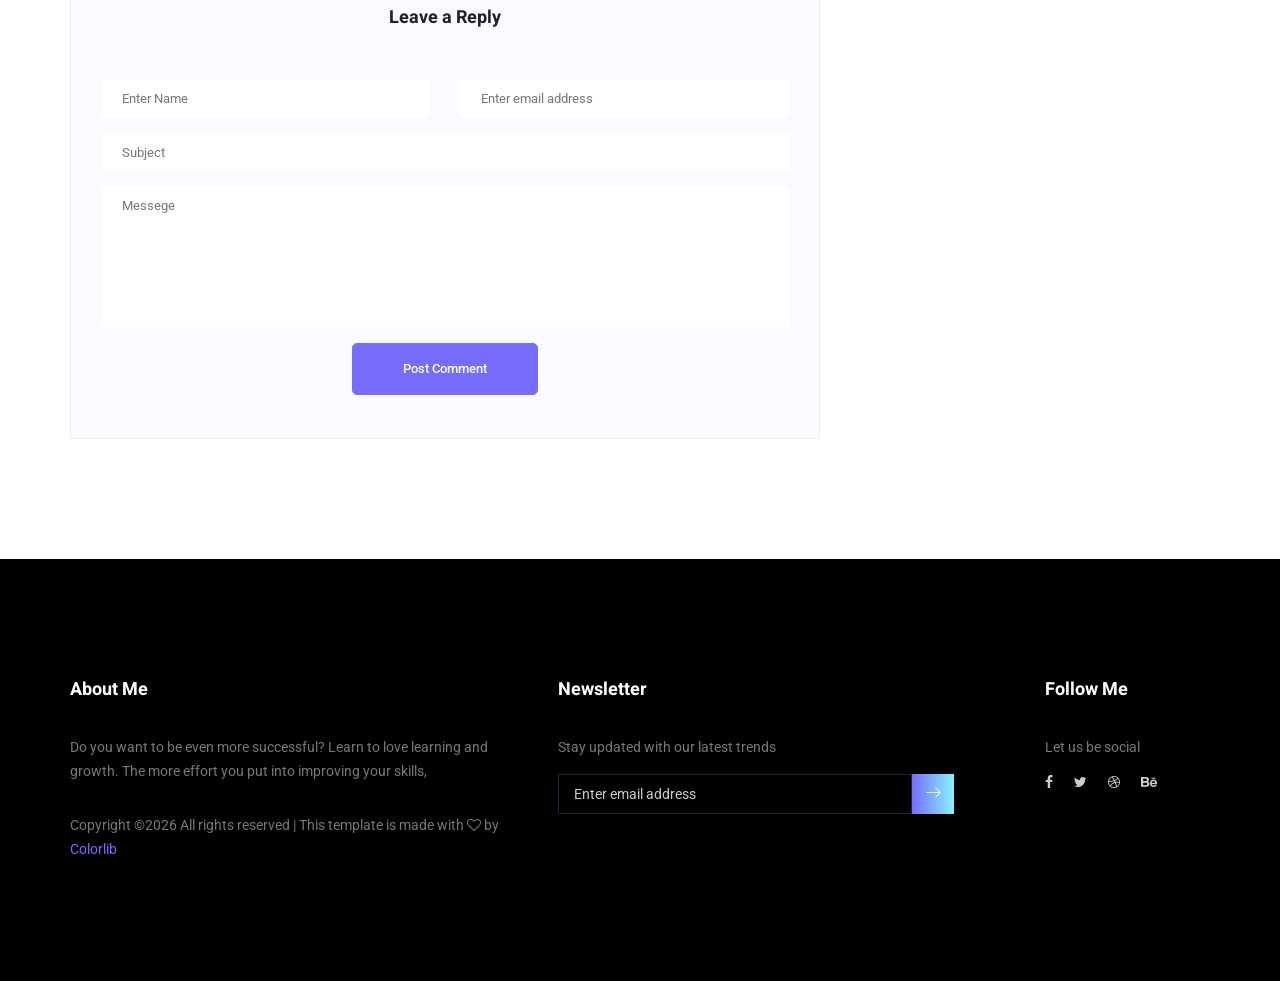
<file: single-blog.html>
<!doctype html>
<html lang="en">
    <head>
        <!-- Required meta tags -->
        <meta charset="utf-8">
        <meta name="viewport" content="width=device-width, initial-scale=1, shrink-to-fit=no">
        <link rel="icon" href="img/favicon.png" type="image/png">
        <title>MeetMe Personal</title>
        <!-- Bootstrap CSS -->
        <link rel="stylesheet" href="css/bootstrap.css">
        <link rel="stylesheet" href="vendors/linericon/style.css">
        <link rel="stylesheet" href="css/font-awesome.min.css">
        <link rel="stylesheet" href="vendors/owl-carousel/owl.carousel.min.css">
        <link rel="stylesheet" href="vendors/lightbox/simpleLightbox.css">
        <link rel="stylesheet" href="vendors/nice-select/css/nice-select.css">
        <link rel="stylesheet" href="vendors/animate-css/animate.css">
        <link rel="stylesheet" href="vendors/popup/magnific-popup.css">
        <!-- main css -->
        <link rel="stylesheet" href="css/style.css">
        <link rel="stylesheet" href="css/responsive.css">
    </head>
    <body>
        
        <!--================Header Menu Area =================-->
        <header class="header_area">
            <div class="main_menu">
            	<nav class="navbar navbar-expand-lg navbar-light">
					<div class="container box_1620">
						<!-- Brand and toggle get grouped for better mobile display -->
						<a class="navbar-brand logo_h" href="index.html"><img src="img/logo.png" alt=""></a>
						<button class="navbar-toggler" type="button" data-toggle="collapse" data-target="#navbarSupportedContent" aria-controls="navbarSupportedContent" aria-expanded="false" aria-label="Toggle navigation">
							<span class="icon-bar"></span>
							<span class="icon-bar"></span>
							<span class="icon-bar"></span>
						</button>
						<!-- Collect the nav links, forms, and other content for toggling -->
						<div class="collapse navbar-collapse offset" id="navbarSupportedContent">
							<ul class="nav navbar-nav menu_nav ml-auto">
								<li class="nav-item active"><a class="nav-link" href="index.html">Home</a></li> 
								<li class="nav-item"><a class="nav-link" href="about-us.html">About</a></li> 
								<li class="nav-item"><a class="nav-link" href="services.html">Services</a></li> 
								<li class="nav-item submenu dropdown">
									<a href="#" class="nav-link dropdown-toggle" data-toggle="dropdown" role="button" aria-haspopup="true" aria-expanded="false">Pages</a>
									<ul class="dropdown-menu">
										<li class="nav-item"><a class="nav-link" href="portfolio.html">Portfolio</a></li>
										<li class="nav-item"><a class="nav-link" href="elements.html">Elements</a></li>
									</ul>
								</li> 
								<li class="nav-item submenu dropdown">
									<a href="#" class="nav-link dropdown-toggle" data-toggle="dropdown" role="button" aria-haspopup="true" aria-expanded="false">Blog</a>
									<ul class="dropdown-menu">
										<li class="nav-item"><a class="nav-link" href="blog.html">Blog</a></li>
										<li class="nav-item"><a class="nav-link" href="single-blog.html">Blog Details</a></li>
									</ul>
								</li> 
								<li class="nav-item"><a class="nav-link" href="contact.html">Contact</a></li>
							</ul>
						</div> 
					</div>
            	</nav>
            </div>
        </header>
        <!--================Header Menu Area =================-->
        
        <!--================Home Banner Area =================-->
        <section class="banner_area">
            <div class="box_1620">
				<div class="banner_inner d-flex align-items-center">
					<div class="container">
						<div class="banner_content text-center">
							<h2>Blog Details</h2>
							<div class="page_link">
								<a href="index.html">Home</a>
								<a href="blog.html">Blog</a>
								<a href="single-blog.html">Blog Details</a>
							</div>
						</div>
					</div>
				</div>
            </div>
        </section>
        <!--================End Home Banner Area =================-->
        
        <!--================Blog Area =================-->
        <section class="blog_area single-post-area p_120">
            <div class="container">
                <div class="row">
                    <div class="col-lg-8 posts-list">
                        <div class="single-post row">
                            <div class="col-lg-12">
                                <div class="feature-img">
                                    <img class="img-fluid" src="img/blog/feature-img1.jpg" alt="">
                                </div>									
                            </div>
                            <div class="col-lg-3  col-md-3">
                                <div class="blog_info text-right">
                                    <div class="post_tag">
                                        <a href="#">Food,</a>
                                        <a class="active" href="#">Technology,</a>
                                        <a href="#">Politics,</a>
                                        <a href="#">Lifestyle</a>
                                    </div>
                                    <ul class="blog_meta list">
                                        <li><a href="#">Mark wiens<i class="lnr lnr-user"></i></a></li>
                                        <li><a href="#">12 Dec, 2017<i class="lnr lnr-calendar-full"></i></a></li>
                                        <li><a href="#">1.2M Views<i class="lnr lnr-eye"></i></a></li>
                                        <li><a href="#">06 Comments<i class="lnr lnr-bubble"></i></a></li>
                                    </ul>
                                    <ul class="social-links">
                                        <li><a href="#"><i class="fa fa-facebook"></i></a></li>
                                        <li><a href="#"><i class="fa fa-twitter"></i></a></li>
                                        <li><a href="#"><i class="fa fa-github"></i></a></li>
                                        <li><a href="#"><i class="fa fa-behance"></i></a></li>
                                    </ul>
                                </div>
                            </div>
                            <div class="col-lg-9 col-md-9 blog_details">
                                <h2>Astronomy Binoculars A Great Alternative</h2>
                                <p class="excert">
                                    MCSE boot camps have its supporters and its detractors. Some people do not understand why you should have to spend money on boot camp when you can get the MCSE study materials yourself at a fraction.
                                </p>
                                <p>
                                    Boot camps have its supporters and its detractors. Some people do not understand why you should have to spend money on boot camp when you can get the MCSE study materials yourself at a fraction of the camp price. However, who has the willpower to actually sit through a self-imposed MCSE training. who has the willpower to actually sit through a self-imposed
                                </p>
                                <p>
                                    Boot camps have its supporters and its detractors. Some people do not understand why you should have to spend money on boot camp when you can get the MCSE study materials yourself at a fraction of the camp price. However, who has the willpower to actually sit through a self-imposed MCSE training. who has the willpower to actually sit through a self-imposed
                                </p>
                            </div>
                            <div class="col-lg-12">
                                <div class="quotes">
                                    MCSE boot camps have its supporters and its detractors. Some people do not understand why you should have to spend money on boot camp when you can get the MCSE study materials yourself at a fraction of the camp price. However, who has the willpower to actually sit through a self-imposed MCSE training.										
                                </div>
                                <div class="row">
                                    <div class="col-6">
                                        <img class="img-fluid" src="img/blog/post-img1.jpg" alt="">
                                    </div>
                                    <div class="col-6">
                                        <img class="img-fluid" src="img/blog/post-img2.jpg" alt="">
                                    </div>	
                                    <div class="col-lg-12 mt-25">
                                        <p>
                                            MCSE boot camps have its supporters and its detractors. Some people do not understand why you should have to spend money on boot camp when you can get the MCSE study materials yourself at a fraction of the camp price. However, who has the willpower.
                                        </p>
                                        <p>
                                            MCSE boot camps have its supporters and its detractors. Some people do not understand why you should have to spend money on boot camp when you can get the MCSE study materials yourself at a fraction of the camp price. However, who has the willpower.
                                        </p>											
                                    </div>									
                                </div>
                            </div>
                        </div>
                        <div class="navigation-area">
                            <div class="row">
                                <div class="col-lg-6 col-md-6 col-12 nav-left flex-row d-flex justify-content-start align-items-center">
                                    <div class="thumb">
                                        <a href="#"><img class="img-fluid" src="img/blog/prev.jpg" alt=""></a>
                                    </div>
                                    <div class="arrow">
                                        <a href="#"><span class="lnr text-white lnr-arrow-left"></span></a>
                                    </div>
                                    <div class="detials">
                                        <p>Prev Post</p>
                                        <a href="#"><h4>Space The Final Frontier</h4></a>
                                    </div>
                                </div>
                                <div class="col-lg-6 col-md-6 col-12 nav-right flex-row d-flex justify-content-end align-items-center">
                                    <div class="detials">
                                        <p>Next Post</p>
                                        <a href="#"><h4>Telescopes 101</h4></a>
                                    </div>
                                    <div class="arrow">
                                        <a href="#"><span class="lnr text-white lnr-arrow-right"></span></a>
                                    </div>
                                    <div class="thumb">
                                        <a href="#"><img class="img-fluid" src="img/blog/next.jpg" alt=""></a>
                                    </div>										
                                </div>									
                            </div>
                        </div>
                        <div class="comments-area">
                            <h4>05 Comments</h4>
                            <div class="comment-list">
                                <div class="single-comment justify-content-between d-flex">
                                    <div class="user justify-content-between d-flex">
                                        <div class="thumb">
                                            <img src="img/blog/c1.jpg" alt="">
                                        </div>
                                        <div class="desc">
                                            <h5><a href="#">Emilly Blunt</a></h5>
                                            <p class="date">December 4, 2017 at 3:12 pm </p>
                                            <p class="comment">
                                                Never say goodbye till the end comes!
                                            </p>
                                        </div>
                                    </div>
                                    <div class="reply-btn">
                                           <a href="" class="btn-reply text-uppercase">reply</a> 
                                    </div>
                                </div>
                            </div>	
                            <div class="comment-list left-padding">
                                <div class="single-comment justify-content-between d-flex">
                                    <div class="user justify-content-between d-flex">
                                        <div class="thumb">
                                            <img src="img/blog/c2.jpg" alt="">
                                        </div>
                                        <div class="desc">
                                            <h5><a href="#">Elsie Cunningham</a></h5>
                                            <p class="date">December 4, 2017 at 3:12 pm </p>
                                            <p class="comment">
                                                Never say goodbye till the end comes!
                                            </p>
                                        </div>
                                    </div>
                                    <div class="reply-btn">
                                           <a href="" class="btn-reply text-uppercase">reply</a> 
                                    </div>
                                </div>
                            </div>	
                            <div class="comment-list left-padding">
                                <div class="single-comment justify-content-between d-flex">
                                    <div class="user justify-content-between d-flex">
                                        <div class="thumb">
                                            <img src="img/blog/c3.jpg" alt="">
                                        </div>
                                        <div class="desc">
                                            <h5><a href="#">Annie Stephens</a></h5>
                                            <p class="date">December 4, 2017 at 3:12 pm </p>
                                            <p class="comment">
                                                Never say goodbye till the end comes!
                                            </p>
                                        </div>
                                    </div>
                                    <div class="reply-btn">
                                           <a href="" class="btn-reply text-uppercase">reply</a> 
                                    </div>
                                </div>
                            </div>	
                            <div class="comment-list">
                                <div class="single-comment justify-content-between d-flex">
                                    <div class="user justify-content-between d-flex">
                                        <div class="thumb">
                                            <img src="img/blog/c4.jpg" alt="">
                                        </div>
                                        <div class="desc">
                                            <h5><a href="#">Maria Luna</a></h5>
                                            <p class="date">December 4, 2017 at 3:12 pm </p>
                                            <p class="comment">
                                                Never say goodbye till the end comes!
                                            </p>
                                        </div>
                                    </div>
                                    <div class="reply-btn">
                                           <a href="" class="btn-reply text-uppercase">reply</a> 
                                    </div>
                                </div>
                            </div>	
                            <div class="comment-list">
                                <div class="single-comment justify-content-between d-flex">
                                    <div class="user justify-content-between d-flex">
                                        <div class="thumb">
                                            <img src="img/blog/c5.jpg" alt="">
                                        </div>
                                        <div class="desc">
                                            <h5><a href="#">Ina Hayes</a></h5>
                                            <p class="date">December 4, 2017 at 3:12 pm </p>
                                            <p class="comment">
                                                Never say goodbye till the end comes!
                                            </p>
                                        </div>
                                    </div>
                                    <div class="reply-btn">
                                           <a href="" class="btn-reply text-uppercase">reply</a> 
                                    </div>
                                </div>
                            </div>	                                             				
                        </div>
                        <div class="comment-form">
                            <h4>Leave a Reply</h4>
                            <form>
                                <div class="form-group form-inline">
                                  <div class="form-group col-lg-6 col-md-6 name">
                                    <input type="text" class="form-control" id="name" placeholder="Enter Name" onfocus="this.placeholder = ''" onblur="this.placeholder = 'Enter Name'">
                                  </div>
                                  <div class="form-group col-lg-6 col-md-6 email">
                                    <input type="email" class="form-control" id="email" placeholder="Enter email address" onfocus="this.placeholder = ''" onblur="this.placeholder = 'Enter email address'">
                                  </div>										
                                </div>
                                <div class="form-group">
                                    <input type="text" class="form-control" id="subject" placeholder="Subject" onfocus="this.placeholder = ''" onblur="this.placeholder = 'Subject'">
                                </div>
                                <div class="form-group">
                                    <textarea class="form-control mb-10" rows="5" name="message" placeholder="Messege" onfocus="this.placeholder = ''" onblur="this.placeholder = 'Messege'" required=""></textarea>
                                </div>
                                <a href="#" class="primary-btn submit_btn">Post Comment</a>	
                            </form>
                        </div>
                    </div>
                    <div class="col-lg-4">
                        <div class="blog_right_sidebar">
                            <aside class="single_sidebar_widget search_widget">
                                <div class="input-group">
                                    <input type="text" class="form-control" placeholder="Search Posts">
                                    <span class="input-group-btn">
                                        <button class="btn btn-default" type="button"><i class="lnr lnr-magnifier"></i></button>
                                    </span>
                                </div><!-- /input-group -->
                                <div class="br"></div>
                            </aside>
                            <aside class="single_sidebar_widget author_widget">
                                <img class="author_img rounded-circle" src="img/blog/author.png" alt="">
                                <h4>Charlie Barber</h4>
                                <p>Senior blog writer</p>
                                <div class="social_icon">
                                    <a href="#"><i class="fa fa-facebook"></i></a>
                                    <a href="#"><i class="fa fa-twitter"></i></a>
                                    <a href="#"><i class="fa fa-github"></i></a>
                                    <a href="#"><i class="fa fa-behance"></i></a>
                                </div>
                                <p>Boot camps have its supporters andit sdetractors. Some people do not understand why you should have to spend money on boot camp when you can get. Boot camps have itssuppor ters andits detractors.</p>
                                <div class="br"></div>
                            </aside>
                            <aside class="single_sidebar_widget popular_post_widget">
                                <h3 class="widget_title">Popular Posts</h3>
                                <div class="media post_item">
                                    <img src="img/blog/popular-post/post1.jpg" alt="post">
                                    <div class="media-body">
                                        <a href="blog-details.html"><h3>Space The Final Frontier</h3></a>
                                        <p>02 Hours ago</p>
                                    </div>
                                </div>
                                <div class="media post_item">
                                    <img src="img/blog/popular-post/post2.jpg" alt="post">
                                    <div class="media-body">
                                        <a href="blog-details.html"><h3>The Amazing Hubble</h3></a>
                                        <p>02 Hours ago</p>
                                    </div>
                                </div>
                                <div class="media post_item">
                                    <img src="img/blog/popular-post/post3.jpg" alt="post">
                                    <div class="media-body">
                                        <a href="blog-details.html"><h3>Astronomy Or Astrology</h3></a>
                                        <p>03 Hours ago</p>
                                    </div>
                                </div>
                                <div class="media post_item">
                                    <img src="img/blog/popular-post/post4.jpg" alt="post">
                                    <div class="media-body">
                                        <a href="blog-details.html"><h3>Asteroids telescope</h3></a>
                                        <p>01 Hours ago</p>
                                    </div>
                                </div>
                                <div class="br"></div>
                            </aside>
                            <aside class="single_sidebar_widget ads_widget">
                                <a href="#"><img class="img-fluid" src="img/blog/add.jpg" alt=""></a>
                                <div class="br"></div>
                            </aside>
                            <aside class="single_sidebar_widget post_category_widget">
                                <h4 class="widget_title">Post Catgories</h4>
                                <ul class="list cat-list">
                                    <li>
                                        <a href="#" class="d-flex justify-content-between">
                                            <p>Technology</p>
                                            <p>37</p>
                                        </a>
                                    </li>
                                    <li>
                                        <a href="#" class="d-flex justify-content-between">
                                            <p>Lifestyle</p>
                                            <p>24</p>
                                        </a>
                                    </li>
                                    <li>
                                        <a href="#" class="d-flex justify-content-between">
                                            <p>Fashion</p>
                                            <p>59</p>
                                        </a>
                                    </li>
                                    <li>
                                        <a href="#" class="d-flex justify-content-between">
                                            <p>Art</p>
                                            <p>29</p>
                                        </a>
                                    </li>
                                    <li>
                                        <a href="#" class="d-flex justify-content-between">
                                            <p>Food</p>
                                            <p>15</p>
                                        </a>
                                    </li>
                                    <li>
                                        <a href="#" class="d-flex justify-content-between">
                                            <p>Architecture</p>
                                            <p>09</p>
                                        </a>
                                    </li>
                                    <li>
                                        <a href="#" class="d-flex justify-content-between">
                                            <p>Adventure</p>
                                            <p>44</p>
                                        </a>
                                    </li>															
                                </ul>
                                <div class="br"></div>
                            </aside>
                            <aside class="single-sidebar-widget newsletter_widget">
                                <h4 class="widget_title">Newsletter</h4>
                                <p>
                                Here, I focus on a range of items and features that we use in life without
                                giving them a second thought.
                                </p>
                                <div class="form-group d-flex flex-row">
                                    <div class="input-group">
                                        <div class="input-group-prepend">
                                            <div class="input-group-text"><i class="fa fa-envelope" aria-hidden="true"></i></div>
                                        </div>
                                        <input type="text" class="form-control" id="inlineFormInputGroup" placeholder="Enter email" onfocus="this.placeholder = ''" onblur="this.placeholder = 'Enter email'">
                                    </div>
                                    <a href="#" class="bbtns">Subcribe</a>
                                </div>	
                                <p class="text-bottom">You can unsubscribe at any time</p>	
                                <div class="br"></div>							
                            </aside>
                            <aside class="single-sidebar-widget tag_cloud_widget">
                                <h4 class="widget_title">Tag Clouds</h4>
                                <ul class="list">
                                    <li><a href="#">Technology</a></li>
                                    <li><a href="#">Fashion</a></li>
                                    <li><a href="#">Architecture</a></li>
                                    <li><a href="#">Fashion</a></li>
                                    <li><a href="#">Food</a></li>
                                    <li><a href="#">Technology</a></li>
                                    <li><a href="#">Lifestyle</a></li>
                                    <li><a href="#">Art</a></li>
                                    <li><a href="#">Adventure</a></li>
                                    <li><a href="#">Food</a></li>
                                    <li><a href="#">Lifestyle</a></li>
                                    <li><a href="#">Adventure</a></li>
                                </ul>
                            </aside>
                        </div>
                    </div>
                </div>
            </div>
        </section>
        <!--================Blog Area =================-->
        
        <!--================Footer Area =================-->
        <footer class="footer_area p_120">
        	<div class="container">
        		<div class="row footer_inner">
        			<div class="col-lg-5 col-sm-6">
        				<aside class="f_widget ab_widget">
        					<div class="f_title">
        						<h3>About Me</h3>
        					</div>
        					<p>Do you want to be even more successful? Learn to love learning and growth. The more effort you put into improving your skills,</p>
        					<p><!-- Link back to Colorlib can't be removed. Template is licensed under CC BY 3.0. -->
Copyright &copy;<script>document.write(new Date().getFullYear());</script> All rights reserved | This template is made with <i class="fa fa-heart-o" aria-hidden="true"></i> by <a href="https://colorlib.com" target="_blank">Colorlib</a>
<!-- Link back to Colorlib can't be removed. Template is licensed under CC BY 3.0. --></p>
        				</aside>
        			</div>
        			<div class="col-lg-5 col-sm-6">
        				<aside class="f_widget news_widget">
        					<div class="f_title">
        						<h3>Newsletter</h3>
        					</div>
        					<p>Stay updated with our latest trends</p>
        					<div id="mc_embed_signup">
                                <form target="_blank" action="https://spondonit.us12.list-manage.com/subscribe/post?u=1462626880ade1ac87bd9c93a&amp;id=92a4423d01" method="get" class="subscribe_form relative">
                                	<div class="input-group d-flex flex-row">
                                        <input name="EMAIL" placeholder="Enter email address" onfocus="this.placeholder = ''" onblur="this.placeholder = 'Email Address '" required="" type="email">
                                        <button class="btn sub-btn"><span class="lnr lnr-arrow-right"></span></button>		
                                    </div>				
                                    <div class="mt-10 info"></div>
                                </form>
                            </div>
        				</aside>
        			</div>
        			<div class="col-lg-2">
        				<aside class="f_widget social_widget">
        					<div class="f_title">
        						<h3>Follow Me</h3>
        					</div>
        					<p>Let us be social</p>
        					<ul class="list">
        						<li><a href="#"><i class="fa fa-facebook"></i></a></li>
        						<li><a href="#"><i class="fa fa-twitter"></i></a></li>
        						<li><a href="#"><i class="fa fa-dribbble"></i></a></li>
        						<li><a href="#"><i class="fa fa-behance"></i></a></li>
        					</ul>
        				</aside>
        			</div>
        		</div>
        	</div>
        </footer>
        <!--================End Footer Area =================-->
        
        
        
        
        <!-- Optional JavaScript -->
        <!-- jQuery first, then Popper.js, then Bootstrap JS -->
        <script src="js/jquery-3.3.1.min.js"></script>
        <script src="js/popper.js"></script>
        <script src="js/bootstrap.min.js"></script>
        <script src="js/stellar.js"></script>
        <script src="vendors/lightbox/simpleLightbox.min.js"></script>
        <script src="vendors/nice-select/js/jquery.nice-select.min.js"></script>
        <script src="vendors/isotope/imagesloaded.pkgd.min.js"></script>
        <script src="vendors/isotope/isotope.pkgd.min.js"></script>
        <script src="vendors/owl-carousel/owl.carousel.min.js"></script>
        <script src="vendors/popup/jquery.magnific-popup.min.js"></script>
        <script src="js/jquery.ajaxchimp.min.js"></script>
        <script src="vendors/counter-up/jquery.waypoints.min.js"></script>
        <script src="vendors/counter-up/jquery.counterup.min.js"></script>
        <script src="js/mail-script.js"></script>
        <script src="js/theme.js"></script>
    </body>
</html>
</file>
<file: vendors/linericon/style.css>
@font-face {
	font-family: 'Linearicons-Free';
	src:url('fonts/Linearicons-Free.eot?w118d');
	src:url('fonts/Linearicons-Free.eot?#iefixw118d') format('embedded-opentype'),
		url('fonts/Linearicons-Free.woff2?w118d') format('woff2'),
		url('fonts/Linearicons-Free.woff?w118d') format('woff'),
		url('fonts/Linearicons-Free.ttf?w118d') format('truetype'),
		url('fonts/Linearicons-Free.svg?w118d#Linearicons-Free') format('svg');
	font-weight: normal;
	font-style: normal;
}

.lnr {
	font-family: 'Linearicons-Free';
	speak: none;
	font-style: normal;
	font-weight: normal;
	font-variant: normal;
	text-transform: none;
	line-height: 1;

	/* Better Font Rendering =========== */
	-webkit-font-smoothing: antialiased;
	-moz-osx-font-smoothing: grayscale;
}

.lnr-home:before {
	content: "\e800";
}
.lnr-apartment:before {
	content: "\e801";
}
.lnr-pencil:before {
	content: "\e802";
}
.lnr-magic-wand:before {
	content: "\e803";
}
.lnr-drop:before {
	content: "\e804";
}
.lnr-lighter:before {
	content: "\e805";
}
.lnr-poop:before {
	content: "\e806";
}
.lnr-sun:before {
	content: "\e807";
}
.lnr-moon:before {
	content: "\e808";
}
.lnr-cloud:before {
	content: "\e809";
}
.lnr-cloud-upload:before {
	content: "\e80a";
}
.lnr-cloud-download:before {
	content: "\e80b";
}
.lnr-cloud-sync:before {
	content: "\e80c";
}
.lnr-cloud-check:before {
	content: "\e80d";
}
.lnr-database:before {
	content: "\e80e";
}
.lnr-lock:before {
	content: "\e80f";
}
.lnr-cog:before {
	content: "\e810";
}
.lnr-trash:before {
	content: "\e811";
}
.lnr-dice:before {
	content: "\e812";
}
.lnr-heart:before {
	content: "\e813";
}
.lnr-star:before {
	content: "\e814";
}
.lnr-star-half:before {
	content: "\e815";
}
.lnr-star-empty:before {
	content: "\e816";
}
.lnr-flag:before {
	content: "\e817";
}
.lnr-envelope:before {
	content: "\e818";
}
.lnr-paperclip:before {
	content: "\e819";
}
.lnr-inbox:before {
	content: "\e81a";
}
.lnr-eye:before {
	content: "\e81b";
}
.lnr-printer:before {
	content: "\e81c";
}
.lnr-file-empty:before {
	content: "\e81d";
}
.lnr-file-add:before {
	content: "\e81e";
}
.lnr-enter:before {
	content: "\e81f";
}
.lnr-exit:before {
	content: "\e820";
}
.lnr-graduation-hat:before {
	content: "\e821";
}
.lnr-license:before {
	content: "\e822";
}
.lnr-music-note:before {
	content: "\e823";
}
.lnr-film-play:before {
	content: "\e824";
}
.lnr-camera-video:before {
	content: "\e825";
}
.lnr-camera:before {
	content: "\e826";
}
.lnr-picture:before {
	content: "\e827";
}
.lnr-book:before {
	content: "\e828";
}
.lnr-bookmark:before {
	content: "\e829";
}
.lnr-user:before {
	content: "\e82a";
}
.lnr-users:before {
	content: "\e82b";
}
.lnr-shirt:before {
	content: "\e82c";
}
.lnr-store:before {
	content: "\e82d";
}
.lnr-cart:before {
	content: "\e82e";
}
.lnr-tag:before {
	content: "\e82f";
}
.lnr-phone-handset:before {
	content: "\e830";
}
.lnr-phone:before {
	content: "\e831";
}
.lnr-pushpin:before {
	content: "\e832";
}
.lnr-map-marker:before {
	content: "\e833";
}
.lnr-map:before {
	content: "\e834";
}
.lnr-location:before {
	content: "\e835";
}
.lnr-calendar-full:before {
	content: "\e836";
}
.lnr-keyboard:before {
	content: "\e837";
}
.lnr-spell-check:before {
	content: "\e838";
}
.lnr-screen:before {
	content: "\e839";
}
.lnr-smartphone:before {
	content: "\e83a";
}
.lnr-tablet:before {
	content: "\e83b";
}
.lnr-laptop:before {
	content: "\e83c";
}
.lnr-laptop-phone:before {
	content: "\e83d";
}
.lnr-power-switch:before {
	content: "\e83e";
}
.lnr-bubble:before {
	content: "\e83f";
}
.lnr-heart-pulse:before {
	content: "\e840";
}
.lnr-construction:before {
	content: "\e841";
}
.lnr-pie-chart:before {
	content: "\e842";
}
.lnr-chart-bars:before {
	content: "\e843";
}
.lnr-gift:before {
	content: "\e844";
}
.lnr-diamond:before {
	content: "\e845";
}
.lnr-linearicons:before {
	content: "\e846";
}
.lnr-dinner:before {
	content: "\e847";
}
.lnr-coffee-cup:before {
	content: "\e848";
}
.lnr-leaf:before {
	content: "\e849";
}
.lnr-paw:before {
	content: "\e84a";
}
.lnr-rocket:before {
	content: "\e84b";
}
.lnr-briefcase:before {
	content: "\e84c";
}
.lnr-bus:before {
	content: "\e84d";
}
.lnr-car:before {
	content: "\e84e";
}
.lnr-train:before {
	content: "\e84f";
}
.lnr-bicycle:before {
	content: "\e850";
}
.lnr-wheelchair:before {
	content: "\e851";
}
.lnr-select:before {
	content: "\e852";
}
.lnr-earth:before {
	content: "\e853";
}
.lnr-smile:before {
	content: "\e854";
}
.lnr-sad:before {
	content: "\e855";
}
.lnr-neutral:before {
	content: "\e856";
}
.lnr-mustache:before {
	content: "\e857";
}
.lnr-alarm:before {
	content: "\e858";
}
.lnr-bullhorn:before {
	content: "\e859";
}
.lnr-volume-high:before {
	content: "\e85a";
}
.lnr-volume-medium:before {
	content: "\e85b";
}
.lnr-volume-low:before {
	content: "\e85c";
}
.lnr-volume:before {
	content: "\e85d";
}
.lnr-mic:before {
	content: "\e85e";
}
.lnr-hourglass:before {
	content: "\e85f";
}
.lnr-undo:before {
	content: "\e860";
}
.lnr-redo:before {
	content: "\e861";
}
.lnr-sync:before {
	content: "\e862";
}
.lnr-history:before {
	content: "\e863";
}
.lnr-clock:before {
	content: "\e864";
}
.lnr-download:before {
	content: "\e865";
}
.lnr-upload:before {
	content: "\e866";
}
.lnr-enter-down:before {
	content: "\e867";
}
.lnr-exit-up:before {
	content: "\e868";
}
.lnr-bug:before {
	content: "\e869";
}
.lnr-code:before {
	content: "\e86a";
}
.lnr-link:before {
	content: "\e86b";
}
.lnr-unlink:before {
	content: "\e86c";
}
.lnr-thumbs-up:before {
	content: "\e86d";
}
.lnr-thumbs-down:before {
	content: "\e86e";
}
.lnr-magnifier:before {
	content: "\e86f";
}
.lnr-cross:before {
	content: "\e870";
}
.lnr-menu:before {
	content: "\e871";
}
.lnr-list:before {
	content: "\e872";
}
.lnr-chevron-up:before {
	content: "\e873";
}
.lnr-chevron-down:before {
	content: "\e874";
}
.lnr-chevron-left:before {
	content: "\e875";
}
.lnr-chevron-right:before {
	content: "\e876";
}
.lnr-arrow-up:before {
	content: "\e877";
}
.lnr-arrow-down:before {
	content: "\e878";
}
.lnr-arrow-left:before {
	content: "\e879";
}
.lnr-arrow-right:before {
	content: "\e87a";
}
.lnr-move:before {
	content: "\e87b";
}
.lnr-warning:before {
	content: "\e87c";
}
.lnr-question-circle:before {
	content: "\e87d";
}
.lnr-menu-circle:before {
	content: "\e87e";
}
.lnr-checkmark-circle:before {
	content: "\e87f";
}
.lnr-cross-circle:before {
	content: "\e880";
}
.lnr-plus-circle:before {
	content: "\e881";
}
.lnr-circle-minus:before {
	content: "\e882";
}
.lnr-arrow-up-circle:before {
	content: "\e883";
}
.lnr-arrow-down-circle:before {
	content: "\e884";
}
.lnr-arrow-left-circle:before {
	content: "\e885";
}
.lnr-arrow-right-circle:before {
	content: "\e886";
}
.lnr-chevron-up-circle:before {
	content: "\e887";
}
.lnr-chevron-down-circle:before {
	content: "\e888";
}
.lnr-chevron-left-circle:before {
	content: "\e889";
}
.lnr-chevron-right-circle:before {
	content: "\e88a";
}
.lnr-crop:before {
	content: "\e88b";
}
.lnr-frame-expand:before {
	content: "\e88c";
}
.lnr-frame-contract:before {
	content: "\e88d";
}
.lnr-layers:before {
	content: "\e88e";
}
.lnr-funnel:before {
	content: "\e88f";
}
.lnr-text-format:before {
	content: "\e890";
}
.lnr-text-format-remove:before {
	content: "\e891";
}
.lnr-text-size:before {
	content: "\e892";
}
.lnr-bold:before {
	content: "\e893";
}
.lnr-italic:before {
	content: "\e894";
}
.lnr-underline:before {
	content: "\e895";
}
.lnr-strikethrough:before {
	content: "\e896";
}
.lnr-highlight:before {
	content: "\e897";
}
.lnr-text-align-left:before {
	content: "\e898";
}
.lnr-text-align-center:before {
	content: "\e899";
}
.lnr-text-align-right:before {
	content: "\e89a";
}
.lnr-text-align-justify:before {
	content: "\e89b";
}
.lnr-line-spacing:before {
	content: "\e89c";
}
.lnr-indent-increase:before {
	content: "\e89d";
}
.lnr-indent-decrease:before {
	content: "\e89e";
}
.lnr-pilcrow:before {
	content: "\e89f";
}
.lnr-direction-ltr:before {
	content: "\e8a0";
}
.lnr-direction-rtl:before {
	content: "\e8a1";
}
.lnr-page-break:before {
	content: "\e8a2";
}
.lnr-sort-alpha-asc:before {
	content: "\e8a3";
}
.lnr-sort-amount-asc:before {
	content: "\e8a4";
}
.lnr-hand:before {
	content: "\e8a5";
}
.lnr-pointer-up:before {
	content: "\e8a6";
}
.lnr-pointer-right:before {
	content: "\e8a7";
}
.lnr-pointer-down:before {
	content: "\e8a8";
}
.lnr-pointer-left:before {
	content: "\e8a9";
}
</file>
<file: vendors/nice-select/css/nice-select.css>
.nice-select {
  -webkit-tap-highlight-color: transparent;
  background-color: #fff;
  border-radius: 5px;
  border: solid 1px #e8e8e8;
  box-sizing: border-box;
  clear: both;
  cursor: pointer;
  display: block;
  float: left;
  font-family: inherit;
  font-size: 14px;
  font-weight: normal;
  height: 42px;
  line-height: 40px;
  outline: none;
  padding-left: 18px;
  padding-right: 30px;
  position: relative;
  text-align: left !important;
  -webkit-transition: all 0.2s ease-in-out;
  transition: all 0.2s ease-in-out;
  -webkit-user-select: none;
     -moz-user-select: none;
      -ms-user-select: none;
          user-select: none;
  white-space: nowrap;
  width: auto; }
  .nice-select:hover {
    border-color: #dbdbdb; }
  .nice-select:active, .nice-select.open, .nice-select:focus {
    border-color: #999; }
  .nice-select:after {
    border-bottom: 2px solid #999;
    border-right: 2px solid #999;
    content: '';
    display: block;
    height: 5px;
    margin-top: -4px;
    pointer-events: none;
    position: absolute;
    right: 12px;
    top: 50%;
    -webkit-transform-origin: 66% 66%;
        -ms-transform-origin: 66% 66%;
            transform-origin: 66% 66%;
    -webkit-transform: rotate(45deg);
        -ms-transform: rotate(45deg);
            transform: rotate(45deg);
    -webkit-transition: all 0.15s ease-in-out;
    transition: all 0.15s ease-in-out;
    width: 5px; }
  .nice-select.open:after {
    -webkit-transform: rotate(-135deg);
        -ms-transform: rotate(-135deg);
            transform: rotate(-135deg); }
  .nice-select.open .list {
    opacity: 1;
    pointer-events: auto;
    -webkit-transform: scale(1) translateY(0);
        -ms-transform: scale(1) translateY(0);
            transform: scale(1) translateY(0); }
  .nice-select.disabled {
    border-color: #ededed;
    color: #999;
    pointer-events: none; }
    .nice-select.disabled:after {
      border-color: #cccccc; }
  .nice-select.wide {
    width: 100%; }
    .nice-select.wide .list {
      left: 0 !important;
      right: 0 !important; }
  .nice-select.right {
    float: right; }
    .nice-select.right .list {
      left: auto;
      right: 0; }
  .nice-select.small {
    font-size: 12px;
    height: 36px;
    line-height: 34px; }
    .nice-select.small:after {
      height: 4px;
      width: 4px; }
    .nice-select.small .option {
      line-height: 34px;
      min-height: 34px; }
  .nice-select .list {
    background-color: #fff;
    border-radius: 5px;
    box-shadow: 0 0 0 1px rgba(68, 68, 68, 0.11);
    box-sizing: border-box;
    margin-top: 4px;
    opacity: 0;
    overflow: hidden;
    padding: 0;
    pointer-events: none;
    position: absolute;
    top: 100%;
    left: 0;
    -webkit-transform-origin: 50% 0;
        -ms-transform-origin: 50% 0;
            transform-origin: 50% 0;
    -webkit-transform: scale(0.75) translateY(-21px);
        -ms-transform: scale(0.75) translateY(-21px);
            transform: scale(0.75) translateY(-21px);
    -webkit-transition: all 0.2s cubic-bezier(0.5, 0, 0, 1.25), opacity 0.15s ease-out;
    transition: all 0.2s cubic-bezier(0.5, 0, 0, 1.25), opacity 0.15s ease-out;
    z-index: 9; }
    .nice-select .list:hover .option:not(:hover) {
      background-color: transparent !important; }
  .nice-select .option {
    cursor: pointer;
    font-weight: 400;
    line-height: 40px;
    list-style: none;
    min-height: 40px;
    outline: none;
    padding-left: 18px;
    padding-right: 29px;
    text-align: left;
    -webkit-transition: all 0.2s;
    transition: all 0.2s; }
    .nice-select .option:hover, .nice-select .option.focus, .nice-select .option.selected.focus {
      background-color: #f6f6f6; }
    .nice-select .option.selected {
      font-weight: bold; }
    .nice-select .option.disabled {
      background-color: transparent;
      color: #999;
      cursor: default; }

.no-csspointerevents .nice-select .list {
  display: none; }

.no-csspointerevents .nice-select.open .list {
  display: block; }
</file>
<file: vendors/flaticon/flaticon.css>
/*
  	Flaticon icon font: Flaticon
  	Creation date: 26/06/2018 17:19
  	*/

@font-face {
  font-family: "Flaticon";
  src: url("./Flaticon.eot");
  src: url("./Flaticon.eot?#iefix") format("embedded-opentype"),
       url("./Flaticon.woff") format("woff"),
       url("./Flaticon.ttf") format("truetype"),
       url("./Flaticon.svg#Flaticon") format("svg");
  font-weight: normal;
  font-style: normal;
}

@media screen and (-webkit-min-device-pixel-ratio:0) {
  @font-face {
    font-family: "Flaticon";
    src: url("./Flaticon.svg#Flaticon") format("svg");
  }
}

[class^="flaticon-"]:before, [class*=" flaticon-"]:before,
[class^="flaticon-"]:after, [class*=" flaticon-"]:after {   
  font-family: Flaticon;
        font-size: 20px;
font-style: normal;
margin-left: 20px;
}

.flaticon-skyline:before { content: "\f100"; }
.flaticon-sketch:before { content: "\f101"; }
.flaticon-city:before { content: "\f102"; }
</file>
<file: css/style.css>
/*----------------------------------------------------
@File: Default Styles
@Author: Rocky Ahmed
@URL: http://wethemez.com
Author E-mail: rockybd1995@gmail.com

This file contains the styling for the actual theme, this
is the file you need to edit to change the look of the
theme.
---------------------------------------------------- */
/*=====================================================================
@Template Name: Builder Construction 
@Author: Rocky Ahmed
@Developed By: Rocky Ahmed
@Developer URL: http://rocky.wethemez.com
Author E-mail: rockybd1995@gmail.com

@Default Styles

Table of Content:
01/ Variables
02/ predefin
03/ header
04/ button
05/ banner
06/ breadcrumb
07/ about
08/ team
09/ project 
10/ price 
11/ team 
12/ blog 
13/ video  
14/ features  
15/ career  
16/ contact 
17/ footer

=====================================================================*/
/*----------------------------------------------------*/
/*font Variables*/
/*Color Variables*/
/*=================== fonts ====================*/
@import url("https://fonts.googleapis.com/css?family=Heebo:300,400,700,900|Roboto:300,400,500,700");
/*---------------------------------------------------- */
/*----------------------------------------------------*/
.list {
  list-style: none;
  margin: 0px;
  padding: 0px; }

a {
  text-decoration: none;
  transition: all 0.3s ease-in-out; }
  a:hover, a:focus {
    text-decoration: none;
    outline: none; }

.row.m0 {
  margin: 0px; }

body {
  line-height: 26px;
  font-size: 16px;
  font-family: "Roboto", sans-serif;
  font-weight: normal;
  color: #777777; }

h1, h2, h3, h4, h5, h6 {
  font-family: "Heebo", sans-serif;
  font-weight: bold; }

button:focus {
  outline: none;
  box-shadow: none; }

.p0 {
  padding-left: 0px;
  padding-right: 0px; }

.p_120 {
  padding-top: 120px;
  padding-bottom: 120px; }

.p_100 {
  padding-top: 100px;
  padding-bottom: 100px; }

.pad_top {
  padding-top: 120px; }

.pad_bt {
  padding-bottom: 120px; }

.mt-25 {
  margin-top: 25px; }

@media (min-width: 1200px) {
  .container {
    max-width: 1170px; } }

@media (min-width: 1620px) {
  .box_1620 {
    max-width: 1620px;
    margin: auto;
    width: 100%;
    padding-left: 0px;
    padding-right: 0px; } }
/* Main Title Area css
============================================================================================ */
.main_title {
  text-align: center;
  max-width: 670px;
  margin: 0px auto 75px; }
  .main_title h2 {
    font-family: "Heebo", sans-serif;
    font-size: 36px;
    color: #222222;
    margin-bottom: 15px;
    text-transform: uppercase; }
  .main_title p {
    font-size: 16px;
    font-family: "Roboto", sans-serif;
    font-weight: normal;
    line-height: 26px;
    color: #777777;
    margin-bottom: 0px; }

/* End Main Title Area css
============================================================================================ */
/*---------------------------------------------------- */
/*----------------------------------------------------*/
.header_area {
  position: absolute;
  width: 100%;
  top: 0;
  left: 0;
  z-index: 99;
  transition: background 0.4s, all 0.3s linear; }
  .header_area .navbar {
    background: transparent;
    padding: 0px;
    border: 0px;
    border-radius: 0px; }
    .header_area .navbar .nav .nav-item {
      margin-right: 45px; }
      .header_area .navbar .nav .nav-item .nav-link {
        font: 500 12px/120px "Roboto", sans-serif;
        text-transform: uppercase;
        color: #fff;
        padding: 0px;
        display: inline-block; }
        .header_area .navbar .nav .nav-item .nav-link:after {
          display: none; }
      .header_area .navbar .nav .nav-item:hover .nav-link, .header_area .navbar .nav .nav-item.active .nav-link {
        color: #fff; }
      .header_area .navbar .nav .nav-item.submenu {
        position: relative; }
        .header_area .navbar .nav .nav-item.submenu ul {
          border: none;
          padding: 0px;
          border-radius: 0px;
          box-shadow: none;
          margin: 0px;
          background: #fff;
          box-shadow: 0px 3px 16px 0px rgba(0, 0, 0, 0.1); }
          @media (min-width: 992px) {
            .header_area .navbar .nav .nav-item.submenu ul {
              position: absolute;
              top: 120%;
              left: 0px;
              min-width: 200px;
              text-align: left;
              opacity: 0;
              transition: all 300ms ease-in;
              visibility: hidden;
              display: block;
              border: none;
              padding: 0px;
              border-radius: 0px; } }
          .header_area .navbar .nav .nav-item.submenu ul:before {
            content: "";
            width: 0;
            height: 0;
            border-style: solid;
            border-width: 10px 10px 0 10px;
            border-color: #eeeeee transparent transparent transparent;
            position: absolute;
            right: 24px;
            top: 45px;
            z-index: 3;
            opacity: 0;
            transition: all 400ms linear; }
          .header_area .navbar .nav .nav-item.submenu ul .nav-item {
            display: block;
            float: none;
            margin-right: 0px;
            border-bottom: 1px solid #ededed;
            margin-left: 0px;
            transition: all 0.4s linear; }
            .header_area .navbar .nav .nav-item.submenu ul .nav-item .nav-link {
              line-height: 45px;
              color: #222222;
              padding: 0px 30px;
              transition: all 150ms linear;
              display: block;
              margin-right: 0px; }
            .header_area .navbar .nav .nav-item.submenu ul .nav-item:last-child {
              border-bottom: none; }
            .header_area .navbar .nav .nav-item.submenu ul .nav-item:hover .nav-link {
              background: #766dff;
              color: #fff; }
        @media (min-width: 992px) {
          .header_area .navbar .nav .nav-item.submenu:hover ul {
            visibility: visible;
            opacity: 1;
            top: 100%; } }
        .header_area .navbar .nav .nav-item.submenu:hover ul .nav-item {
          margin-top: 0px; }
      .header_area .navbar .nav .nav-item:last-child {
        margin-right: 0px; }
    .header_area .navbar .search {
      font-size: 12px;
      line-height: 60px;
      display: inline-block;
      color: #222222;
      margin-left: 80px; }
      .header_area .navbar .search i {
        font-weight: 600; }
  .header_area.navbar_fixed .main_menu {
    position: fixed;
    width: 100%;
    top: -70px;
    left: 0;
    right: 0;
    background: #000;
    transform: translateY(70px);
    transition: transform 500ms ease, background 500ms ease;
    -webkit-transition: transform 500ms ease, background 500ms ease;
    box-shadow: 0px 3px 16px 0px rgba(0, 0, 0, 0.1); }
    .header_area.navbar_fixed .main_menu .navbar .nav .nav-item .nav-link {
      line-height: 70px; }

.top_menu {
  background: #f9f9ff; }
  .top_menu .header_social li {
    display: inline-block;
    margin-right: 15px; }
    .top_menu .header_social li a {
      font-size: 14px;
      color: #777777;
      display: inline-block;
      line-height: 42px;
      transition: all 300ms linear 0s; }
    .top_menu .header_social li:last-child {
      margin-right: 0px; }
    .top_menu .header_social li:hover a {
      color: #766dff; }
  .top_menu .dn_btn {
    line-height: 42px;
    display: inline-block;
    font-size: 12px;
    margin-right: 30px;
    font-family: "Roboto", sans-serif;
    font-weight: normal;
    color: #777777;
    transition: all 300ms linear 0s; }
    .top_menu .dn_btn:hover {
      color: #766dff; }
    .top_menu .dn_btn:last-child {
      margin-right: 0px; }
  .top_menu .lan_pack {
    height: 30px;
    border: 1px solid #eeeeee;
    border-radius: 3px;
    line-height: 28px;
    font-size: 12px;
    font-family: "Roboto", sans-serif;
    font-weight: 500;
    padding-left: 19px;
    padding-right: 36px;
    color: #777777;
    background: #f9f9ff;
    margin-right: 5px;
    margin-top: 8px; }
    .top_menu .lan_pack .current {
      color: #777777; }
    .top_menu .lan_pack:after {
      content: "\f0d7";
      border: none !important;
      font: normal normal normal 12px/1 FontAwesome;
      transform: rotate(0deg);
      height: auto;
      margin-top: -6px;
      right: 20px; }

/*---------------------------------------------------- */
/*----------------------------------------------------*/
/* Home Banner Area css
============================================================================================ */
.home_banner_area {
  position: relative;
  z-index: 1;
  background-image: -moz-linear-gradient(0deg, #766dff 0%, #88f3ff 100%);
  background-image: -webkit-linear-gradient(0deg, #766dff 0%, #88f3ff 100%);
  background-image: -ms-linear-gradient(0deg, #766dff 0%, #88f3ff 100%);
  margin-bottom: 200px; }
  .home_banner_area .box_1620 {
    min-height: 700px;
    border-radius: 12px;
    position: relative;
    bottom: -200px;
    background: #fff;
    padding: 30px;
    box-shadow: 0px 20px 80px 0px rgba(153, 153, 153, 0.3); }
  .home_banner_area .banner_inner {
    position: relative;
    width: 100%;
    min-height: 700px;
    display: flex; }
    .home_banner_area .banner_inner .banner_content {
      color: #222222;
      vertical-align: middle;
      align-self: center;
      text-align: left; }
      .home_banner_area .banner_inner .banner_content .media .d-flex {
        padding-right: 125px; }
      .home_banner_area .banner_inner .banner_content .media .media-body {
        vertical-align: middle;
        align-self: center; }

.blog_banner {
  min-height: 780px;
  position: relative;
  z-index: 1;
  overflow: hidden;
  margin-bottom: 0px; }
  .blog_banner .banner_inner {
    background: #04091e;
    position: relative;
    overflow: hidden;
    width: 100%;
    min-height: 780px;
    z-index: 1; }
    .blog_banner .banner_inner .overlay {
      background: url(../img/banner/banner-2.jpg) no-repeat scroll center center;
      opacity: .5;
      height: 125%;
      position: absolute;
      left: 0px;
      top: 0px;
      width: 100%;
      z-index: -1; }
    .blog_banner .banner_inner .blog_b_text {
      max-width: 700px;
      margin: auto;
      color: #fff; }
      .blog_banner .banner_inner .blog_b_text h2 {
        font-size: 60px;
        font-weight: bold;
        font-family: "Heebo", sans-serif;
        line-height: 66px;
        margin-bottom: 15px;
        text-transform: uppercase; }
      .blog_banner .banner_inner .blog_b_text p {
        font-size: 16px;
        margin-bottom: 35px; }
      .blog_banner .banner_inner .blog_b_text .white_bg_btn {
        line-height: 42px;
        padding: 0px 45px;
        border-radius: 5px; }

.banner_box {
  max-width: 1620px;
  margin: auto; }

.banner_area {
  position: relative;
  z-index: 1;
  min-height: 350px;
  background-image: -moz-linear-gradient(0deg, #766dff 0%, #88f3ff 100%);
  background-image: -webkit-linear-gradient(0deg, #766dff 0%, #88f3ff 100%);
  background-image: -ms-linear-gradient(0deg, #766dff 0%, #88f3ff 100%);
  margin-bottom: 120px; }
  .banner_area .box_1620 {
    background: #fff;
    min-height: 360px;
    border-radius: 12px;
    position: relative;
    bottom: -120px;
    box-shadow: 0px 20px 80px 0px rgba(153, 153, 153, 0.3); }
  .banner_area .banner_inner {
    position: relative;
    overflow: hidden;
    width: 100%;
    min-height: 360px;
    z-index: 1; }
    .banner_area .banner_inner .banner_content h2 {
      color: #222222;
      font-size: 48px;
      font-family: "Heebo", sans-serif;
      margin-bottom: 0px;
      font-weight: bold; }
    .banner_area .banner_inner .banner_content .page_link a {
      font-size: 14px;
      color: #222222;
      font-family: "Roboto", sans-serif;
      margin-right: 32px;
      position: relative; }
      .banner_area .banner_inner .banner_content .page_link a:before {
        content: "\e87a";
        font-family: 'Linearicons-Free';
        position: absolute;
        right: -25px;
        top: 50%;
        transform: translateY(-50%); }
      .banner_area .banner_inner .banner_content .page_link a:last-child {
        margin-right: 0px; }
        .banner_area .banner_inner .banner_content .page_link a:last-child:before {
          display: none; }
      .banner_area .banner_inner .banner_content .page_link a:hover {
        color: #766dff; }

/* End Home Banner Area css
============================================================================================ */
/*---------------------------------------------------- */
/*----------------------------------------------------*/
/* Latest Blog Area css
============================================================================================ */
.latest_blog_inner {
  margin-bottom: -30px; }

.l_blog_item {
  margin-bottom: 30px; }
  .l_blog_item .date {
    font-size: 13px;
    font-family: "Roboto", sans-serif;
    font-weight: normal;
    color: #777777;
    margin-top: 20px;
    display: block;
    margin-bottom: 15px; }
  .l_blog_item h4 {
    font-size: 18px;
    line-height: 24px;
    color: #222222;
    border-bottom: 1px solid #eeeeee;
    padding-bottom: 20px;
    margin-bottom: 20px;
    transition: all 300ms linear 0s; }
  .l_blog_item p {
    margin-bottom: 0px; }
  .l_blog_item:hover h4 {
    color: #766dff; }

/* End Latest Blog Area css
============================================================================================ */
/*================= latest_blog_area css =============*/
.single-recent-blog-post {
  margin-bottom: 30px; }
  .single-recent-blog-post .thumb {
    overflow: hidden; }
    .single-recent-blog-post .thumb img {
      transition: all 0.7s linear; }
  .single-recent-blog-post .details {
    padding-top: 30px; }
    .single-recent-blog-post .details .sec_h4 {
      line-height: 24px;
      padding: 10px 0px 13px;
      transition: all 0.3s linear; }
      .single-recent-blog-post .details .sec_h4:hover {
        color: #777777; }
  .single-recent-blog-post .date {
    font-size: 14px;
    line-height: 24px;
    font-weight: 400; }
  .single-recent-blog-post:hover img {
    transform: scale(1.23) rotate(10deg); }

.tags .tag_btn {
  font-size: 12px;
  font-weight: 500;
  line-height: 20px;
  border: 1px solid #eeeeee;
  display: inline-block;
  padding: 1px 18px;
  text-align: center;
  color: #222222; }
  .tags .tag_btn:before {
    background: #766dff; }
  .tags .tag_btn + .tag_btn {
    margin-left: 2px; }

/*========= blog_categorie_area css ===========*/
.blog_categorie_area {
  padding-top: 80px;
  padding-bottom: 80px; }

.categories_post {
  position: relative;
  text-align: center;
  cursor: pointer; }
  .categories_post img {
    max-width: 100%; }
  .categories_post .categories_details {
    position: absolute;
    top: 20px;
    left: 20px;
    right: 20px;
    bottom: 20px;
    background: rgba(34, 34, 34, 0.8);
    color: #fff;
    transition: all 0.3s linear;
    display: flex;
    align-items: center;
    justify-content: center; }
    .categories_post .categories_details h5 {
      margin-bottom: 0px;
      font-size: 18px;
      line-height: 26px;
      text-transform: uppercase;
      color: #fff;
      position: relative; }
    .categories_post .categories_details p {
      font-weight: 300;
      font-size: 14px;
      line-height: 26px;
      margin-bottom: 0px; }
    .categories_post .categories_details .border_line {
      margin: 10px 0px;
      background: #fff;
      width: 100%;
      height: 1px; }
  .categories_post:hover .categories_details {
    background-image: -moz-linear-gradient(0deg, #766dff 0%, #88f3ff 100%);
    background-image: -webkit-linear-gradient(0deg, #766dff 0%, #88f3ff 100%);
    background-image: -ms-linear-gradient(0deg, #766dff 0%, #88f3ff 100%);
    opacity: 0.851; }

/*============ blog_left_sidebar css ==============*/
.blog_item {
  margin-bottom: 40px; }

.blog_info {
  padding-top: 30px; }
  .blog_info .post_tag {
    padding-bottom: 20px; }
    .blog_info .post_tag a {
      font: 300 14px/21px "Roboto", sans-serif;
      color: #222222; }
      .blog_info .post_tag a:hover {
        color: #777777; }
      .blog_info .post_tag a.active {
        color: #766dff; }
  .blog_info .blog_meta li a {
    font: 300 14px/20px "Roboto", sans-serif;
    color: #777777;
    vertical-align: middle;
    padding-bottom: 12px;
    display: inline-block; }
    .blog_info .blog_meta li a i {
      color: #222222;
      font-size: 16px;
      font-weight: 600;
      padding-left: 15px;
      line-height: 20px;
      vertical-align: middle; }
    .blog_info .blog_meta li a:hover {
      color: #766dff; }

.blog_post img {
  max-width: 100%; }

.blog_details {
  padding-top: 20px; }
  .blog_details h2 {
    font-size: 24px;
    line-height: 36px;
    color: #222222;
    font-weight: 600;
    transition: all 0.3s linear; }
    .blog_details h2:hover {
      color: #766dff; }
  .blog_details p {
    margin-bottom: 26px; }

.view_btn {
  font-size: 14px;
  line-height: 36px;
  display: inline-block;
  color: #222222;
  font-weight: 500;
  padding: 0px 30px;
  background: #fff; }

.blog_right_sidebar {
  border: 1px solid #eeeeee;
  background: #fafaff;
  padding: 30px; }
  .blog_right_sidebar .widget_title {
    font-size: 18px;
    line-height: 25px;
    background: #766dff;
    text-align: center;
    color: #fff;
    padding: 8px 0px;
    margin-bottom: 30px; }
  .blog_right_sidebar .search_widget .input-group .form-control {
    font-size: 14px;
    line-height: 29px;
    border: 0px;
    width: 100%;
    font-weight: 300;
    color: #fff;
    padding-left: 20px;
    border-radius: 45px;
    z-index: 0;
    background: #766dff; }
    .blog_right_sidebar .search_widget .input-group .form-control.placeholder {
      color: #fff; }
    .blog_right_sidebar .search_widget .input-group .form-control:-moz-placeholder {
      color: #fff; }
    .blog_right_sidebar .search_widget .input-group .form-control::-moz-placeholder {
      color: #fff; }
    .blog_right_sidebar .search_widget .input-group .form-control::-webkit-input-placeholder {
      color: #fff; }
    .blog_right_sidebar .search_widget .input-group .form-control:focus {
      box-shadow: none; }
  .blog_right_sidebar .search_widget .input-group .btn-default {
    position: absolute;
    right: 20px;
    background: transparent;
    border: 0px;
    box-shadow: none;
    font-size: 14px;
    color: #fff;
    padding: 0px;
    top: 50%;
    transform: translateY(-50%);
    z-index: 1; }
  .blog_right_sidebar .author_widget {
    text-align: center; }
    .blog_right_sidebar .author_widget h4 {
      font-size: 18px;
      line-height: 20px;
      color: #222222;
      margin-bottom: 5px;
      margin-top: 30px; }
    .blog_right_sidebar .author_widget p {
      margin-bottom: 0px; }
    .blog_right_sidebar .author_widget .social_icon {
      padding: 7px 0px 15px; }
      .blog_right_sidebar .author_widget .social_icon a {
        font-size: 14px;
        color: #222222;
        transition: all 0.2s linear; }
        .blog_right_sidebar .author_widget .social_icon a + a {
          margin-left: 20px; }
        .blog_right_sidebar .author_widget .social_icon a:hover {
          color: #766dff; }
  .blog_right_sidebar .popular_post_widget .post_item .media-body {
    justify-content: center;
    align-self: center;
    padding-left: 20px; }
    .blog_right_sidebar .popular_post_widget .post_item .media-body h3 {
      font-size: 14px;
      line-height: 20px;
      color: #222222;
      margin-bottom: 4px;
      transition: all 0.3s linear; }
      .blog_right_sidebar .popular_post_widget .post_item .media-body h3:hover {
        color: #766dff; }
    .blog_right_sidebar .popular_post_widget .post_item .media-body p {
      font-size: 12px;
      line-height: 21px;
      margin-bottom: 0px; }
  .blog_right_sidebar .popular_post_widget .post_item + .post_item {
    margin-top: 20px; }
  .blog_right_sidebar .post_category_widget .cat-list li {
    border-bottom: 2px dotted #eee;
    transition: all 0.3s ease 0s;
    padding-bottom: 12px; }
    .blog_right_sidebar .post_category_widget .cat-list li a {
      font-size: 14px;
      line-height: 20px;
      color: #777; }
      .blog_right_sidebar .post_category_widget .cat-list li a p {
        margin-bottom: 0px; }
    .blog_right_sidebar .post_category_widget .cat-list li + li {
      padding-top: 15px; }
    .blog_right_sidebar .post_category_widget .cat-list li:hover {
      border-color: #766dff; }
      .blog_right_sidebar .post_category_widget .cat-list li:hover a {
        color: #766dff; }
  .blog_right_sidebar .newsletter_widget {
    text-align: center; }
    .blog_right_sidebar .newsletter_widget .form-group {
      margin-bottom: 8px; }
    .blog_right_sidebar .newsletter_widget .input-group-prepend {
      margin-right: -1px; }
    .blog_right_sidebar .newsletter_widget .input-group-text {
      background: #fff;
      border-radius: 0px;
      vertical-align: top;
      font-size: 12px;
      line-height: 36px;
      padding: 0px 0px 0px 15px;
      border: 1px solid #eeeeee;
      border-right: 0px; }
    .blog_right_sidebar .newsletter_widget .form-control {
      font-size: 12px;
      line-height: 24px;
      color: #cccccc;
      border: 1px solid #eeeeee;
      border-left: 0px;
      border-radius: 0px; }
      .blog_right_sidebar .newsletter_widget .form-control.placeholder {
        color: #cccccc; }
      .blog_right_sidebar .newsletter_widget .form-control:-moz-placeholder {
        color: #cccccc; }
      .blog_right_sidebar .newsletter_widget .form-control::-moz-placeholder {
        color: #cccccc; }
      .blog_right_sidebar .newsletter_widget .form-control::-webkit-input-placeholder {
        color: #cccccc; }
      .blog_right_sidebar .newsletter_widget .form-control:focus {
        outline: none;
        box-shadow: none; }
    .blog_right_sidebar .newsletter_widget .bbtns {
      background: #766dff;
      color: #fff;
      font-size: 12px;
      line-height: 38px;
      display: inline-block;
      font-weight: 500;
      padding: 0px 24px 0px 24px;
      border-radius: 0; }
    .blog_right_sidebar .newsletter_widget .text-bottom {
      font-size: 12px; }
  .blog_right_sidebar .tag_cloud_widget ul li {
    display: inline-block; }
    .blog_right_sidebar .tag_cloud_widget ul li a {
      display: inline-block;
      border: 1px solid #eee;
      background: #fff;
      padding: 0px 13px;
      margin-bottom: 8px;
      transition: all 0.3s ease 0s;
      color: #222222;
      font-size: 12px; }
      .blog_right_sidebar .tag_cloud_widget ul li a:hover {
        background-image: -moz-linear-gradient(0deg, #766dff 0%, #88f3ff 100%);
        background-image: -webkit-linear-gradient(0deg, #766dff 0%, #88f3ff 100%);
        background-image: -ms-linear-gradient(0deg, #766dff 0%, #88f3ff 100%);
        color: #fff; }
  .blog_right_sidebar .br {
    width: 100%;
    height: 1px;
    background: #eeeeee;
    margin: 30px 0px; }

.blog-pagination {
  padding-top: 25px;
  padding-bottom: 95px; }
  .blog-pagination .page-link {
    border-radius: 0; }
  .blog-pagination .page-item {
    border: none; }

.page-link {
  background: transparent;
  font-weight: 400; }

.blog-pagination .page-item.active .page-link {
  background-color: #766dff;
  border-color: transparent;
  color: #fff; }

.blog-pagination .page-link {
  position: relative;
  display: block;
  padding: 0.5rem 0.75rem;
  margin-left: -1px;
  line-height: 1.25;
  color: #8a8a8a;
  border: none; }

.blog-pagination .page-link .lnr {
  font-weight: 600; }

.blog-pagination .page-item:last-child .page-link,
.blog-pagination .page-item:first-child .page-link {
  border-radius: 0; }

.blog-pagination .page-link:hover {
  color: #fff;
  text-decoration: none;
  background-color: #766dff;
  border-color: #eee; }

/*============ Start Blog Single Styles  =============*/
.single-post-area .social-links {
  padding-top: 10px; }
  .single-post-area .social-links li {
    display: inline-block;
    margin-bottom: 10px; }
    .single-post-area .social-links li a {
      color: #cccccc;
      padding: 7px;
      font-size: 14px;
      transition: all 0.2s linear; }
      .single-post-area .social-links li a:hover {
        color: #222222; }
.single-post-area .blog_details {
  padding-top: 26px; }
  .single-post-area .blog_details p {
    margin-bottom: 10px; }
.single-post-area .quotes {
  margin-top: 20px;
  margin-bottom: 30px;
  padding: 24px 35px 24px 30px;
  background-color: white;
  box-shadow: -20.84px 21.58px 30px 0px rgba(176, 176, 176, 0.1);
  font-size: 14px;
  line-height: 24px;
  color: #777;
  font-style: italic; }
.single-post-area .arrow {
  position: absolute; }
  .single-post-area .arrow .lnr {
    font-size: 20px;
    font-weight: 600; }
.single-post-area .thumb .overlay-bg {
  background: rgba(0, 0, 0, 0.8); }
.single-post-area .navigation-area {
  border-top: 1px solid #eee;
  padding-top: 30px;
  margin-top: 60px; }
  .single-post-area .navigation-area p {
    margin-bottom: 0px; }
  .single-post-area .navigation-area h4 {
    font-size: 18px;
    line-height: 25px;
    color: #222222; }
  .single-post-area .navigation-area .nav-left {
    text-align: left; }
    .single-post-area .navigation-area .nav-left .thumb {
      margin-right: 20px;
      background: #000; }
      .single-post-area .navigation-area .nav-left .thumb img {
        transition: all 300ms linear 0s; }
    .single-post-area .navigation-area .nav-left .lnr {
      margin-left: 20px;
      opacity: 0;
      transition: all 300ms linear 0s; }
    .single-post-area .navigation-area .nav-left:hover .lnr {
      opacity: 1; }
    .single-post-area .navigation-area .nav-left:hover .thumb img {
      opacity: .5; }
    @media (max-width: 767px) {
      .single-post-area .navigation-area .nav-left {
        margin-bottom: 30px; } }
  .single-post-area .navigation-area .nav-right {
    text-align: right; }
    .single-post-area .navigation-area .nav-right .thumb {
      margin-left: 20px;
      background: #000; }
      .single-post-area .navigation-area .nav-right .thumb img {
        transition: all 300ms linear 0s; }
    .single-post-area .navigation-area .nav-right .lnr {
      margin-right: 20px;
      opacity: 0;
      transition: all 300ms linear 0s; }
    .single-post-area .navigation-area .nav-right:hover .lnr {
      opacity: 1; }
    .single-post-area .navigation-area .nav-right:hover .thumb img {
      opacity: .5; }
@media (max-width: 991px) {
  .single-post-area .sidebar-widgets {
    padding-bottom: 0px; } }

.comments-area {
  background: #fafaff;
  border: 1px solid #eee;
  padding: 50px 30px;
  margin-top: 50px; }
  @media (max-width: 414px) {
    .comments-area {
      padding: 50px 8px; } }
  .comments-area h4 {
    text-align: center;
    margin-bottom: 50px;
    color: #222222;
    font-size: 18px; }
  .comments-area h5 {
    font-size: 16px;
    margin-bottom: 0px; }
  .comments-area a {
    color: #222222; }
  .comments-area .comment-list {
    padding-bottom: 48px; }
    .comments-area .comment-list:last-child {
      padding-bottom: 0px; }
    .comments-area .comment-list.left-padding {
      padding-left: 25px; }
    @media (max-width: 413px) {
      .comments-area .comment-list .single-comment h5 {
        font-size: 12px; }
      .comments-area .comment-list .single-comment .date {
        font-size: 11px; }
      .comments-area .comment-list .single-comment .comment {
        font-size: 10px; } }
  .comments-area .thumb {
    margin-right: 20px; }
  .comments-area .date {
    font-size: 13px;
    color: #cccccc;
    margin-bottom: 13px; }
  .comments-area .comment {
    color: #777777;
    margin-bottom: 0px; }
  .comments-area .btn-reply {
    background-color: #fff;
    color: #222222;
    border: 1px solid #eee;
    padding: 2px 18px;
    font-size: 12px;
    display: block;
    font-weight: 600;
    transition: all 300ms linear 0s; }
    .comments-area .btn-reply:hover {
      background-color: #766dff;
      color: #fff; }

.comment-form {
  background: #fafaff;
  text-align: center;
  border: 1px solid #eee;
  padding: 47px 30px 43px;
  margin-top: 50px;
  margin-bottom: 0px; }
  .comment-form h4 {
    text-align: center;
    margin-bottom: 50px;
    font-size: 18px;
    line-height: 22px;
    color: #222222; }
  .comment-form .name {
    padding-left: 0px; }
    @media (max-width: 767px) {
      .comment-form .name {
        padding-right: 0px;
        margin-bottom: 1rem; } }
  .comment-form .email {
    padding-right: 0px; }
    @media (max-width: 991px) {
      .comment-form .email {
        padding-left: 0px; } }
  .comment-form .form-control {
    padding: 8px 20px;
    background: #fff;
    border: none;
    border-radius: 0px;
    width: 100%;
    font-size: 14px;
    color: #777777;
    border: 1px solid transparent; }
    .comment-form .form-control:focus {
      box-shadow: none;
      border: 1px solid #eee; }
  .comment-form textarea.form-control {
    height: 140px;
    resize: none; }
  .comment-form ::-webkit-input-placeholder {
    /* Chrome/Opera/Safari */
    font-size: 13px;
    color: #777; }
  .comment-form ::-moz-placeholder {
    /* Firefox 19+ */
    font-size: 13px;
    color: #777; }
  .comment-form :-ms-input-placeholder {
    /* IE 10+ */
    font-size: 13px;
    color: #777; }
  .comment-form :-moz-placeholder {
    /* Firefox 18- */
    font-size: 13px;
    color: #777; }

/*============ End Blog Single Styles  =============*/
/*---------------------------------------------------- */
/*----------------------------------------------------*/
/* Reservation Form Area css
============================================================================================ */
.reservation_form_area .res_form_inner {
  max-width: 555px;
  margin: auto;
  box-shadow: 0px 10px 30px 0px rgba(153, 153, 153, 0.1);
  padding: 75px 50px;
  position: relative; }
  .reservation_form_area .res_form_inner:before {
    content: "";
    background: url(../img/contact-shap-1.png);
    position: absolute;
    left: -125px;
    height: 421px;
    width: 98px;
    top: 50%;
    transform: translateY(-50%); }
  .reservation_form_area .res_form_inner:after {
    content: "";
    background: url(../img/contact-shap-2.png);
    position: absolute;
    right: -125px;
    height: 421px;
    width: 98px;
    top: 50%;
    transform: translateY(-50%); }

.reservation_form .form-group input {
  height: 40px;
  border-radius: 0px;
  border: 1px solid #eeeeee;
  outline: none;
  box-shadow: none;
  padding: 0px 15px;
  font-size: 13px;
  font-family: "Roboto", sans-serif;
  font-weight: 300;
  color: #999999; }
  .reservation_form .form-group input.placeholder {
    font-size: 13px;
    font-family: "Roboto", sans-serif;
    font-weight: 300;
    color: #999999; }
  .reservation_form .form-group input:-moz-placeholder {
    font-size: 13px;
    font-family: "Roboto", sans-serif;
    font-weight: 300;
    color: #999999; }
  .reservation_form .form-group input::-moz-placeholder {
    font-size: 13px;
    font-family: "Roboto", sans-serif;
    font-weight: 300;
    color: #999999; }
  .reservation_form .form-group input::-webkit-input-placeholder {
    font-size: 13px;
    font-family: "Roboto", sans-serif;
    font-weight: 300;
    color: #999999; }
.reservation_form .form-group .res_select {
  height: 40px;
  border: 1px solid #eeeeee;
  border-radius: 0px;
  width: 100%;
  padding: 0px 15px;
  line-height: 36px; }
  .reservation_form .form-group .res_select .current {
    font-size: 13px;
    font-family: "Roboto", sans-serif;
    font-weight: 300;
    color: #999999; }
  .reservation_form .form-group .res_select:after {
    content: "\e874";
    font-family: 'Linearicons-Free';
    color: #cccccc;
    transform: rotate(0deg);
    border: none;
    margin-top: -17px;
    font-size: 13px;
    right: 22px; }
.reservation_form .form-group:last-child {
  text-align: center; }

/* End Reservation Form Area css
============================================================================================ */
/*============== contact_area css ================*/
.mapBox {
  height: 420px;
  margin-bottom: 80px; }

.contact_info .info_item {
  position: relative;
  padding-left: 45px; }
  .contact_info .info_item i {
    position: absolute;
    left: 0;
    top: 0;
    font-size: 20px;
    line-height: 24px;
    color: #766dff;
    font-weight: 600; }
  .contact_info .info_item h6 {
    font-size: 16px;
    line-height: 24px;
    color: "Roboto", sans-serif;
    font-weight: bold;
    margin-bottom: 0px;
    color: #222222; }
    .contact_info .info_item h6 a {
      color: #222222; }
  .contact_info .info_item p {
    font-size: 14px;
    line-height: 24px;
    padding: 2px 0px; }

.contact_form .form-group {
  margin-bottom: 10px; }
  .contact_form .form-group .form-control {
    font-size: 13px;
    line-height: 26px;
    color: #999;
    border: 1px solid #eeeeee;
    font-family: "Roboto", sans-serif;
    border-radius: 0px;
    padding-left: 20px; }
    .contact_form .form-group .form-control:focus {
      box-shadow: none;
      outline: none; }
    .contact_form .form-group .form-control.placeholder {
      color: #999; }
    .contact_form .form-group .form-control:-moz-placeholder {
      color: #999; }
    .contact_form .form-group .form-control::-moz-placeholder {
      color: #999; }
    .contact_form .form-group .form-control::-webkit-input-placeholder {
      color: #999; }
  .contact_form .form-group textarea {
    resize: none; }
    .contact_form .form-group textarea.form-control {
      height: 140px; }
.contact_form .submit_btn {
  margin-top: 20px;
  cursor: pointer; }

/* Contact Success and error Area css
============================================================================================ */
.modal-message .modal-dialog {
  position: absolute;
  top: 36%;
  left: 50%;
  transform: translateX(-50%) translateY(-50%) !important;
  margin: 0px;
  max-width: 500px;
  width: 100%; }
  .modal-message .modal-dialog .modal-content .modal-header {
    text-align: center;
    display: block;
    border-bottom: none;
    padding-top: 50px;
    padding-bottom: 50px; }
    .modal-message .modal-dialog .modal-content .modal-header .close {
      position: absolute;
      right: -15px;
      top: -15px;
      padding: 0px;
      color: #fff;
      opacity: 1;
      cursor: pointer; }
    .modal-message .modal-dialog .modal-content .modal-header h2 {
      display: block;
      text-align: center;
      color: #766dff;
      padding-bottom: 10px;
      font-family: "Roboto", sans-serif; }
    .modal-message .modal-dialog .modal-content .modal-header p {
      display: block; }

/* End Contact Success and error Area css
============================================================================================ */
/*---------------------------------------------------- */
/*----------------------------------------------------*/
/*============== Elements Area css ================*/
.mb-20 {
  margin-bottom: 20px; }

.mb-30 {
  margin-bottom: 30px; }

.sample-text-area {
  padding: 100px 0px; }
  .sample-text-area .title_color {
    margin-bottom: 30px; }
  .sample-text-area p {
    line-height: 26px; }
    .sample-text-area p b {
      font-weight: bold;
      color: #766dff; }
    .sample-text-area p i {
      color: #766dff;
      font-style: italic; }
    .sample-text-area p sup {
      color: #766dff;
      font-style: italic; }
    .sample-text-area p sub {
      color: #766dff;
      font-style: italic; }
    .sample-text-area p del {
      color: #766dff; }
    .sample-text-area p u {
      color: #766dff; }

/*============== End Elements Area css ================*/
/*==============Elements Button Area css ================*/
.elements_button .title_color {
  margin-bottom: 30px;
  color: #222222; }

.title_color {
  color: #222222; }

.button-group-area {
  margin-top: 15px; }
  .button-group-area:nth-child(odd) {
    margin-top: 40px; }
  .button-group-area:first-child {
    margin-top: 0px; }
  .button-group-area .theme_btn {
    margin-right: 10px; }
  .button-group-area .white_btn {
    margin-right: 10px; }
  .button-group-area .link {
    text-decoration: underline;
    color: #222222;
    background: transparent; }
    .button-group-area .link:hover {
      color: #fff; }
  .button-group-area .disable {
    background: transparent;
    color: #007bff;
    cursor: not-allowed; }
    .button-group-area .disable:before {
      display: none; }

.primary {
  background: #52c5fd; }
  .primary:before {
    background: #2faae6; }

.success {
  background: #4cd3e3; }
  .success:before {
    background: #2ebccd; }

.info {
  background: #38a4ff; }
  .info:before {
    background: #298cdf; }

.warning {
  background: #f4e700; }
  .warning:before {
    background: #e1d608; }

.danger {
  background: #f54940; }
  .danger:before {
    background: #e13b33; }

.primary-border {
  background: transparent;
  border: 1px solid #52c5fd;
  color: #52c5fd; }
  .primary-border:before {
    background: #52c5fd; }

.success-border {
  background: transparent;
  border: 1px solid #4cd3e3;
  color: #4cd3e3; }
  .success-border:before {
    background: #4cd3e3; }

.info-border {
  background: transparent;
  border: 1px solid #38a4ff;
  color: #38a4ff; }
  .info-border:before {
    background: #38a4ff; }

.warning-border {
  background: #fff;
  border: 1px solid #f4e700;
  color: #f4e700; }
  .warning-border:before {
    background: #f4e700; }

.danger-border {
  background: transparent;
  border: 1px solid #f54940;
  color: #f54940; }
  .danger-border:before {
    background: #f54940; }

.link-border {
  background: transparent;
  border: 1px solid #766dff;
  color: #766dff; }
  .link-border:before {
    background: #766dff; }

.radius {
  border-radius: 3px; }

.circle {
  border-radius: 20px; }

.arrow span {
  padding-left: 5px; }

.e-large {
  line-height: 50px;
  padding-top: 0px;
  padding-bottom: 0px; }

.large {
  line-height: 45px;
  padding-top: 0px;
  padding-bottom: 0px; }

.medium {
  line-height: 30px;
  padding-top: 0px;
  padding-bottom: 0px; }

.small {
  line-height: 25px;
  padding-top: 0px;
  padding-bottom: 0px; }

.general {
  line-height: 38px;
  padding-top: 0px;
  padding-bottom: 0px; }

/*==============End Elements Button Area css ================*/
/* =================================== */
/*  Elements Page Styles
/* =================================== */
/*---------- Start Elements Page -------------*/
.generic-banner {
  margin-top: 60px;
  text-align: center; }

.generic-banner .height {
  height: 600px; }

@media (max-width: 767.98px) {
  .generic-banner .height {
    height: 400px; } }
.generic-banner .generic-banner-content h2 {
  line-height: 1.2em;
  margin-bottom: 20px; }

@media (max-width: 991.98px) {
  .generic-banner .generic-banner-content h2 br {
    display: none; } }
.generic-banner .generic-banner-content p {
  text-align: center;
  font-size: 16px; }

@media (max-width: 991.98px) {
  .generic-banner .generic-banner-content p br {
    display: none; } }
.generic-content h1 {
  font-weight: 600; }

.about-generic-area {
  background: #fff; }

.about-generic-area p {
  margin-bottom: 20px; }

.white-bg {
  background: #fff; }

.section-top-border {
  padding: 50px 0;
  border-top: 1px dotted #eee; }

.switch-wrap {
  margin-bottom: 10px; }

.switch-wrap p {
  margin: 0; }

/*---------- End Elements Page -------------*/
.sample-text-area {
  padding: 100px 0 70px 0; }

.sample-text {
  margin-bottom: 0; }

.text-heading {
  margin-bottom: 30px;
  font-size: 24px; }

.typo-list {
  margin-bottom: 10px; }

@media (max-width: 767px) {
  .typo-sec {
    margin-bottom: 30px; } }
@media (max-width: 767px) {
  .element-wrap {
    margin-top: 30px; } }
b, sup, sub, u, del {
  color: #f8b600; }

h1 {
  font-size: 36px; }

h2 {
  font-size: 30px; }

h3 {
  font-size: 24px; }

h4 {
  font-size: 18px; }

h5 {
  font-size: 16px; }

h6 {
  font-size: 14px; }

.typography h1, .typography h2, .typography h3, .typography h4, .typography h5, .typography h6 {
  color: #777777; }

.button-area .border-top-generic {
  padding: 70px 15px;
  border-top: 1px dotted #eee; }

.button-group-area .genric-btn {
  margin-right: 10px;
  margin-top: 10px; }

.button-group-area .genric-btn:last-child {
  margin-right: 0; }

.circle {
  border-radius: 20px; }

.genric-btn {
  display: inline-block;
  outline: none;
  line-height: 40px;
  padding: 0 30px;
  font-size: .8em;
  text-align: center;
  text-decoration: none;
  font-weight: 500;
  cursor: pointer;
  -webkit-transition: all 0.3s ease 0s;
  -moz-transition: all 0.3s ease 0s;
  -o-transition: all 0.3s ease 0s;
  transition: all 0.3s ease 0s; }

.genric-btn:focus {
  outline: none; }

.genric-btn.e-large {
  padding: 0 40px;
  line-height: 50px; }

.genric-btn.large {
  line-height: 45px; }

.genric-btn.medium {
  line-height: 30px; }

.genric-btn.small {
  line-height: 25px; }

.genric-btn.radius {
  border-radius: 3px; }

.genric-btn.circle {
  border-radius: 20px; }

.genric-btn.arrow {
  display: -webkit-inline-box;
  display: -ms-inline-flexbox;
  display: inline-flex;
  -webkit-box-align: center;
  -ms-flex-align: center;
  align-items: center; }

.genric-btn.arrow span {
  margin-left: 10px; }

.genric-btn.default {
  color: #222222;
  background: #f9f9ff;
  border: 1px solid transparent; }

.genric-btn.default:hover {
  border: 1px solid #f9f9ff;
  background: #fff; }

.genric-btn.default-border {
  border: 1px solid #f9f9ff;
  background: #fff; }

.genric-btn.default-border:hover {
  color: #222222;
  background: #f9f9ff;
  border: 1px solid transparent; }

.genric-btn.primary {
  color: #fff;
  background: #f8b600;
  border: 1px solid transparent; }

.genric-btn.primary:hover {
  color: #f8b600;
  border: 1px solid #f8b600;
  background: #fff; }

.genric-btn.primary-border {
  color: #f8b600;
  border: 1px solid #f8b600;
  background: #fff; }

.genric-btn.primary-border:hover {
  color: #fff;
  background: #f8b600;
  border: 1px solid transparent; }

.genric-btn.success {
  color: #fff;
  background: #4cd3e3;
  border: 1px solid transparent; }

.genric-btn.success:hover {
  color: #4cd3e3;
  border: 1px solid #4cd3e3;
  background: #fff; }

.genric-btn.success-border {
  color: #4cd3e3;
  border: 1px solid #4cd3e3;
  background: #fff; }

.genric-btn.success-border:hover {
  color: #fff;
  background: #4cd3e3;
  border: 1px solid transparent; }

.genric-btn.info {
  color: #fff;
  background: #38a4ff;
  border: 1px solid transparent; }

.genric-btn.info:hover {
  color: #38a4ff;
  border: 1px solid #38a4ff;
  background: #fff; }

.genric-btn.info-border {
  color: #38a4ff;
  border: 1px solid #38a4ff;
  background: #fff; }

.genric-btn.info-border:hover {
  color: #fff;
  background: #38a4ff;
  border: 1px solid transparent; }

.genric-btn.warning {
  color: #fff;
  background: #f4e700;
  border: 1px solid transparent; }

.genric-btn.warning:hover {
  color: #f4e700;
  border: 1px solid #f4e700;
  background: #fff; }

.genric-btn.warning-border {
  color: #f4e700;
  border: 1px solid #f4e700;
  background: #fff; }

.genric-btn.warning-border:hover {
  color: #fff;
  background: #f4e700;
  border: 1px solid transparent; }

.genric-btn.danger {
  color: #fff;
  background: #f44a40;
  border: 1px solid transparent; }

.genric-btn.danger:hover {
  color: #f44a40;
  border: 1px solid #f44a40;
  background: #fff; }

.genric-btn.danger-border {
  color: #f44a40;
  border: 1px solid #f44a40;
  background: #fff; }

.genric-btn.danger-border:hover {
  color: #fff;
  background: #f44a40;
  border: 1px solid transparent; }

.genric-btn.link {
  color: #222222;
  background: #f9f9ff;
  text-decoration: underline;
  border: 1px solid transparent; }

.genric-btn.link:hover {
  color: #222222;
  border: 1px solid #f9f9ff;
  background: #fff; }

.genric-btn.link-border {
  color: #222222;
  border: 1px solid #f9f9ff;
  background: #fff;
  text-decoration: underline; }

.genric-btn.link-border:hover {
  color: #222222;
  background: #f9f9ff;
  border: 1px solid transparent; }

.genric-btn.disable {
  color: #222222, 0.3;
  background: #f9f9ff;
  border: 1px solid transparent;
  cursor: not-allowed; }

.generic-blockquote {
  padding: 30px 50px 30px 30px;
  background: #fff;
  border-left: 2px solid #f8b600; }

@media (max-width: 991px) {
  .progress-table-wrap {
    overflow-x: scroll; } }
.progress-table {
  background: #fff;
  padding: 15px 0px 30px 0px;
  min-width: 800px; }

.progress-table .serial {
  width: 11.83%;
  padding-left: 30px; }

.progress-table .country {
  width: 28.07%; }

.progress-table .visit {
  width: 19.74%; }

.progress-table .percentage {
  width: 40.36%;
  padding-right: 50px; }

.progress-table .table-head {
  display: flex; }

.progress-table .table-head .serial, .progress-table .table-head .country, .progress-table .table-head .visit, .progress-table .table-head .percentage {
  color: #222222;
  line-height: 40px;
  text-transform: uppercase;
  font-weight: 500; }

.progress-table .table-row {
  padding: 15px 0;
  border-top: 1px solid #edf3fd;
  display: flex; }

.progress-table .table-row .serial, .progress-table .table-row .country, .progress-table .table-row .visit, .progress-table .table-row .percentage {
  display: flex;
  align-items: center; }

.progress-table .table-row .country img {
  margin-right: 15px; }

.progress-table .table-row .percentage .progress {
  width: 80%;
  border-radius: 0px;
  background: transparent; }

.progress-table .table-row .percentage .progress .progress-bar {
  height: 5px;
  line-height: 5px; }

.progress-table .table-row .percentage .progress .progress-bar.color-1 {
  background-color: #6382e6; }

.progress-table .table-row .percentage .progress .progress-bar.color-2 {
  background-color: #e66686; }

.progress-table .table-row .percentage .progress .progress-bar.color-3 {
  background-color: #f09359; }

.progress-table .table-row .percentage .progress .progress-bar.color-4 {
  background-color: #73fbaf; }

.progress-table .table-row .percentage .progress .progress-bar.color-5 {
  background-color: #73fbaf; }

.progress-table .table-row .percentage .progress .progress-bar.color-6 {
  background-color: #6382e6; }

.progress-table .table-row .percentage .progress .progress-bar.color-7 {
  background-color: #a367e7; }

.progress-table .table-row .percentage .progress .progress-bar.color-8 {
  background-color: #e66686; }

.single-gallery-image {
  margin-top: 30px;
  background-repeat: no-repeat !important;
  background-position: center center !important;
  background-size: cover !important;
  height: 200px;
  -webkit-transition: all 0.3s ease 0s;
  -moz-transition: all 0.3s ease 0s;
  -o-transition: all 0.3s ease 0s;
  transition: all 0.3s ease 0s; }

.single-gallery-image:hover {
  opacity: .8; }

.list-style {
  width: 14px;
  height: 14px; }

.unordered-list li {
  position: relative;
  padding-left: 30px;
  line-height: 1.82em !important; }

.unordered-list li:before {
  content: "";
  position: absolute;
  width: 14px;
  height: 14px;
  border: 3px solid #f8b600;
  background: #fff;
  top: 4px;
  left: 0;
  border-radius: 50%; }

.ordered-list {
  margin-left: 30px; }

.ordered-list li {
  list-style-type: decimal-leading-zero;
  color: #f8b600;
  font-weight: 500;
  line-height: 1.82em !important; }

.ordered-list li span {
  font-weight: 300;
  color: #777777; }

.ordered-list-alpha li {
  margin-left: 30px;
  list-style-type: lower-alpha;
  color: #f8b600;
  font-weight: 500;
  line-height: 1.82em !important; }

.ordered-list-alpha li span {
  font-weight: 300;
  color: #777777; }

.ordered-list-roman li {
  margin-left: 30px;
  list-style-type: lower-roman;
  color: #f8b600;
  font-weight: 500;
  line-height: 1.82em !important; }

.ordered-list-roman li span {
  font-weight: 300;
  color: #777777; }

.single-input {
  display: block;
  width: 100%;
  line-height: 40px;
  border: none;
  outline: none;
  background: #f9f9ff;
  padding: 0 20px; }

.single-input:focus {
  outline: none; }

.input-group-icon {
  position: relative; }

.input-group-icon .icon {
  position: absolute;
  left: 20px;
  top: 0;
  line-height: 40px;
  z-index: 3; }

.input-group-icon .icon i {
  color: #797979; }

.input-group-icon .single-input {
  padding-left: 45px; }

.single-textarea {
  display: block;
  width: 100%;
  line-height: 40px;
  border: none;
  outline: none;
  background: #f9f9ff;
  padding: 0 20px;
  height: 100px;
  resize: none; }

.single-textarea:focus {
  outline: none; }

.single-input-primary {
  display: block;
  width: 100%;
  line-height: 40px;
  border: 1px solid transparent;
  outline: none;
  background: #f9f9ff;
  padding: 0 20px; }

.single-input-primary:focus {
  outline: none;
  border: 1px solid #f8b600; }

.single-input-accent {
  display: block;
  width: 100%;
  line-height: 40px;
  border: 1px solid transparent;
  outline: none;
  background: #f9f9ff;
  padding: 0 20px; }

.single-input-accent:focus {
  outline: none;
  border: 1px solid #eb6b55; }

.single-input-secondary {
  display: block;
  width: 100%;
  line-height: 40px;
  border: 1px solid transparent;
  outline: none;
  background: #f9f9ff;
  padding: 0 20px; }

.single-input-secondary:focus {
  outline: none;
  border: 1px solid #f09359; }

.default-switch {
  width: 35px;
  height: 17px;
  border-radius: 8.5px;
  background: #fff;
  position: relative;
  cursor: pointer; }

.default-switch input {
  position: absolute;
  left: 0;
  top: 0;
  right: 0;
  bottom: 0;
  width: 100%;
  height: 100%;
  opacity: 0;
  cursor: pointer; }

.default-switch input + label {
  position: absolute;
  top: 1px;
  left: 1px;
  width: 15px;
  height: 15px;
  border-radius: 50%;
  background: #f8b600;
  -webkit-transition: all 0.2s;
  -moz-transition: all 0.2s;
  -o-transition: all 0.2s;
  transition: all 0.2s;
  box-shadow: 0px 4px 5px 0px rgba(0, 0, 0, 0.2);
  cursor: pointer; }

.default-switch input:checked + label {
  left: 19px; }

.single-element-widget {
  margin-bottom: 30px; }

.primary-switch {
  width: 35px;
  height: 17px;
  border-radius: 8.5px;
  background: #fff;
  position: relative;
  cursor: pointer; }

.primary-switch input {
  position: absolute;
  left: 0;
  top: 0;
  right: 0;
  bottom: 0;
  width: 100%;
  height: 100%;
  opacity: 0; }

.primary-switch input + label {
  position: absolute;
  left: 0;
  top: 0;
  right: 0;
  bottom: 0;
  width: 100%;
  height: 100%; }

.primary-switch input + label:before {
  content: "";
  position: absolute;
  left: 0;
  top: 0;
  right: 0;
  bottom: 0;
  width: 100%;
  height: 100%;
  background: transparent;
  border-radius: 8.5px;
  cursor: pointer;
  -webkit-transition: all 0.2s;
  -moz-transition: all 0.2s;
  -o-transition: all 0.2s;
  transition: all 0.2s; }

.primary-switch input + label:after {
  content: "";
  position: absolute;
  top: 1px;
  left: 1px;
  width: 15px;
  height: 15px;
  border-radius: 50%;
  background: #fff;
  -webkit-transition: all 0.2s;
  -moz-transition: all 0.2s;
  -o-transition: all 0.2s;
  transition: all 0.2s;
  box-shadow: 0px 4px 5px 0px rgba(0, 0, 0, 0.2);
  cursor: pointer; }

.primary-switch input:checked + label:after {
  left: 19px; }

.primary-switch input:checked + label:before {
  background: #f8b600; }

.confirm-switch {
  width: 35px;
  height: 17px;
  border-radius: 8.5px;
  background: #fff;
  position: relative;
  cursor: pointer; }

.confirm-switch input {
  position: absolute;
  left: 0;
  top: 0;
  right: 0;
  bottom: 0;
  width: 100%;
  height: 100%;
  opacity: 0; }

.confirm-switch input + label {
  position: absolute;
  left: 0;
  top: 0;
  right: 0;
  bottom: 0;
  width: 100%;
  height: 100%; }

.confirm-switch input + label:before {
  content: "";
  position: absolute;
  left: 0;
  top: 0;
  right: 0;
  bottom: 0;
  width: 100%;
  height: 100%;
  background: transparent;
  border-radius: 8.5px;
  -webkit-transition: all 0.2s;
  -moz-transition: all 0.2s;
  -o-transition: all 0.2s;
  transition: all 0.2s;
  cursor: pointer; }

.confirm-switch input + label:after {
  content: "";
  position: absolute;
  top: 1px;
  left: 1px;
  width: 15px;
  height: 15px;
  border-radius: 50%;
  background: #fff;
  -webkit-transition: all 0.2s;
  -moz-transition: all 0.2s;
  -o-transition: all 0.2s;
  transition: all 0.2s;
  box-shadow: 0px 4px 5px 0px rgba(0, 0, 0, 0.2);
  cursor: pointer; }

.confirm-switch input:checked + label:after {
  left: 19px; }

.confirm-switch input:checked + label:before {
  background: #4cd3e3; }

.primary-checkbox {
  width: 16px;
  height: 16px;
  border-radius: 3px;
  background: #fff;
  position: relative;
  cursor: pointer; }

.primary-checkbox input {
  position: absolute;
  left: 0;
  top: 0;
  right: 0;
  bottom: 0;
  width: 100%;
  height: 100%;
  opacity: 0; }

.primary-checkbox input + label {
  position: absolute;
  left: 0;
  top: 0;
  right: 0;
  bottom: 0;
  width: 100%;
  height: 100%;
  border-radius: 3px;
  cursor: pointer;
  border: 1px solid #f1f1f1; }

.single-defination h4 {
  color: #222222; }

.primary-checkbox input:checked + label {
  background: url(../img/elements/primary-check.png) no-repeat center center/cover;
  border: none; }

.confirm-checkbox {
  width: 16px;
  height: 16px;
  border-radius: 3px;
  background: #fff;
  position: relative;
  cursor: pointer; }

.confirm-checkbox input {
  position: absolute;
  left: 0;
  top: 0;
  right: 0;
  bottom: 0;
  width: 100%;
  height: 100%;
  opacity: 0; }

.confirm-checkbox input + label {
  position: absolute;
  left: 0;
  top: 0;
  right: 0;
  bottom: 0;
  width: 100%;
  height: 100%;
  border-radius: 3px;
  cursor: pointer;
  border: 1px solid #f1f1f1; }

.confirm-checkbox input:checked + label {
  background: url(../img/elements/success-check.png) no-repeat center center/cover;
  border: none; }

.disabled-checkbox {
  width: 16px;
  height: 16px;
  border-radius: 3px;
  background: #fff;
  position: relative;
  cursor: pointer; }

.disabled-checkbox input {
  position: absolute;
  left: 0;
  top: 0;
  right: 0;
  bottom: 0;
  width: 100%;
  height: 100%;
  opacity: 0; }

.disabled-checkbox input + label {
  position: absolute;
  left: 0;
  top: 0;
  right: 0;
  bottom: 0;
  width: 100%;
  height: 100%;
  border-radius: 3px;
  cursor: pointer;
  border: 1px solid #f1f1f1; }

.disabled-checkbox input:disabled {
  cursor: not-allowed;
  z-index: 3; }

.disabled-checkbox input:checked + label {
  background: url(../img/elements/disabled-check.png) no-repeat center center/cover;
  border: none; }

.primary-radio {
  width: 16px;
  height: 16px;
  border-radius: 8px;
  background: #fff;
  position: relative;
  cursor: pointer; }

.primary-radio input {
  position: absolute;
  left: 0;
  top: 0;
  right: 0;
  bottom: 0;
  width: 100%;
  height: 100%;
  opacity: 0; }

.primary-radio input + label {
  position: absolute;
  left: 0;
  top: 0;
  right: 0;
  bottom: 0;
  width: 100%;
  height: 100%;
  border-radius: 8px;
  cursor: pointer;
  border: 1px solid #f1f1f1; }

.primary-radio input:checked + label {
  background: url(../img/elements/primary-radio.png) no-repeat center center/cover;
  border: none; }

.confirm-radio {
  width: 16px;
  height: 16px;
  border-radius: 8px;
  background: #fff;
  position: relative;
  cursor: pointer; }

.confirm-radio input {
  position: absolute;
  left: 0;
  top: 0;
  right: 0;
  bottom: 0;
  width: 100%;
  height: 100%;
  opacity: 0; }

.confirm-radio input + label {
  position: absolute;
  left: 0;
  top: 0;
  right: 0;
  bottom: 0;
  width: 100%;
  height: 100%;
  border-radius: 8px;
  cursor: pointer;
  border: 1px solid #f1f1f1; }

.confirm-radio input:checked + label {
  background: url(../img/elements/success-radio.png) no-repeat center center/cover;
  border: none; }

.disabled-radio {
  width: 16px;
  height: 16px;
  border-radius: 8px;
  background: #fff;
  position: relative;
  cursor: pointer; }

.disabled-radio input {
  position: absolute;
  left: 0;
  top: 0;
  right: 0;
  bottom: 0;
  width: 100%;
  height: 100%;
  opacity: 0; }

.disabled-radio input + label {
  position: absolute;
  left: 0;
  top: 0;
  right: 0;
  bottom: 0;
  width: 100%;
  height: 100%;
  border-radius: 8px;
  cursor: pointer;
  border: 1px solid #f1f1f1; }

.disabled-radio input:disabled {
  cursor: not-allowed;
  z-index: 3; }

.unordered-list {
  list-style: none;
  padding: 0px;
  margin: 0px; }

.ordered-list {
  list-style: none;
  padding: 0px; }

.disabled-radio input:checked + label {
  background: url(../img/elements/disabled-radio.png) no-repeat center center/cover;
  border: none; }

.default-select {
  height: 40px; }

.default-select .nice-select {
  border: none;
  border-radius: 0px;
  height: 40px;
  background: #fff;
  padding-left: 20px;
  padding-right: 40px; }

.default-select .nice-select .list {
  margin-top: 0;
  border: none;
  border-radius: 0px;
  box-shadow: none;
  width: 100%;
  padding: 10px 0 10px 0px; }

.default-select .nice-select .list .option {
  font-weight: 300;
  -webkit-transition: all 0.3s ease 0s;
  -moz-transition: all 0.3s ease 0s;
  -o-transition: all 0.3s ease 0s;
  transition: all 0.3s ease 0s;
  line-height: 28px;
  min-height: 28px;
  font-size: 12px;
  padding-left: 20px; }

.default-select .nice-select .list .option.selected {
  color: #f8b600;
  background: transparent; }

.default-select .nice-select .list .option:hover {
  color: #f8b600;
  background: transparent; }

.default-select .current {
  margin-right: 50px;
  font-weight: 300; }

.default-select .nice-select::after {
  right: 20px; }

@media (max-width: 991px) {
  .left-align-p p {
    margin-top: 20px; } }
.form-select {
  height: 40px;
  width: 100%; }

.form-select .nice-select {
  border: none;
  border-radius: 0px;
  height: 40px;
  background: #f9f9ff !important;
  padding-left: 45px;
  padding-right: 40px;
  width: 100%; }

.form-select .nice-select .list {
  margin-top: 0;
  border: none;
  border-radius: 0px;
  box-shadow: none;
  width: 100%;
  padding: 10px 0 10px 0px; }

.mt-10 {
  margin-top: 10px; }

.form-select .nice-select .list .option {
  font-weight: 300;
  -webkit-transition: all 0.3s ease 0s;
  -moz-transition: all 0.3s ease 0s;
  -o-transition: all 0.3s ease 0s;
  transition: all 0.3s ease 0s;
  line-height: 28px;
  min-height: 28px;
  font-size: 12px;
  padding-left: 45px; }

.form-select .nice-select .list .option.selected {
  color: #f8b600;
  background: transparent; }

.form-select .nice-select .list .option:hover {
  color: #f8b600;
  background: transparent; }

.form-select .current {
  margin-right: 50px;
  font-weight: 300; }

.form-select .nice-select::after {
  right: 20px; }

/*---------------------------------------------------- */
/*----------------------------------------------------*/
/* Main Button Area css
============================================================================================ */
.main_btn {
  display: inline-block;
  background-image: linear-gradient(to right, #766dff 0%, #86e8ff 48%, #766dff 100%);
  background-size: 200% auto;
  padding: 0px 40px;
  color: #fff;
  font-family: "Roboto", sans-serif;
  font-size: 13px;
  font-weight: 500;
  line-height: 48px;
  border-radius: 0px;
  outline: none !important;
  box-shadow: none !important;
  text-align: center;
  cursor: pointer;
  border-radius: 5px;
  transition: all 300ms linear 0s; }
  .main_btn:hover {
    background-position: right center;
    color: #fff; }

.main_btn2 {
  display: inline-block;
  background: #f9f9ff;
  padding: 0px 45px;
  color: #222222;
  font-family: "Roboto", sans-serif;
  font-size: 13px;
  font-weight: 500;
  line-height: 48px;
  border-radius: 5px;
  outline: none !important;
  box-shadow: none !important;
  text-align: center;
  border: 1px solid #eeeeee;
  cursor: pointer;
  transition: all 300ms linear 0s; }
  .main_btn2:hover {
    background: #766dff;
    color: #fff;
    border-color: #766dff;
    box-shadow: 0px 10px 20px 0px rgba(250, 51, 63, 0.25); }

.submit_btn {
  width: auto;
  display: inline-block;
  background: #766dff;
  padding: 0px 50px;
  color: #fff;
  font-family: "Roboto", sans-serif;
  font-size: 13px;
  font-weight: 500;
  line-height: 50px;
  border-radius: 5px;
  outline: none !important;
  box-shadow: none !important;
  text-align: center;
  border: 1px solid #766dff;
  cursor: pointer;
  transition: all 300ms linear 0s; }
  .submit_btn:hover {
    background: transparent;
    color: #766dff; }

.white_bg_btn {
  display: inline-block;
  background: #f9f9ff;
  padding: 0px 35px;
  color: #222222;
  font-family: "Roboto", sans-serif;
  font-size: 13px;
  font-weight: 500;
  line-height: 34px;
  border-radius: 0px;
  outline: none !important;
  box-shadow: none !important;
  text-align: center;
  cursor: pointer;
  transition: all 300ms linear 0s; }
  .white_bg_btn:hover {
    background-image: -moz-linear-gradient(0deg, #766dff 0%, #88f3ff 100%);
    background-image: -webkit-linear-gradient(0deg, #766dff 0%, #88f3ff 100%);
    background-image: -ms-linear-gradient(0deg, #766dff 0%, #88f3ff 100%);
    color: #fff;
    border: none; }

.black_btn {
  padding: 0px 44px;
  line-height: 50px;
  background: #222222;
  color: #766dff;
  display: inline-block;
  border-radius: 5px;
  font-size: 13px;
  font-family: "Roboto", sans-serif;
  font-weight: 500;
  transition: all 300ms linear 0s; }
  .black_btn:hover {
    background: #766dff;
    color: #222222; }

/* End Main Button Area css
============================================================================================ */
/*---------------------------------------------------- */
/*----------------------------------------------------*/
/* Welcome Area css
============================================================================================ */
.welcome_inner .welcome_img {
  background: #eeeeee;
  margin-left: 40px;
  padding-left: 30px;
  padding-right: 30px;
  padding-bottom: 30px; }
  .welcome_inner .welcome_img img {
    margin-top: -30px; }

.welcome_text h4 {
  color: #222222;
  font-family: "Heebo", sans-serif;
  font-size: 36px;
  margin-bottom: 18px;
  text-transform: uppercase; }
.welcome_text p {
  max-width: 495px;
  font-family: "Roboto", sans-serif;
  margin-bottom: 40px; }

.wel_item {
  border: 1px solid #eeeeee;
  padding: 20px 20px;
  border-radius: 5px; }
  .wel_item i {
    font-size: 24px;
    background: linear-gradient(to right, #766dff 0%, #86e7ff 70%);
    -webkit-background-clip: text;
    -webkit-text-fill-color: transparent; }
  .wel_item h4 {
    font-size: 24px;
    font-family: "Heebo", sans-serif;
    font-weight: bold;
    color: #222222;
    margin-bottom: 5px;
    margin-top: 10px; }
  .wel_item p {
    font-size: 16px;
    font-family: "Roboto", sans-serif;
    color: #777777;
    margin-bottom: 0px; }

.tools_expert {
  padding: 20px 0px 0px 0px; }
  .tools_expert .skill_main .skill_item {
    margin-bottom: 18px; }
    .tools_expert .skill_main .skill_item:last-child {
      margin-bottom: 0px; }
    .tools_expert .skill_main .skill_item h4 {
      text-align: none;
      font-size: 14px;
      font-family: "Roboto", sans-serif;
      font-weight: 500;
      color: #222222;
      margin-bottom: 15px; }
    .tools_expert .skill_main .skill_item .progress_br {
      border: 1px solid #eeeeee;
      padding: 5px;
      border-radius: 10px; }
    .tools_expert .skill_main .skill_item .progress {
      height: 10px;
      border-radius: 10px;
      background: #e8e8e8; }
      .tools_expert .skill_main .skill_item .progress .progress-bar {
        width: 0%;
        transition: width .6s ease;
        height: 10px;
        border-radius: 5px;
        vertical-align: middle;
        align-self: center;
        background-image: -moz-linear-gradient(0deg, #766dff 0%, #88f3ff 100%);
        background-image: -webkit-linear-gradient(0deg, #766dff 0%, #88f3ff 100%);
        background-image: -ms-linear-gradient(0deg, #766dff 0%, #88f3ff 100%); }

/* End Welcome Area css
============================================================================================ */
/* My Tabs Area css
============================================================================================ */
.mytabs_area {
  background-image: -moz-linear-gradient(0deg, #766dff 0%, #88f3ff 100%);
  background-image: -webkit-linear-gradient(0deg, #766dff 0%, #88f3ff 100%);
  background-image: -ms-linear-gradient(0deg, #766dff 0%, #88f3ff 100%); }

.tabs_inner .nav.nav-tabs {
  display: block;
  text-align: center;
  border: none;
  margin-bottom: 120px; }
  .tabs_inner .nav.nav-tabs li {
    display: inline-block;
    margin-right: 8px; }
    .tabs_inner .nav.nav-tabs li a {
      margin: 0px;
      line-height: 50px;
      border-radius: 5px;
      padding: 0px 40px;
      font-size: 13px;
      font-weight: 500;
      color: #fff;
      font-family: "Roboto", sans-serif;
      border: 1px solid #9ab5f5;
      background: rgba(255, 255, 255, 0.1); }
      .tabs_inner .nav.nav-tabs li a.active {
        background: #fff;
        color: #222222; }
.tabs_inner .tab-content .tab-pane .list {
  max-width: 460px;
  margin: auto;
  position: relative;
  padding-top: 40px;
  padding-bottom: 60px; }
  .tabs_inner .tab-content .tab-pane .list:before {
    content: "";
    height: 100%;
    width: 5px;
    background: rgba(255, 255, 255, 0.2);
    position: absolute;
    left: 46%;
    transform: translateX(-50%);
    top: -5px; }
  .tabs_inner .tab-content .tab-pane .list li {
    margin-bottom: 60px;
    position: relative; }
    .tabs_inner .tab-content .tab-pane .list li span {
      height: 15px;
      width: 15px;
      border-radius: 50%;
      display: block;
      background: rgba(255, 255, 255, 0.2);
      position: absolute;
      left: 46%;
      top: 30px;
      transform: translateX(-50%); }
      .tabs_inner .tab-content .tab-pane .list li span:before {
        content: '';
        height: 7px;
        width: 7px;
        background: #fff;
        border-radius: 50%;
        position: absolute;
        left: 52%;
        top: 4px;
        transform: translateX(-50%); }
    .tabs_inner .tab-content .tab-pane .list li:last-child {
      margin-bottom: 0px; }
    .tabs_inner .tab-content .tab-pane .list li .media .d-flex {
      padding-right: 100px; }
      .tabs_inner .tab-content .tab-pane .list li .media .d-flex p {
        color: rgba(255, 255, 255, 0.75);
        margin-bottom: 0px;
        padding-top: 20px; }
    .tabs_inner .tab-content .tab-pane .list li .media .media-body h4 {
      color: #fff;
      font-size: 21px;
      text-transform: uppercase;
      margin-bottom: 20px; }
    .tabs_inner .tab-content .tab-pane .list li .media .media-body p {
      color: rgba(255, 255, 255, 0.75);
      margin-bottom: 0px; }

/* End My Tabs Area css
============================================================================================ */
/* Feature Area css
============================================================================================ */
.feature_area {
  background: #f9f9ff; }
  .feature_area.feature_tow {
    background: #fff; }
    .feature_area.feature_tow .feature_item {
      background: #f9f9ff; }
      .feature_area.feature_tow .feature_item:hover {
        background: #fff; }
  .feature_area.white_feature {
    background: #fff; }
    .feature_area.white_feature .feature_item {
      background: #f9f9ff; }
      .feature_area.white_feature .feature_item:hover {
        background: #fff; }

.feature_inner {
  margin-bottom: -30px; }

.feature_item {
  padding: 50px 35px;
  border-radius: 10px;
  transition: all 300ms linear 0s;
  background: #fff;
  margin-bottom: 30px; }
  .feature_item i {
    margin-bottom: 35px;
    display: block; }
    .feature_item i:before {
      margin-left: 0px;
      font-size: 60px;
      color: #e1e1e1;
      line-height: 60px; }
  .feature_item h4 {
    color: #222222;
    font-size: 21px;
    font-family: "Heebo", sans-serif;
    font-weight: bold;
    margin-bottom: 20px;
    text-transform: uppercase; }
  .feature_item p {
    margin-bottom: 0px; }
  .feature_item .main_btn {
    padding: 0px 30px;
    line-height: 38px; }
  .feature_item:hover {
    box-shadow: 0px 10px 30px 0px rgba(0, 0, 0, 0.08);
    border-color: #fff;
    background: #fff; }
    .feature_item:hover i:before {
      background: linear-gradient(to right, #8490ff 0%, #62bdfc 70%);
      -webkit-background-clip: text;
      -webkit-text-fill-color: transparent; }

/* End Feature Area css
============================================================================================ */
/* Personal Profile Area css
============================================================================================ */
.profile_area .col-lg-7 {
  vertical-align: middle;
  align-self: center; }

.profile_inner {
  border-bottom: 1px solid #eeeeee; }
  .profile_inner .personal_text {
    padding-left: 95px; }

.personal_text h6 {
  font-size: 14px;
  font-family: "Roboto", sans-serif;
  text-transform: uppercase;
  letter-spacing: 2.1px;
  font-weight: normal;
  margin-bottom: 12px;
  color: #222222; }
.personal_text h4 {
  font-size: 16px;
  font-weight: 500;
  font-family: "Roboto", sans-serif;
  text-transform: uppercase;
  margin-bottom: 20px;
  color: #222222; }
.personal_text h3 {
  font-size: 48px;
  text-transform: uppercase;
  margin-bottom: 15px;
  color: #222222; }
.personal_text p {
  font-family: "Roboto", sans-serif;
  max-width: 540px;
  color: #777777;
  margin-bottom: 40px; }
.personal_text .basic_info li {
  margin-bottom: 15px; }
  .personal_text .basic_info li a {
    position: relative;
    padding-left: 40px;
    font-size: 16px;
    color: #777777; }
    .personal_text .basic_info li a i {
      position: absolute;
      left: 0px;
      top: 50%;
      transform: translateY(-50%);
      font-size: 20px;
      color: #766dff; }
  .personal_text .basic_info li:last-child {
    margin-bottom: 0px; }
.personal_text .personal_social {
  margin-top: 45px; }
  .personal_text .personal_social li {
    display: inline-block;
    margin-right: 7px; }
    .personal_text .personal_social li:last-child {
      margin-right: 0px; }
    .personal_text .personal_social li a {
      line-height: 40px;
      width: 40px;
      background: #e8e8e8;
      border-radius: 5px;
      display: inline-block;
      text-align: center;
      color: #fff;
      font-size: 16px; }
    .personal_text .personal_social li:hover a {
      background-image: -moz-linear-gradient(0deg, #766dff 0%, #88f3ff 100%);
      background-image: -webkit-linear-gradient(0deg, #766dff 0%, #88f3ff 100%);
      background-image: -ms-linear-gradient(0deg, #766dff 0%, #88f3ff 100%); }

/* End Personal Profile Area css
============================================================================================ */
/*---------------------------------------------------- */
/*----------------------------------------------------*/
/* Gallery Area css
============================================================================================ */
.isotope_fillter {
  margin-bottom: 50px; }
  .isotope_fillter .gallery_filter {
    text-align: center; }
    .isotope_fillter .gallery_filter li {
      display: inline-block;
      margin-right: 45px; }
      .isotope_fillter .gallery_filter li:last-child {
        margin-right: 0px; }
      .isotope_fillter .gallery_filter li a {
        font-size: 12px;
        font-family: "Roboto", sans-serif;
        font-weight: 500;
        color: #222222;
        transition: all 300ms linear 0s;
        text-transform: uppercase; }
      .isotope_fillter .gallery_filter li:hover a, .isotope_fillter .gallery_filter li.active a {
        color: #766dff; }

.gallery_f_inner {
  margin-bottom: -45px; }

.h_gallery_item {
  display: inline-block;
  margin-bottom: 45px; }
  .h_gallery_item .g_img_item {
    position: relative;
    text-align: center;
    overflow: hidden;
    border-radius: 5px; }
    .h_gallery_item .g_img_item:before {
      content: "";
      width: 100%;
      height: 100%;
      left: 0px;
      top: 0px;
      background-image: -moz-linear-gradient(0deg, #766dff 0%, #88f3ff 100%);
      background-image: -webkit-linear-gradient(0deg, #766dff 0%, #88f3ff 100%);
      background-image: -ms-linear-gradient(0deg, #766dff 0%, #88f3ff 100%);
      position: absolute;
      opacity: 0;
      transition: all 300ms ease; }
    .h_gallery_item .g_img_item .light {
      position: absolute;
      left: 0px;
      top: 50%;
      transform: translateY(-50%);
      width: 100%;
      text-align: center;
      opacity: 0; }
  .h_gallery_item .g_item_text {
    text-align: center; }
    .h_gallery_item .g_item_text h4 {
      color: #222222;
      font-size: 21px;
      margin-top: 22px;
      transition: all 300ms linear 0s; }
    .h_gallery_item .g_item_text p {
      margin-bottom: 0px; }
  .h_gallery_item:hover .g_img_item:before {
    opacity: .85; }
  .h_gallery_item:hover .g_img_item .light {
    opacity: 1; }
  .h_gallery_item:hover .g_item_text h4:hover {
    color: #766dff; }

.more_btn {
  text-align: center;
  margin-top: 80px; }

/* End Gallery Area css
============================================================================================ */
/*---------------------------------------------------- */
/*----------------------------------------------------*/
/* Testimonials Area css
============================================================================================ */
.testimonials_area {
  background: #f9f9ff; }
  .testimonials_area.testi_two {
    background: #fff; }
    .testimonials_area.testi_two .testi_inner {
      margin-top: -20px;
      margin-bottom: -20px; }
    .testimonials_area.testi_two .owl-item {
      padding: 20px 0px; }
    .testimonials_area.testi_two .testi_item {
      background: #f9f9ff;
      border-color: #f9f9ff;
      transition: all 300ms linear 0s; }
      .testimonials_area.testi_two .testi_item:hover {
        background: #fff;
        border-color: #fff;
        box-shadow: 0px 10px 30px 0px rgba(153, 153, 153, 0.1); }

.testi_inner .col-lg-3 {
  vertical-align: middle;
  align-self: center; }

.test_title h2 {
  color: #222222;
  font-size: 36px;
  font-family: "Roboto", sans-serif;
  font-weight: bold;
  margin-bottom: 12px; }
.test_title p {
  margin-bottom: 0px; }

.testi_item {
  border: 1px solid #eeeeee;
  border-radius: 10px;
  background: #fff;
  padding: 40px 28px; }
  .testi_item p {
    font-style: italic; }
  .testi_item h4 {
    color: #222222;
    font-size: 18px;
    text-transform: uppercase; }
  .testi_item a {
    color: #ffc000; }

/* End Testimonials Area css
============================================================================================ */
/*---------------------------------------------------- */
/*----------------------------------------------------*/
/* Footer Area css
============================================================================================ */
.footer_area {
  background: #000; }

.f_title {
  margin-bottom: 35px; }
  .f_title h3 {
    color: #fff;
    font-size: 18px;
    font-weight: bold;
    font-family: "Heebo", sans-serif;
    margin-bottom: 0px; }

.ab_widget p {
  font-size: 14px;
  line-height: 24px;
  font-family: "Roboto", sans-serif;
  color: #777777;
  margin-bottom: 30px; }
  .ab_widget p a {
    color: #766dff; }
  .ab_widget p + p {
    margin-bottom: 0px; }

.news_widget {
  padding-right: 15px; }
  .news_widget p {
    font-size: 14px;
    line-height: 24px;
    font-family: "Roboto", sans-serif;
    color: #777777;
    margin-bottom: 15px; }
  .news_widget .input-group input {
    height: 40px;
    background: transparent;
    border-radius: 0px;
    width: 80%;
    border: none;
    padding: 0px 15px;
    border: 1px solid #1e233b;
    font-size: 14px;
    font-family: "Roboto", sans-serif;
    color: #cccccc;
    outline: none;
    box-shadow: none; }
    .news_widget .input-group input.placeholder {
      font-size: 14px;
      font-family: "Roboto", sans-serif;
      font-weight: normal;
      color: #cccccc; }
    .news_widget .input-group input:-moz-placeholder {
      font-size: 14px;
      font-family: "Roboto", sans-serif;
      font-weight: normal;
      color: #cccccc; }
    .news_widget .input-group input::-moz-placeholder {
      font-size: 14px;
      font-family: "Roboto", sans-serif;
      font-weight: normal;
      color: #cccccc; }
    .news_widget .input-group input::-webkit-input-placeholder {
      font-size: 14px;
      font-family: "Roboto", sans-serif;
      font-weight: normal;
      color: #cccccc; }
  .news_widget .input-group .sub-btn {
    border-radius: 0px;
    background-image: -moz-linear-gradient(0deg, #766dff 0%, #88f3ff 100%);
    background-image: -webkit-linear-gradient(0deg, #766dff 0%, #88f3ff 100%);
    background-image: -ms-linear-gradient(0deg, #766dff 0%, #88f3ff 100%);
    outline: none !important;
    box-shadow: none !important;
    padding: 0px;
    border: none;
    width: 42px;
    cursor: pointer;
    color: #fff; }

.social_widget p {
  font-size: 14px;
  line-height: 24px;
  font-family: "Roboto", sans-serif;
  color: #777777;
  margin-bottom: 10px; }
.social_widget .list li {
  margin-right: 17px;
  display: inline-block; }
  .social_widget .list li a {
    color: #cccccc;
    font-size: 14px;
    transition: all 300ms linear 0s; }
  .social_widget .list li:last-child {
    margin-right: 0px; }
  .social_widget .list li:hover a {
    color: #766dff; }

.copy_right_text {
  text-align: center;
  margin-top: 60px; }
  .copy_right_text p a {
    color: #766dff; }

/* End Footer Area css
============================================================================================ */
/*---------------------------------------------------- */

/*# sourceMappingURL=style.css.map */
</file>
<file: css/responsive.css>
@media (max-width:1619px){
	/* Main Menu Area css
	============================================================================================ */
   .header_area .navbar .search {
		margin-left: 40px;
	}
	/* End Main Menu Area css
	============================================================================================ */
	.banner_area .box_1620 {
		border-radius: 0px;
	}
}
@media (max-width:1300px){
	.testimonials_area .owl-prev, .testimonials_area .owl-next {
		right: auto;
		left: 50%;
		transform: translateX(-50%);
		bottom: 25px;
		top: auto;
	}
	.testimonials_area .owl-prev{
		transform: rotate(90deg);
	}
	.testimonials_area .owl-next{
		transform: rotate(90deg);
		margin-left: -40px;
	}
}
@media (max-width:1199px){
	/* Main Menu Area css
	============================================================================================ */
	.header_area .navbar .nav .nav-item {
		margin-right: 28px;
	}
	/* End Main Menu Area css
	============================================================================================ */
	/* Home Banner Area css
	============================================================================================ */
	.home_banner_area {
		min-height: 728px;
		margin-bottom: 120px;
	}
	.home_banner_area .banner_inner {
		min-height: 650px;
	}
	.header_area .navbar .nav .nav-item.submenu ul {
		left: auto;
		right: 0px;
	}
	/* End Home Banner Area css
	============================================================================================ */
	.banner_content .media{
		display: block;
	}
	.home_banner_area .banner_content{
		max-width: 500px;
		margin: auto;
	}
	.home_banner_area .banner_inner .banner_content .media .d-flex {
		padding-right: 0px;
		display: block;
		width: 100%;
	}
	.home_banner_area .banner_inner .banner_content .media .d-flex img {
		width: 100%;
		height: 100%;
	}
	.home_banner_area .banner_inner .banner_content .media .media-body {
		margin-top: 30px;
	}
	.home_banner_area .box_1620 {
		bottom: -130px;
	}
	.profile_inner .personal_text {
		padding-left: 0px;
	}
	.home_banner_area.blog_banner .banner_inner{
		min-height: 728px;
	}
	.home_banner_area.blog_banner {
		margin-bottom: 0px;
	}
}

@media (max-width:991px){
	/* Main Menu Area css
	============================================================================================ */
    .navbar-toggler {
        border: none;
        border-radius: 0px;
        padding: 0px;
        cursor: pointer;
        margin-top: 27px;
        margin-bottom: 23px;
    }
	.header_area .navbar {
		background: #000;
	}
    .navbar-toggler[aria-expanded="false"] span:nth-child(2) {
		opacity: 1;
	}
	.navbar-toggler[aria-expanded="true"] span:nth-child(2) {
		opacity: 0;
	}
	.navbar-toggler[aria-expanded="true"] span:first-child {
		transform: rotate(-45deg);
		position: relative;
		top: 7.5px;
	}
	.navbar-toggler[aria-expanded="true"] span:last-child {
		transform: rotate(45deg);
		bottom: 6px;
		position: relative;
	}
	.navbar-toggler span{
		display: block;
		width: 25px;
		height: 3px;
		background: #fff;
		margin: auto;
		margin-bottom: 4px;
		transition: all 400ms linear;
		cursor: pointer;
	}
    .navbar .container{
        padding-left: 15px;
        padding-right: 15px;
    }
    .nav{
        padding: 0px 0px;
    }
	.header_area + section, .header_area + row, .header_area + div {
		margin-top: 117px;
	}
    .header_top .nav{
        padding: 0px;
    }
    .header_area .navbar .nav .nav-item .nav-link{
        line-height: 40px;
        margin-right: 0px;
        display: block;
		border-bottom: 1px solid #ededed33;
		border-radius: 0px;
    }
	.header_area.navbar_fixed .main_menu .navbar .nav .nav-item .nav-link {
		line-height: 40px;
	}
    .header_area .navbar .search{
        margin-left: 0px;
    }
	.header_area .navbar-collapse{
		max-height: 340px;
		overflow-y: scroll;
	}
	.header_area .navbar .nav .nav-item.submenu ul .nav-item .nav-link {
		padding: 0px 15px;
	}
	.header_area .navbar .nav .nav-item {
		margin-right: 0px;
	}
	.header_area + section, .header_area + row, .header_area + div {
		margin-top: 0px;
	}
	/* End Main Menu Area css
	============================================================================================ */
	/* Blog page Area css
	============================================================================================ */
	.categories_post img{
        width: 100%;
    }
	.categories_post {
		max-width: 360px;
		margin: 0 auto;
	}
	.blog_categorie_area .col-lg-4{
        margin-top: 30px;
    }
    .blog_area{
        padding-bottom: 80px;
    }
    .single-post-area .blog_right_sidebar{
        margin-top: 30px;
    }
	/* End Blog page Area css
	============================================================================================ */
	
	/* Contact Page Area css
	============================================================================================ */
	.contact_info{
		margin-bottom: 50px;
	}
	.c_details_list{
		margin-top: 30px;
	}
	/* End Contact page Area css
	============================================================================================ */
	.home_banner_area .donation_inner{
		margin-bottom: -30px;
	}
	.home_banner_area .dontation_item{
		max-width: 350px;
		margin: auto;
	}
	/* Footer Area css
	============================================================================================ */
	.footer-area .col-sm-6{
		margin-bottom: 30px;
	}
	.footer_area .f_widget{
		margin-bottom: 30px;
	}
	.footer_area .footer_inner{
		margin-bottom: -30px;
	}
	/* End End Footer Area css
	============================================================================================ */
	.welcome_text{
		margin-bottom: 30px;
	}
	.banner_area .box_1620 {
		bottom: -71px;
	}
	.banner_area {
		margin-bottom: 71px;
	}
	.profile_inner .personal_text {
		padding-top: 30px;
	}
}
@media (max-width:767px){
	.home_banner_area {
		min-height: 570px;
		margin-bottom: 120px;
	}
	.home_banner_area .banner_inner {
		min-height: 500px;
	}
	.home_banner_area .box_1620 {
		min-height: 500px;
	}
	.home_banner_area .banner_inner .banner_content {
		margin-top: 0px;
	}
	/* Blog Page Area css
	============================================================================================ */
    .blog_banner .banner_inner .blog_b_text h2 {
		font-size: 40px;
		line-height: 50px;
	}
	.blog_info.text-right{
		text-align: left !important;
		margin-bottom: 10px;
	}
	/* End Blog Page Area css
	============================================================================================ */
	.home_banner_area .banner_inner .banner_content h3 {
		font-size: 45px;
		line-height: 55px;
	}
	.home_banner_area .banner_inner .banner_content p br {
		display: none;
	}
	.home_banner_area .banner_inner .banner_content h3 span {
		line-height: 45px;
		padding-bottom: 0px;
		padding-top: 0px;
	}
	/* Footer Area css
	============================================================================================ */
	.footer-bottom{
		text-align: center;
	}
	.footer-bottom .footer-social {
		text-align: center;
		margin-top: 15px;
	}
	/* End End Footer Area css
	============================================================================================ */
	.service_inner .col-lg-3 {
		margin-bottom: 0px;
	}
	.service_img{
		max-width: 405px;
		margin: auto;
	}
	.service_inner .service_text {
		padding-top: 30px;
		padding-bottom: 30px;
		max-width: 405px;
		margin: 0px auto 0px;
	}
	.instagram_image a {
		flex: 0 0 33.33%;
		max-width: 33.33%;
	}
	.wel_item {
		margin-bottom: 30px;
	}
}
@media (max-width:600px){
	
}
@media (max-width:575px){
	.top_menu {
		display: none;
	}
	.header_area + section, .header_area + row, .header_area + div {
		margin-top: 0px;
	}
    /* Home Banner Area css
	============================================================================================ */
	.home_banner_area .banner_inner .banner_content h2 {
		font-size: 28px;
	}
	.home_banner_area {
		min-height: 570px;
	}
	.home_banner_area .banner_inner {
		min-height: 500px;
	}
	.blog_banner .banner_inner .blog_b_text {
		margin-top: 0px;
	}
	.home_banner_area .banner_inner .banner_content h5 {
		margin-top: 0px;
	}
	/* End Home Banner Area css
	============================================================================================ */
	.p_120 {
		padding-top: 70px;
		padding-bottom: 70px;
	}
	.main_title h2 {
		font-size: 25px;
	}
	/* Elements Area css
	============================================================================================ */
	.sample-text-area {
		padding: 70px 0 70px 0;
	}
	.generic-blockquote {
		padding: 30px 15px 30px 30px;
	}
	/* End Elements Area css
	============================================================================================ */
	
	/* Blog Page Area css
	============================================================================================ */
	.blog_details h2 {
		font-size: 20px;
		line-height: 30px;
	}
	.blog_banner .banner_inner .blog_b_text h2 {
		font-size: 28px;
		line-height: 38px;
	}
	/* End Blog Page Area css
	============================================================================================ */
	/* Footer Area css
	============================================================================================ */
	.footer-area {
		padding: 70px 0px;
	}
	/* End End Footer Area css
	============================================================================================ */
	.pad_top {
		padding-top: 70px;
	}
	.pad_bt {
		padding-bottom: 70px;
	}
	.home_banner_area .box_1620 {
		bottom: -71px;
		border-radius: 0px;
	}
	.home_banner_area {
		margin-bottom: 71px;
	}
	.tabs_inner .nav.nav-tabs li a {
		line-height: 42px;
		padding: 0px 18px;
	}
	.gallery_f_inner{
		max-width: 340px;
		margin: 0px auto -45px;
	}
	.blog_categorie_area {
		padding-top: 70px;
		padding-bottom: 70px;
	}
}

@media (max-width:480px){
	/* Main Menu Area css
	============================================================================================ */
	.header_area .navbar-collapse{
		max-height: 250px;
	}
	/* End Main Menu Area css
	============================================================================================ */
	
	/* Home Banner Area css
	============================================================================================ */
    .home_banner_area .banner_inner .banner_content {
		padding: 30px 15px;
		margin-top: 0px;
	}
	.banner_content .white_btn {
		display: block;
	}
	/* End Home Banner Area css
	============================================================================================ */
	.banner_area .banner_inner .banner_content h2 {
		font-size: 32px;
	}
	/* Blog Page Area css
	============================================================================================ */
	.comments-area .thumb {
		margin-right: 10px;
	}
	/* End Blog Page Area css
	============================================================================================ */
	.tabs_inner .tab-content .tab-pane .list::before {
		display: none;
	}
	.tabs_inner .tab-content .tab-pane .list li .media .d-flex {
		padding-right: 0px;
		padding-bottom: 18px;
	}
	.tabs_inner .tab-content .tab-pane .list li .media {
		display: block;
	}
	.tabs_inner .tab-content .tab-pane .list li span {
		display: none;
	}
	.tabs_inner .nav.nav-tabs {
		margin-bottom: 0px;
	}
	.isotope_fillter .gallery_filter li {
		margin-right: 17px;
	}
}
</file>
<file: vendors/lightbox/simpleLightbox.css>
.slbOverlay, .slbWrapOuter, .slbWrap {
  position: fixed;
  top: 0;
  right: 0;
  bottom: 0;
  left: 0;
}

.slbOverlay {
  overflow: hidden;
  z-index: 2000;
  background-color: #000;
  opacity: 0.7;
  filter: alpha(opacity=70);
  -webkit-animation: slbOverlay 0.5s;
  -moz-animation: slbOverlay 0.5s;
  animation: slbOverlay 0.5s;
}

.slbWrapOuter {
  overflow-x: hidden;
  overflow-y: auto;
  z-index: 2010;
}

.slbWrap {
  position: absolute;
  text-align: center;
}

.slbWrap:before {
  content: "";
  display: inline-block;
  height: 100%;
  vertical-align: middle;
}

.slbContentOuter {
  display: inline-block;
  vertical-align: middle;
  margin: 0px auto;
  padding: 0 1em;
  box-sizing: border-box;
  z-index: 2020;
  text-align: left;
  max-width: 100%;
}

.slbContentEl .slbContentOuter {
  padding: 5em 1em;
}

.slbContent {
  position: relative;
}

.slbContentEl .slbContent {
  -webkit-animation: slbEnter 0.3s;
  -moz-animation: slbEnter 0.3s;
  animation: slbEnter 0.3s;
  background-color: #fff;
  box-shadow: 0 0.2em 1em rgba(0, 0, 0, 0.4);
}

.slbImageWrap {
  -webkit-animation: slbEnter 0.3s;
  -moz-animation: slbEnter 0.3s;
  animation: slbEnter 0.3s;
  position: relative;
}

.slbImageWrap:after {
  content: "";
  position: absolute;
  left: 0;
  right: 0;
  top: 5em;
  bottom: 5em;
  display: block;
  z-index: -1;
  box-shadow: 0 0.2em 1em rgba(0, 0, 0, 0.6);
  background-color: #FFF;
}

.slbImage {
  width: auto;
  max-width: 100%;
  height: auto;
  display: block;
  line-height: 0;
  box-sizing: border-box;
  padding: 5em 0;
  margin: 0 auto;
}

.slbCaption {
  display: inline-block;
  max-width: 100%;
  overflow: hidden;
  text-overflow: ellipsis;
  white-space: nowrap;
  word-wrap: normal;
  font-size: 1.4em;
  position: absolute;
  left: 0;
  right: 0;
  bottom: 0;
  padding: 0.71429em 0;
  color: #fff;
  color: rgba(255, 255, 255, 0.7);
  text-align: center;
}

.slbCloseBtn, .slbArrow {
  margin: 0;
  padding: 0;
  border: 0;
  cursor: pointer;
  background: none;
}

.slbCloseBtn::-moz-focus-inner, .slbArrow::-moz-focus-inner {
  padding: 0;
  border: 0;
}

.slbCloseBtn:hover, .slbArrow:hover {
  opacity: 0.5;
}

.slbCloseBtn:active, .slbArrow:active {
  opacity: 0.8;
}

.slbCloseBtn {
  -webkit-animation: slbEnter 0.3s;
  -moz-animation: slbEnter 0.3s;
  animation: slbEnter 0.3s;
  font-size: 3em;
  width: 1.66667em;
  height: 1.66667em;
  line-height: 1.66667em;
  position: absolute;
  right: -0.33333em;
  top: 0;
  color: #fff;
  color: rgba(255, 255, 255, 0.7);
  text-align: center;
    outline: none;
    box-shadow: none;
}

.slbLoading .slbCloseBtn {
  display: none;
}

.slbLoadingText {
  font-size: 1.4em;
  color: #fff;
  color: rgba(255, 255, 255, 0.9);
}

.slbArrows {
  position: fixed;
  top: 50%;
  left: 0;
  right: 0;
}

.slbLoading .slbArrows {
  display: none;
}

.slbArrow {
  position: absolute;
  top: 50%;
  margin-top: -5em;
  width: 5em;
  height: 10em;
  opacity: 0.7;
  text-indent: -999em;
  overflow: hidden;
    outline: none;
    box-shadow: none;
}

.slbArrow:before {
  content: "";
  position: absolute;
  top: 50%;
  left: 50%;
  margin: -0.8em 0 0 -0.8em;
  border: 0.8em solid transparent;
}

.slbArrow.next {
  right: 0;
}

.slbArrow.next:before {
  border-left-color: #fff;
}

.slbArrow.prev {
  left: 0;
}

.slbArrow.prev:before {
  border-right-color: #fff;
}

.slbIframeCont {
  width: 80em;
  height: 0;
  overflow: hidden;
  padding-top: 56.25%;
  margin: 5em 0;
}

.slbIframe {
  position: absolute;
  top: 0;
  left: 0;
  width: 100%;
  height: 100%;
  box-shadow: 0 0.2em 1em rgba(0, 0, 0, 0.6);
  background: #000;
}

@-webkit-keyframes slbOverlay {
  from {
    opacity: 0;
  }
  to {
    opacity: 0.7;
  }
}

@-moz-keyframes slbOverlay {
  from {
    opacity: 0;
  }
  to {
    opacity: 0.7;
  }
}

@keyframes slbOverlay {
  from {
    opacity: 0;
  }
  to {
    opacity: 0.7;
  }
}

@-webkit-keyframes slbEnter {
  from {
    opacity: 0;
    -webkit-transform: translate3d(0, -1em, 0);
  }
  to {
    opacity: 1;
    -webkit-transform: translate3d(0, 0, 0);
  }
}

@-moz-keyframes slbEnter {
  from {
    opacity: 0;
    -moz-transform: translate3d(0, -1em, 0);
  }
  to {
    opacity: 1;
    -moz-transform: translate3d(0, 0, 0);
  }
}

@keyframes slbEnter {
  from {
    opacity: 0;
    -webkit-transform: translate3d(0, -1em, 0);
    -moz-transform: translate3d(0, -1em, 0);
    -ms-transform: translate3d(0, -1em, 0);
    -o-transform: translate3d(0, -1em, 0);
    transform: translate3d(0, -1em, 0);
  }
  to {
    opacity: 1;
    -webkit-transform: translate3d(0, 0, 0);
    -moz-transform: translate3d(0, 0, 0);
    -ms-transform: translate3d(0, 0, 0);
    -o-transform: translate3d(0, 0, 0);
    transform: translate3d(0, 0, 0);
  }
}
</file>
